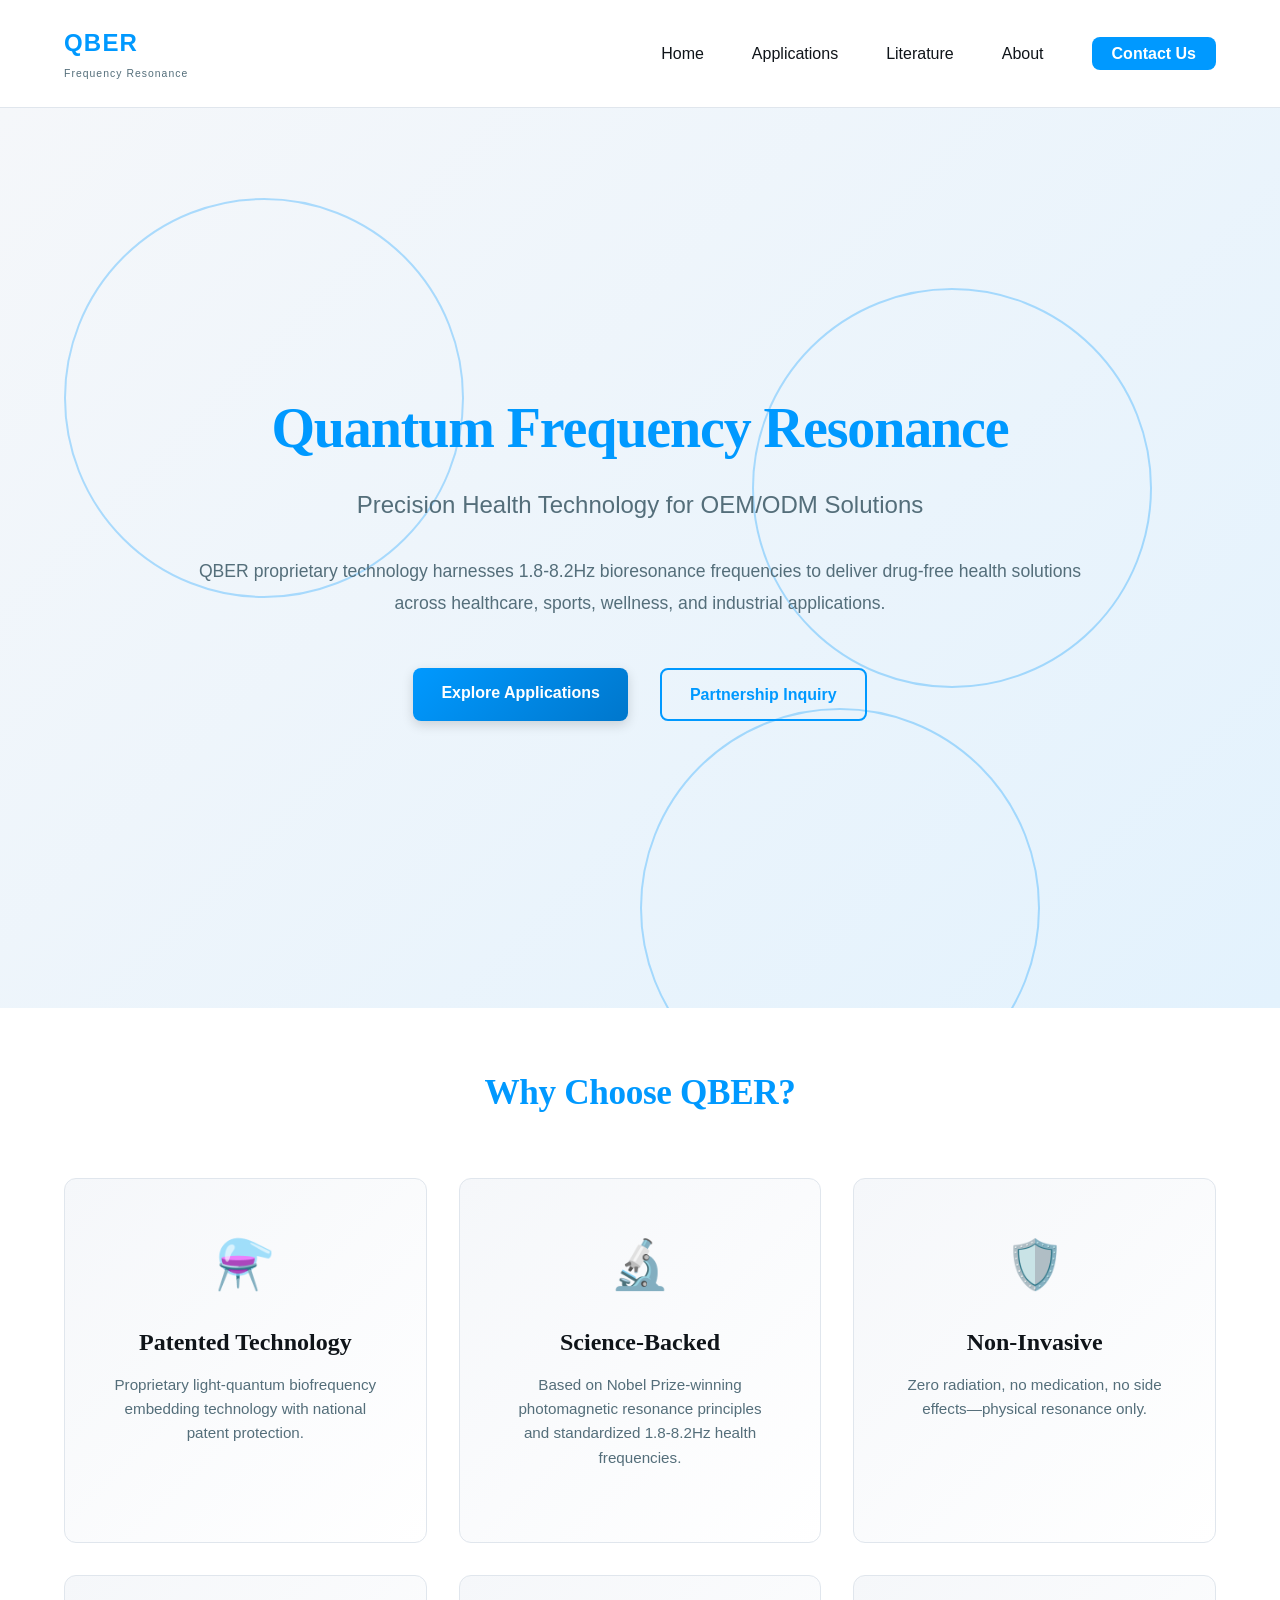
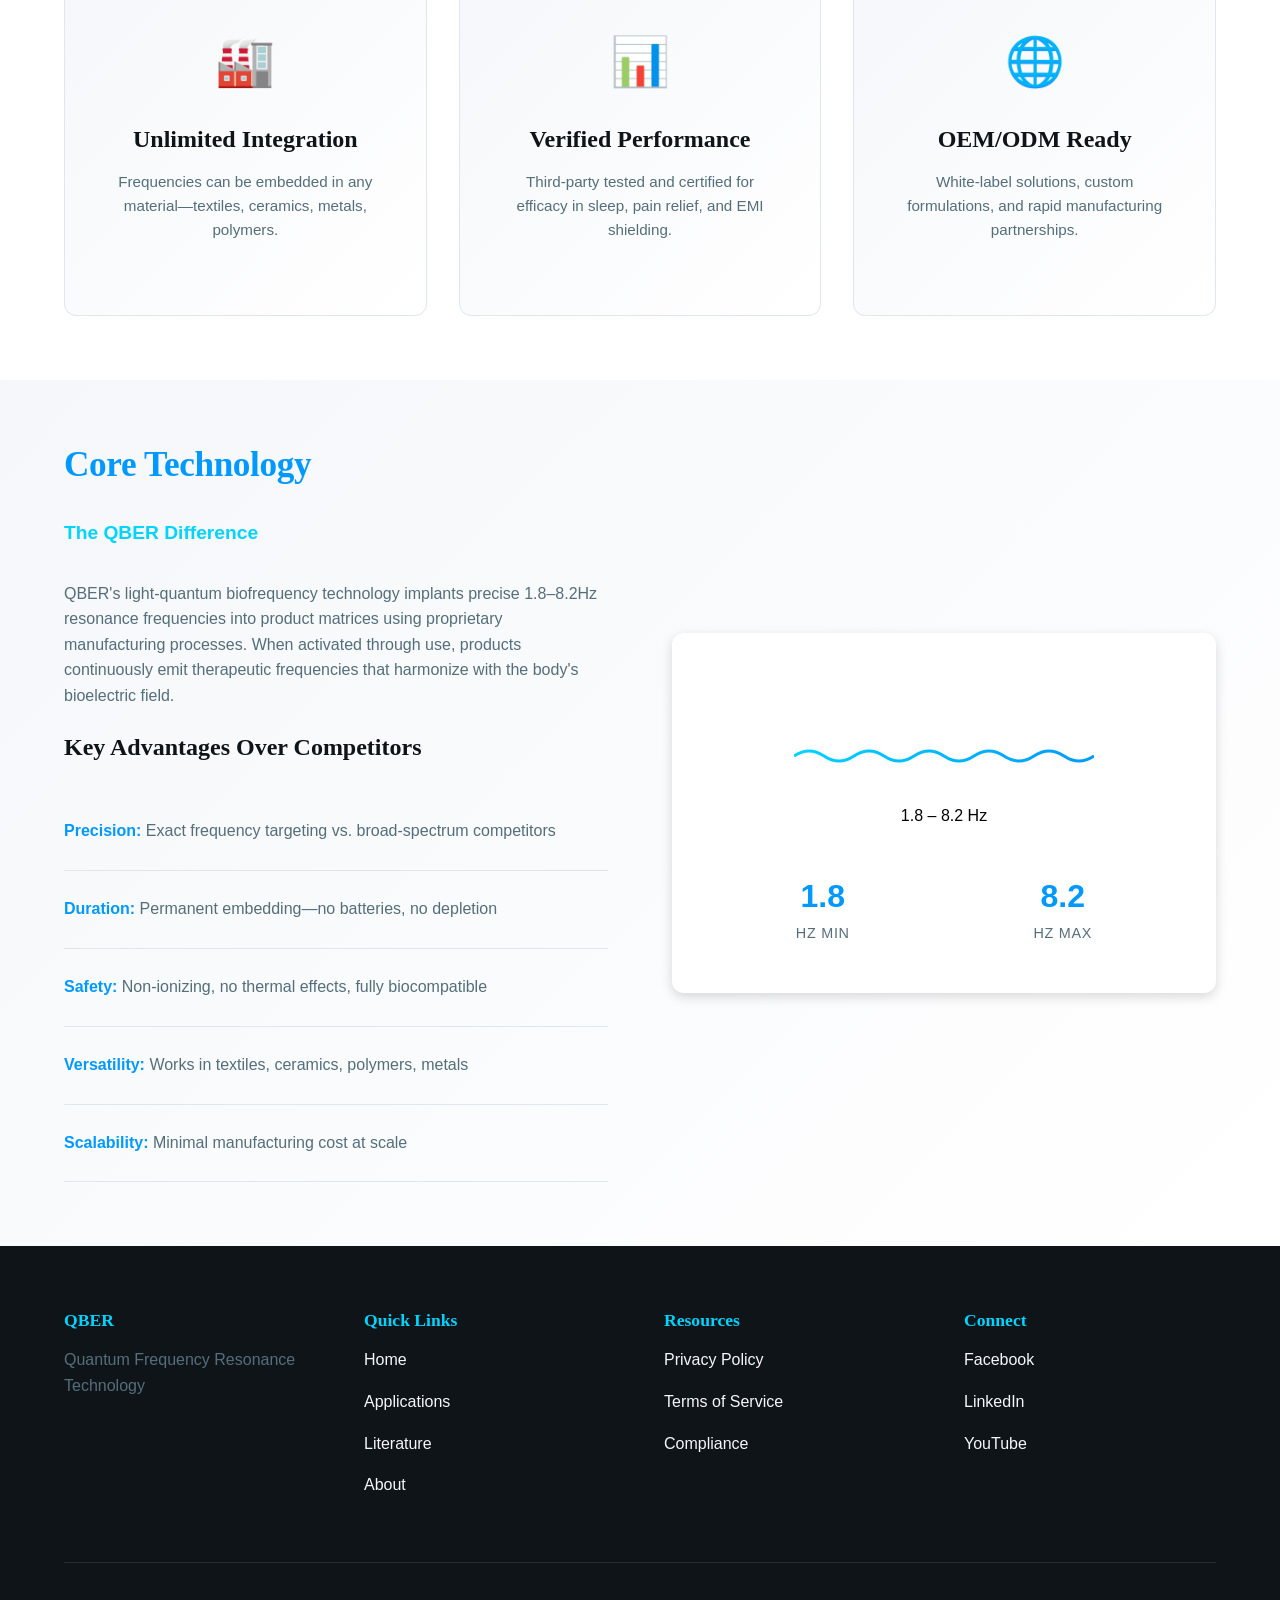
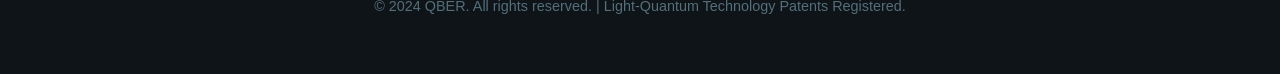
<file: index.html>
<!doctype html>
<html lang="en">
    <head>
        <meta charset="UTF-8" />
        <meta name="viewport" content="width=device-width, initial-scale=1.0" />
        <meta
            name="description"
            content="QBER - Quantum Frequency Resonance Technology for OEM/ODM Solutions"
        />
        <meta
            http-equiv="cache-control"
            content="no-cache, no-store, must-revalidate"
        />
        <meta http-equiv="pragma" content="no-cache" />
        <meta http-equiv="expires" content="0" />
        <title>QBER - Quantum Frequency Resonance Technology</title>
        <link rel="stylesheet" href="style.css?v=1.1" />
    </head>
    <body>
        <!-- Navigation -->
        <nav class="navbar" id="navbar">
            <div class="nav-container">
                <div class="nav-logo">
                    <a href="index.html">QBER</a>
                    <span class="logo-subtitle">Frequency Resonance</span>
                </div>
                <button
                    class="nav-toggle"
                    id="navToggle"
                    aria-label="Toggle navigation"
                >
                    <span></span>
                    <span></span>
                    <span></span>
                </button>
                <ul class="nav-menu" id="navMenu">
                    <li>
                        <a href="index.html" class="nav-link active">Home</a>
                    </li>
                    <li class="nav-dropdown">
                        <a href="applications.html" class="nav-link"
                            >Applications</a
                        >
                        <ul class="dropdown-menu">
                            <li>
                                <a href="green-energy.html" class="nav-link"
                                    >Green Energy</a
                                >
                            </li>
                            <li>
                                <a href="sports.html" class="nav-link"
                                    >Sports & Performance</a
                                >
                            </li>
                            <li>
                                <a href="food-agriculture.html" class="nav-link"
                                    >Food & Agriculture</a
                                >
                            </li>
                            <li>
                                <a href="healthcare.html" class="nav-link"
                                    >Healthcare</a
                                >
                            </li>
                            <li>
                                <a href="sleep-quality.html" class="nav-link"
                                    >Sleep Quality</a
                                >
                            </li>
                            <li>
                                <a href="industrial.html" class="nav-link"
                                    >Industrial Applications</a
                                >
                            </li>
                        </ul>
                    </li>
                    <li>
                        <a href="literature.html" class="nav-link"
                            >Literature</a
                        >
                    </li>
                    <li><a href="about.html" class="nav-link">About</a></li>
                    <li>
                        <a href="contact.html" class="nav-link contact-btn"
                            >Contact Us</a
                        >
                    </li>
                </ul>
            </div>
        </nav>

        <!-- Main Content -->
        <main>
            <!-- Hero Section -->
            <section class="hero">
                <div class="hero-background">
                    <div class="frequency-wave" style="--delay: 0s"></div>
                    <div class="frequency-wave" style="--delay: 0.5s"></div>
                    <div class="frequency-wave" style="--delay: 1s"></div>
                </div>
                <div class="hero-content">
                    <h1 class="hero-title">Quantum Frequency Resonance</h1>
                    <p class="hero-subtitle">
                        Precision Health Technology for OEM/ODM Solutions
                    </p>
                    <p class="hero-description">
                        QBER proprietary technology harnesses 1.8-8.2Hz
                        bioresonance frequencies to deliver drug-free health
                        solutions across healthcare, sports, wellness, and
                        industrial applications.
                    </p>
                    <div class="hero-cta">
                        <a href="applications.html" class="btn btn-primary"
                            >Explore Applications</a
                        >
                        <a href="contact.html" class="btn btn-secondary"
                            >Partnership Inquiry</a
                        >
                    </div>
                </div>
            </section>

            <!-- Key Strengths -->
            <section class="strengths">
                <div class="container">
                    <h2>Why Choose QBER?</h2>
                    <div class="strengths-grid">
                        <article class="strength-card">
                            <div class="strength-icon">⚗️</div>
                            <h3>Patented Technology</h3>
                            <p>
                                Proprietary light-quantum biofrequency embedding
                                technology with national patent protection.
                            </p>
                        </article>
                        <article class="strength-card">
                            <div class="strength-icon">🔬</div>
                            <h3>Science-Backed</h3>
                            <p>
                                Based on Nobel Prize-winning photomagnetic
                                resonance principles and standardized 1.8-8.2Hz
                                health frequencies.
                            </p>
                        </article>
                        <article class="strength-card">
                            <div class="strength-icon">🛡️</div>
                            <h3>Non-Invasive</h3>
                            <p>
                                Zero radiation, no medication, no side
                                effects—physical resonance only.
                            </p>
                        </article>
                        <article class="strength-card">
                            <div class="strength-icon">🏭</div>
                            <h3>Unlimited Integration</h3>
                            <p>
                                Frequencies can be embedded in any
                                material—textiles, ceramics, metals, polymers.
                            </p>
                        </article>
                        <article class="strength-card">
                            <div class="strength-icon">📊</div>
                            <h3>Verified Performance</h3>
                            <p>
                                Third-party tested and certified for efficacy in
                                sleep, pain relief, and EMI shielding.
                            </p>
                        </article>
                        <article class="strength-card">
                            <div class="strength-icon">🌐</div>
                            <h3>OEM/ODM Ready</h3>
                            <p>
                                White-label solutions, custom formulations, and
                                rapid manufacturing partnerships.
                            </p>
                        </article>
                    </div>
                </div>
            </section>

            <!-- Core Technology -->
            <section class="technology">
                <div class="container">
                    <div class="tech-layout">
                        <div class="tech-content">
                            <h2>Core Technology</h2>
                            <p class="tech-intro">The QBER Difference</p>
                            <p>
                                QBER's light-quantum biofrequency technology
                                implants precise 1.8–8.2Hz resonance frequencies
                                into product matrices using proprietary
                                manufacturing processes. When activated through
                                use, products continuously emit therapeutic
                                frequencies that harmonize with the body's
                                bioelectric field.
                            </p>
                            <h3>Key Advantages Over Competitors</h3>
                            <ul class="tech-list">
                                <li>
                                    <strong>Precision:</strong> Exact frequency
                                    targeting vs. broad-spectrum competitors
                                </li>
                                <li>
                                    <strong>Duration:</strong> Permanent
                                    embedding—no batteries, no depletion
                                </li>
                                <li>
                                    <strong>Safety:</strong> Non-ionizing, no
                                    thermal effects, fully biocompatible
                                </li>
                                <li>
                                    <strong>Versatility:</strong> Works in
                                    textiles, ceramics, polymers, metals
                                </li>
                                <li>
                                    <strong>Scalability:</strong> Minimal
                                    manufacturing cost at scale
                                </li>
                            </ul>
                        </div>
                        <div class="tech-visual">
                            <div class="frequency-display">
                                <div class="frequency-meter">
                                    <svg
                                        viewBox="0 0 300 150"
                                        class="wave-graph"
                                    >
                                        <defs>
                                            <linearGradient
                                                id="waveGradient"
                                                x1="0%"
                                                y1="0%"
                                                x2="100%"
                                                y2="0%"
                                            >
                                                <stop
                                                    offset="0%"
                                                    style="
                                                        stop-color: #00d4ff;
                                                        stop-opacity: 1;
                                                    "
                                                />
                                                <stop
                                                    offset="100%"
                                                    style="
                                                        stop-color: #0099ff;
                                                        stop-opacity: 1;
                                                    "
                                                />
                                            </linearGradient>
                                        </defs>
                                        <path
                                            d="M 0,75 Q 15,65 30,75 T 60,75 T 90,75 T 120,75 T 150,75 T 180,75 T 210,75 T 240,75 T 270,75 T 300,75"
                                            stroke="url(#waveGradient)"
                                            stroke-width="3"
                                            fill="none"
                                            class="wave-path"
                                        />
                                        <text
                                            x="150"
                                            y="140"
                                            text-anchor="middle"
                                            class="freq-label"
                                        >
                                            1.8 – 8.2 Hz
                                        </text>
                                    </svg>
                                </div>
                                <div class="frequency-stats">
                                    <div class="stat">
                                        <span class="stat-value">1.8</span>
                                        <span class="stat-label">Hz min</span>
                                    </div>
                                    <div class="stat">
                                        <span class="stat-value">8.2</span>
                                        <span class="stat-label">Hz max</span>
                                    </div>
                                </div>
                            </div>
                        </div>
                    </div>
                </div>
            </section>
        </main>

        <!-- Footer -->
        <footer class="footer">
            <div class="container">
                <div class="footer-content">
                    <div class="footer-section">
                        <h4>QBER</h4>
                        <p>Quantum Frequency Resonance Technology</p>
                    </div>
                    <div class="footer-section">
                        <h4>Quick Links</h4>
                        <ul>
                            <li><a href="index.html">Home</a></li>
                            <li>
                                <a href="applications.html">Applications</a>
                            </li>
                            <li><a href="literature.html">Literature</a></li>
                            <li><a href="about.html">About</a></li>
                        </ul>
                    </div>
                    <div class="footer-section">
                        <h4>Resources</h4>
                        <ul>
                            <li><a href="#">Privacy Policy</a></li>
                            <li><a href="#">Terms of Service</a></li>
                            <li><a href="#">Compliance</a></li>
                        </ul>
                    </div>
                    <div class="footer-section">
                        <h4>Connect</h4>
                        <ul>
                            <li><a href="#">Facebook</a></li>
                            <li><a href="#">LinkedIn</a></li>
                            <li><a href="#">YouTube</a></li>
                        </ul>
                    </div>
                </div>
                <div class="footer-bottom">
                    <p>
                        &copy; 2024 QBER. All rights reserved. | Light-Quantum
                        Technology Patents Registered.
                    </p>
                </div>
            </div>
        </footer>

        <script src="script.js"></script>
    </body>
</html>
</file>
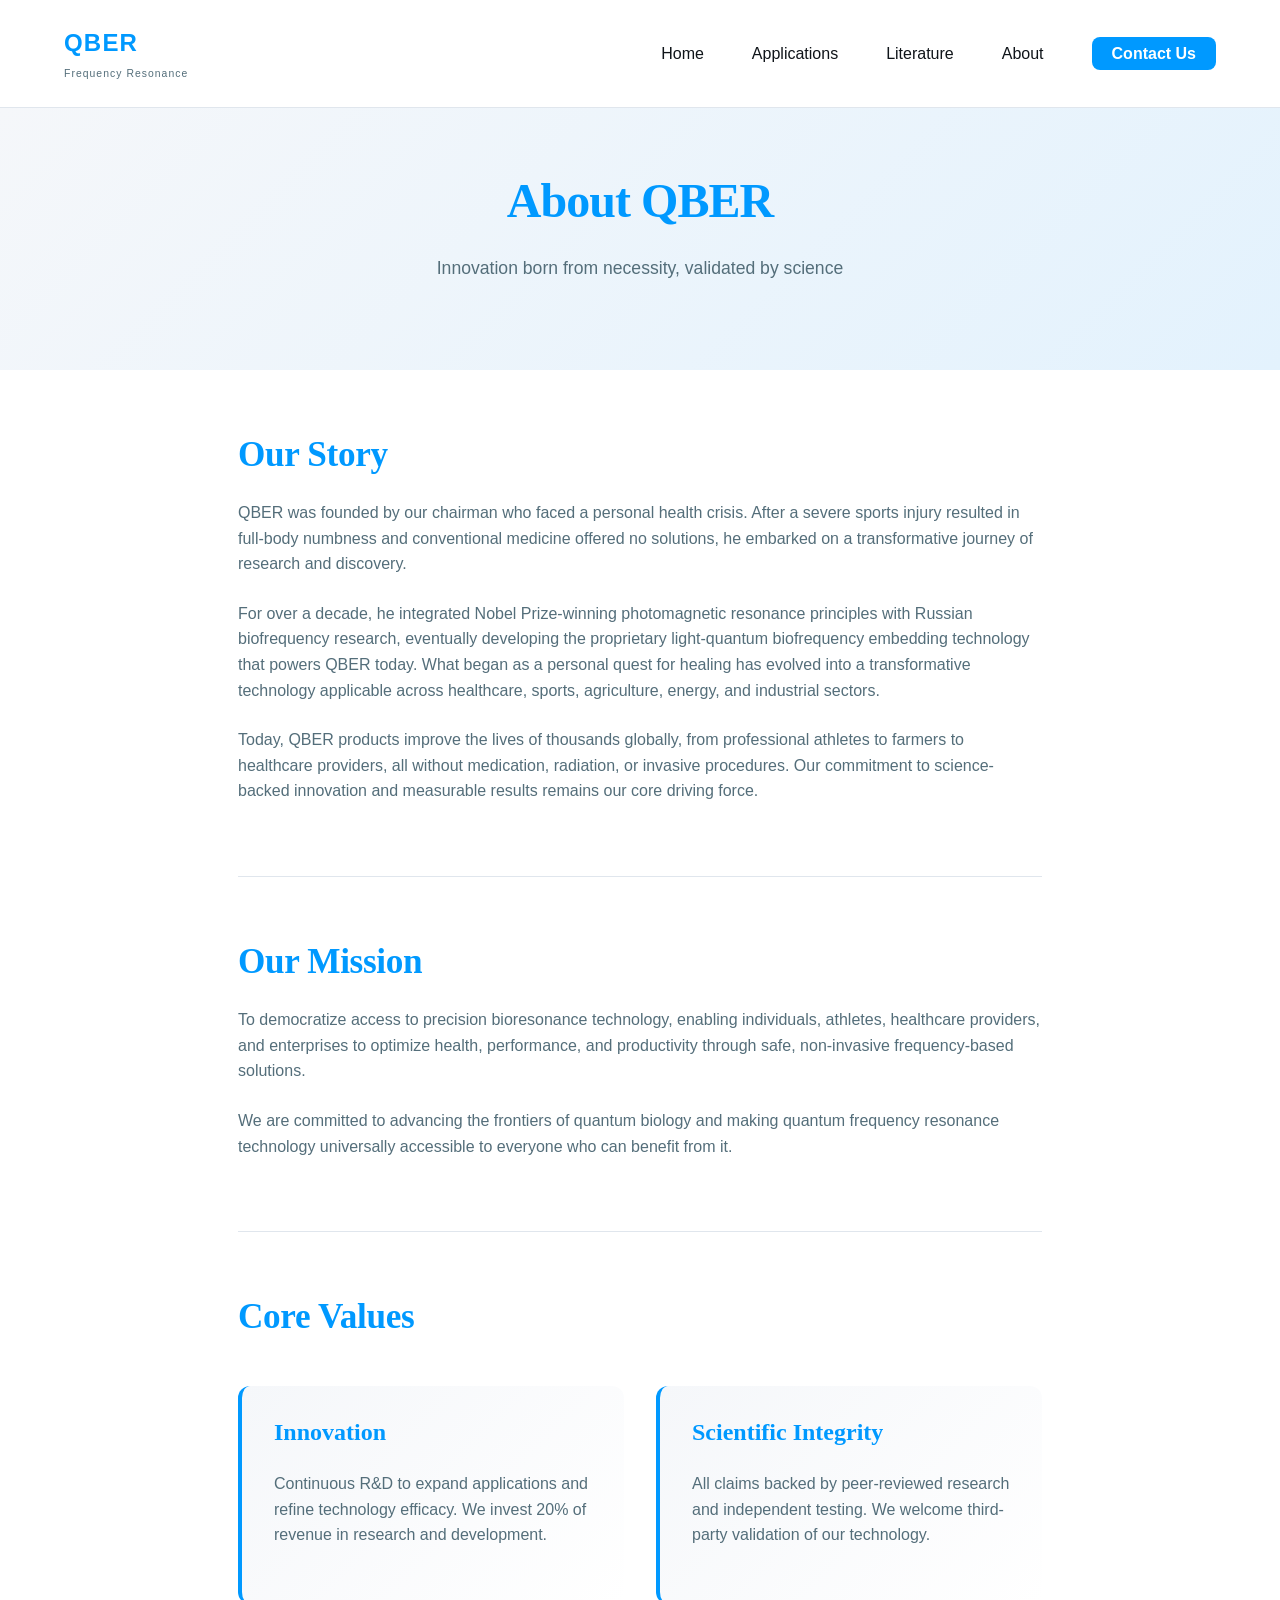
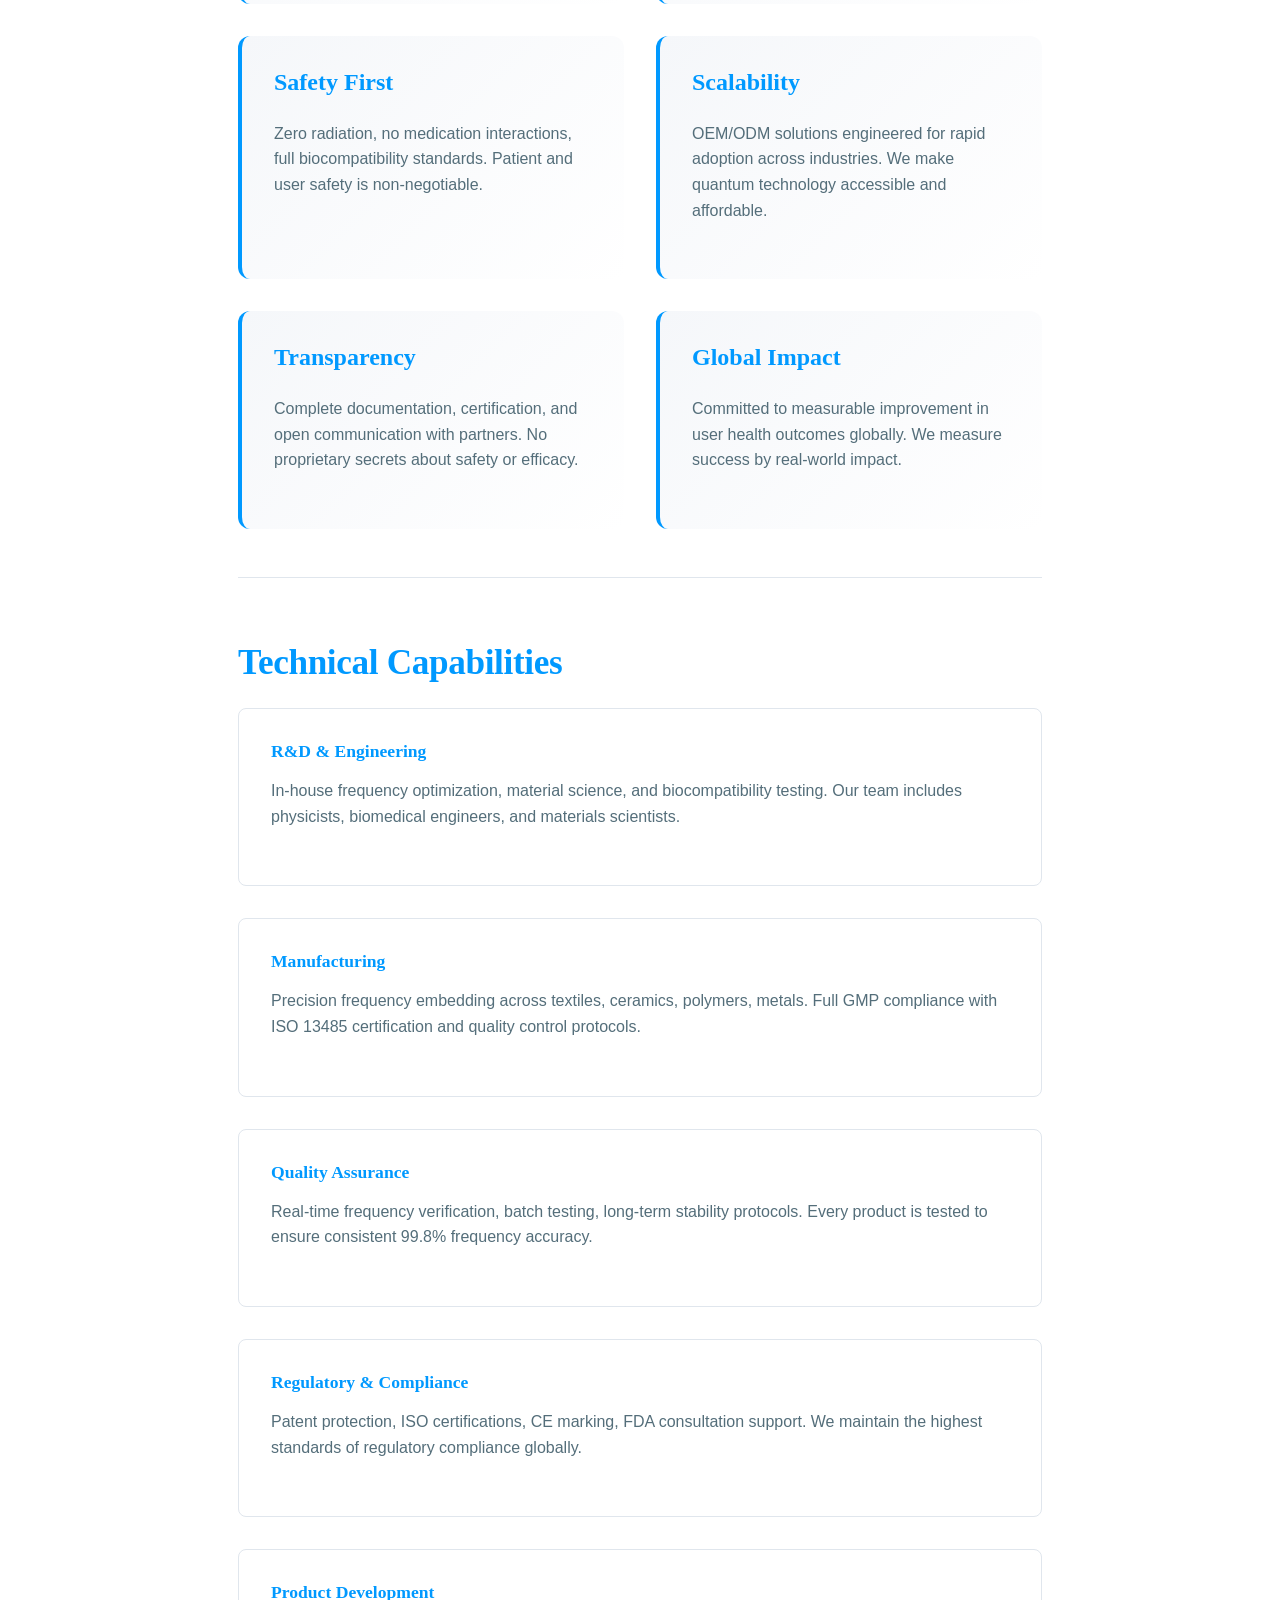
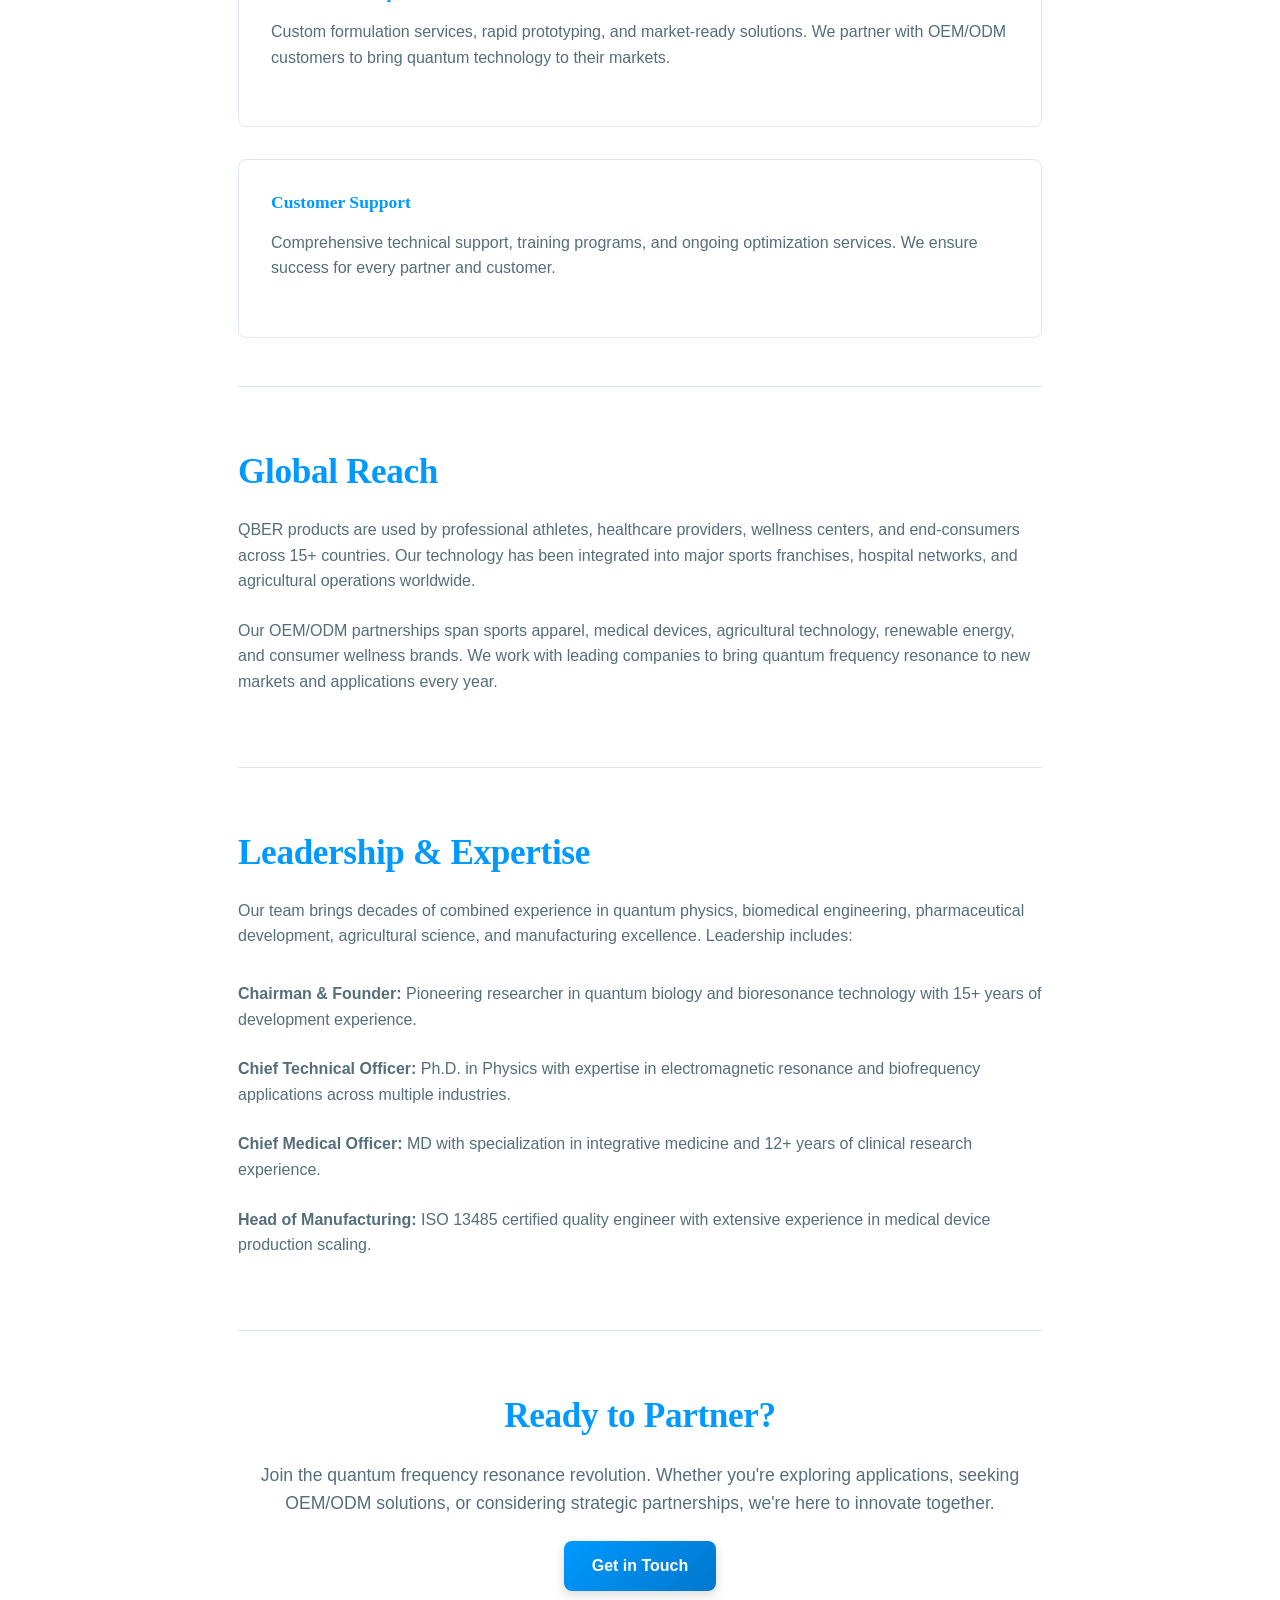
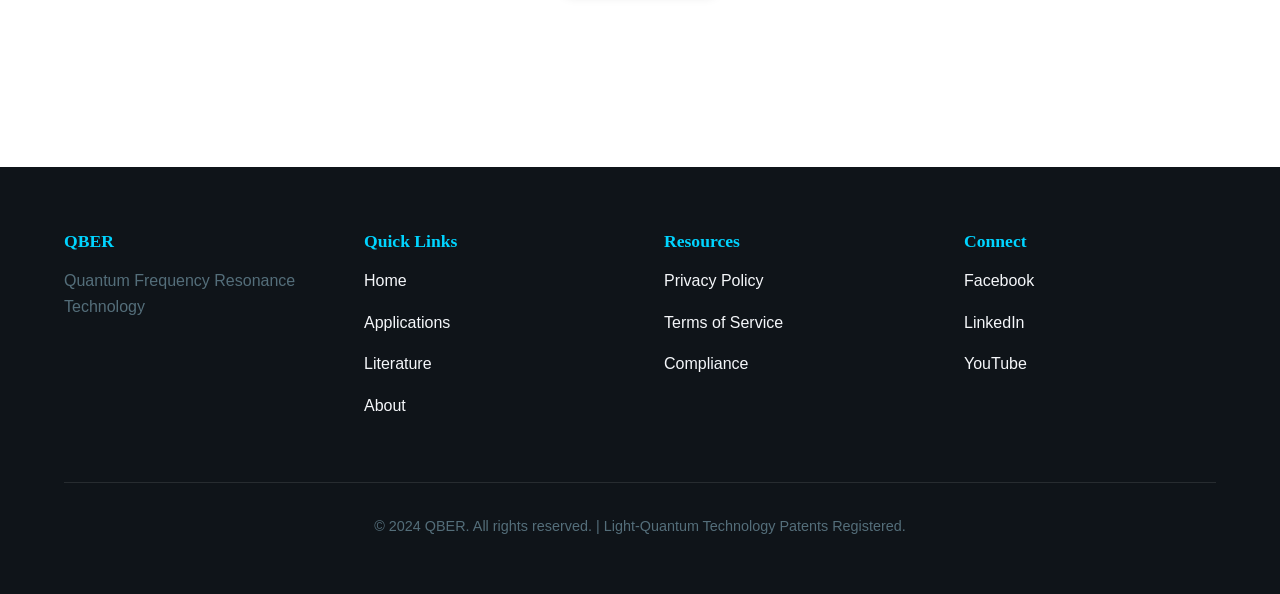
<file: about.html>
<!doctype html>
<html lang="en">
    <head>
        <meta charset="UTF-8" />
        <meta name="viewport" content="width=device-width, initial-scale=1.0" />
        <meta
            name="description"
            content="QBER About - Company Mission, Values & Capabilities"
        />
        <meta
            http-equiv="cache-control"
            content="no-cache, no-store, must-revalidate"
        />
        <meta http-equiv="pragma" content="no-cache" />
        <meta http-equiv="expires" content="0" />
        <title>QBER - About Us</title>
        <link rel="stylesheet" href="style.css?v=1.1" />
    </head>
    <body>
        <!-- Navigation -->
        <nav class="navbar" id="navbar">
            <div class="nav-container">
                <div class="nav-logo">
                    <a href="index.html">QBER</a>
                    <span class="logo-subtitle">Frequency Resonance</span>
                </div>
                <button
                    class="nav-toggle"
                    id="navToggle"
                    aria-label="Toggle navigation"
                >
                    <span></span>
                    <span></span>
                    <span></span>
                </button>
                <ul class="nav-menu" id="navMenu">
                    <li><a href="index.html" class="nav-link">Home</a></li>
                    <li class="nav-dropdown">
                        <a href="applications.html" class="nav-link"
                            >Applications</a
                        >
                        <ul class="dropdown-menu">
                            <li>
                                <a href="green-energy.html" class="nav-link"
                                    >Green Energy</a
                                >
                            </li>
                            <li>
                                <a href="sports.html" class="nav-link"
                                    >Sports & Performance</a
                                >
                            </li>
                            <li>
                                <a href="food-agriculture.html" class="nav-link"
                                    >Food & Agriculture</a
                                >
                            </li>
                            <li>
                                <a href="healthcare.html" class="nav-link"
                                    >Healthcare</a
                                >
                            </li>
                            <li>
                                <a href="sleep-quality.html" class="nav-link"
                                    >Sleep Quality</a
                                >
                            </li>
                            <li>
                                <a href="industrial.html" class="nav-link"
                                    >Industrial Applications</a
                                >
                            </li>
                        </ul>
                    </li>
                    <li>
                        <a href="literature.html" class="nav-link"
                            >Literature</a
                        >
                    </li>
                    <li>
                        <a href="about.html" class="nav-link active">About</a>
                    </li>
                    <li>
                        <a href="contact.html" class="nav-link contact-btn"
                            >Contact Us</a
                        >
                    </li>
                </ul>
            </div>
        </nav>

        <!-- Main Content -->
        <main>
            <!-- About Header -->
            <section class="about-header">
                <div class="container">
                    <h1>About QBER</h1>
                    <p
                        style="
                            font-size: 1.1rem;
                            color: #546e7a;
                            margin-top: 1rem;
                        "
                    >
                        Innovation born from necessity, validated by science
                    </p>
                </div>
            </section>

            <!-- About Content -->
            <section class="about-content">
                <div class="container">
                    <!-- Our Story -->
                    <section class="about-section">
                        <h2>Our Story</h2>
                        <p>
                            QBER was founded by our chairman who faced a
                            personal health crisis. After a severe sports injury
                            resulted in full-body numbness and conventional
                            medicine offered no solutions, he embarked on a
                            transformative journey of research and discovery.
                        </p>
                        <p>
                            For over a decade, he integrated Nobel Prize-winning
                            photomagnetic resonance principles with Russian
                            biofrequency research, eventually developing the
                            proprietary light-quantum biofrequency embedding
                            technology that powers QBER today. What began as a
                            personal quest for healing has evolved into a
                            transformative technology applicable across
                            healthcare, sports, agriculture, energy, and
                            industrial sectors.
                        </p>
                        <p>
                            Today, QBER products improve the lives of thousands
                            globally, from professional athletes to farmers to
                            healthcare providers, all without medication,
                            radiation, or invasive procedures. Our commitment to
                            science-backed innovation and measurable results
                            remains our core driving force.
                        </p>
                    </section>

                    <!-- Our Mission -->
                    <section class="about-section">
                        <h2>Our Mission</h2>
                        <p>
                            To democratize access to precision bioresonance
                            technology, enabling individuals, athletes,
                            healthcare providers, and enterprises to optimize
                            health, performance, and productivity through safe,
                            non-invasive frequency-based solutions.
                        </p>
                        <p>
                            We are committed to advancing the frontiers of
                            quantum biology and making quantum frequency
                            resonance technology universally accessible to
                            everyone who can benefit from it.
                        </p>
                    </section>

                    <!-- Core Values -->
                    <section class="about-section">
                        <h2>Core Values</h2>
                        <div class="values-grid">
                            <div class="value-card">
                                <h3>Innovation</h3>
                                <p>
                                    Continuous R&D to expand applications and
                                    refine technology efficacy. We invest 20% of
                                    revenue in research and development.
                                </p>
                            </div>
                            <div class="value-card">
                                <h3>Scientific Integrity</h3>
                                <p>
                                    All claims backed by peer-reviewed research
                                    and independent testing. We welcome
                                    third-party validation of our technology.
                                </p>
                            </div>
                            <div class="value-card">
                                <h3>Safety First</h3>
                                <p>
                                    Zero radiation, no medication interactions,
                                    full biocompatibility standards. Patient and
                                    user safety is non-negotiable.
                                </p>
                            </div>
                            <div class="value-card">
                                <h3>Scalability</h3>
                                <p>
                                    OEM/ODM solutions engineered for rapid
                                    adoption across industries. We make quantum
                                    technology accessible and affordable.
                                </p>
                            </div>
                            <div class="value-card">
                                <h3>Transparency</h3>
                                <p>
                                    Complete documentation, certification, and
                                    open communication with partners. No
                                    proprietary secrets about safety or
                                    efficacy.
                                </p>
                            </div>
                            <div class="value-card">
                                <h3>Global Impact</h3>
                                <p>
                                    Committed to measurable improvement in user
                                    health outcomes globally. We measure success
                                    by real-world impact.
                                </p>
                            </div>
                        </div>
                    </section>

                    <!-- Technical Capabilities -->
                    <section class="about-section">
                        <h2>Technical Capabilities</h2>
                        <div class="capabilities-list">
                            <div class="capability">
                                <h4>R&D & Engineering</h4>
                                <p>
                                    In-house frequency optimization, material
                                    science, and biocompatibility testing. Our
                                    team includes physicists, biomedical
                                    engineers, and materials scientists.
                                </p>
                            </div>
                            <div class="capability">
                                <h4>Manufacturing</h4>
                                <p>
                                    Precision frequency embedding across
                                    textiles, ceramics, polymers, metals. Full
                                    GMP compliance with ISO 13485 certification
                                    and quality control protocols.
                                </p>
                            </div>
                            <div class="capability">
                                <h4>Quality Assurance</h4>
                                <p>
                                    Real-time frequency verification, batch
                                    testing, long-term stability protocols.
                                    Every product is tested to ensure consistent
                                    99.8% frequency accuracy.
                                </p>
                            </div>
                            <div class="capability">
                                <h4>Regulatory & Compliance</h4>
                                <p>
                                    Patent protection, ISO certifications, CE
                                    marking, FDA consultation support. We
                                    maintain the highest standards of regulatory
                                    compliance globally.
                                </p>
                            </div>
                            <div class="capability">
                                <h4>Product Development</h4>
                                <p>
                                    Custom formulation services, rapid
                                    prototyping, and market-ready solutions. We
                                    partner with OEM/ODM customers to bring
                                    quantum technology to their markets.
                                </p>
                            </div>
                            <div class="capability">
                                <h4>Customer Support</h4>
                                <p>
                                    Comprehensive technical support, training
                                    programs, and ongoing optimization services.
                                    We ensure success for every partner and
                                    customer.
                                </p>
                            </div>
                        </div>
                    </section>

                    <!-- Global Reach -->
                    <section class="about-section">
                        <h2>Global Reach</h2>
                        <p>
                            QBER products are used by professional athletes,
                            healthcare providers, wellness centers, and
                            end-consumers across 15+ countries. Our technology
                            has been integrated into major sports franchises,
                            hospital networks, and agricultural operations
                            worldwide.
                        </p>
                        <p>
                            Our OEM/ODM partnerships span sports apparel,
                            medical devices, agricultural technology, renewable
                            energy, and consumer wellness brands. We work with
                            leading companies to bring quantum frequency
                            resonance to new markets and applications every
                            year.
                        </p>
                    </section>

                    <!-- Team & Leadership -->
                    <section class="about-section">
                        <h2>Leadership & Expertise</h2>
                        <p>
                            Our team brings decades of combined experience in
                            quantum physics, biomedical engineering,
                            pharmaceutical development, agricultural science,
                            and manufacturing excellence. Leadership includes:
                        </p>
                        <div style="margin-top: 2rem">
                            <p>
                                <strong>Chairman & Founder:</strong> Pioneering
                                researcher in quantum biology and bioresonance
                                technology with 15+ years of development
                                experience.
                            </p>
                            <p style="margin-top: 1rem">
                                <strong>Chief Technical Officer:</strong> Ph.D.
                                in Physics with expertise in electromagnetic
                                resonance and biofrequency applications across
                                multiple industries.
                            </p>
                            <p style="margin-top: 1rem">
                                <strong>Chief Medical Officer:</strong> MD with
                                specialization in integrative medicine and 12+
                                years of clinical research experience.
                            </p>
                            <p style="margin-top: 1rem">
                                <strong>Head of Manufacturing:</strong> ISO
                                13485 certified quality engineer with extensive
                                experience in medical device production scaling.
                            </p>
                        </div>
                    </section>

                    <!-- Call to Action -->
                    <section
                        class="about-section"
                        style="text-align: center; border-bottom: none"
                    >
                        <h2>Ready to Partner?</h2>
                        <p style="margin: 1.5rem 0; font-size: 1.1rem">
                            Join the quantum frequency resonance revolution.
                            Whether you're exploring applications, seeking
                            OEM/ODM solutions, or considering strategic
                            partnerships, we're here to innovate together.
                        </p>
                        <a href="contact.html" class="btn btn-primary"
                            >Get in Touch</a
                        >
                    </section>
                </div>
            </section>
        </main>

        <!-- Footer -->
        <footer class="footer">
            <div class="container">
                <div class="footer-content">
                    <div class="footer-section">
                        <h4>QBER</h4>
                        <p>Quantum Frequency Resonance Technology</p>
                    </div>
                    <div class="footer-section">
                        <h4>Quick Links</h4>
                        <ul>
                            <li><a href="index.html">Home</a></li>
                            <li>
                                <a href="applications.html">Applications</a>
                            </li>
                            <li><a href="literature.html">Literature</a></li>
                            <li><a href="about.html">About</a></li>
                        </ul>
                    </div>
                    <div class="footer-section">
                        <h4>Resources</h4>
                        <ul>
                            <li><a href="#">Privacy Policy</a></li>
                            <li><a href="#">Terms of Service</a></li>
                            <li><a href="#">Compliance</a></li>
                        </ul>
                    </div>
                    <div class="footer-section">
                        <h4>Connect</h4>
                        <ul>
                            <li><a href="#">Facebook</a></li>
                            <li><a href="#">LinkedIn</a></li>
                            <li><a href="#">YouTube</a></li>
                        </ul>
                    </div>
                </div>
                <div class="footer-bottom">
                    <p>
                        &copy; 2024 QBER. All rights reserved. | Light-Quantum
                        Technology Patents Registered.
                    </p>
                </div>
            </div>
        </footer>

        <script src="script.js"></script>
    </body>
</html>
</file>
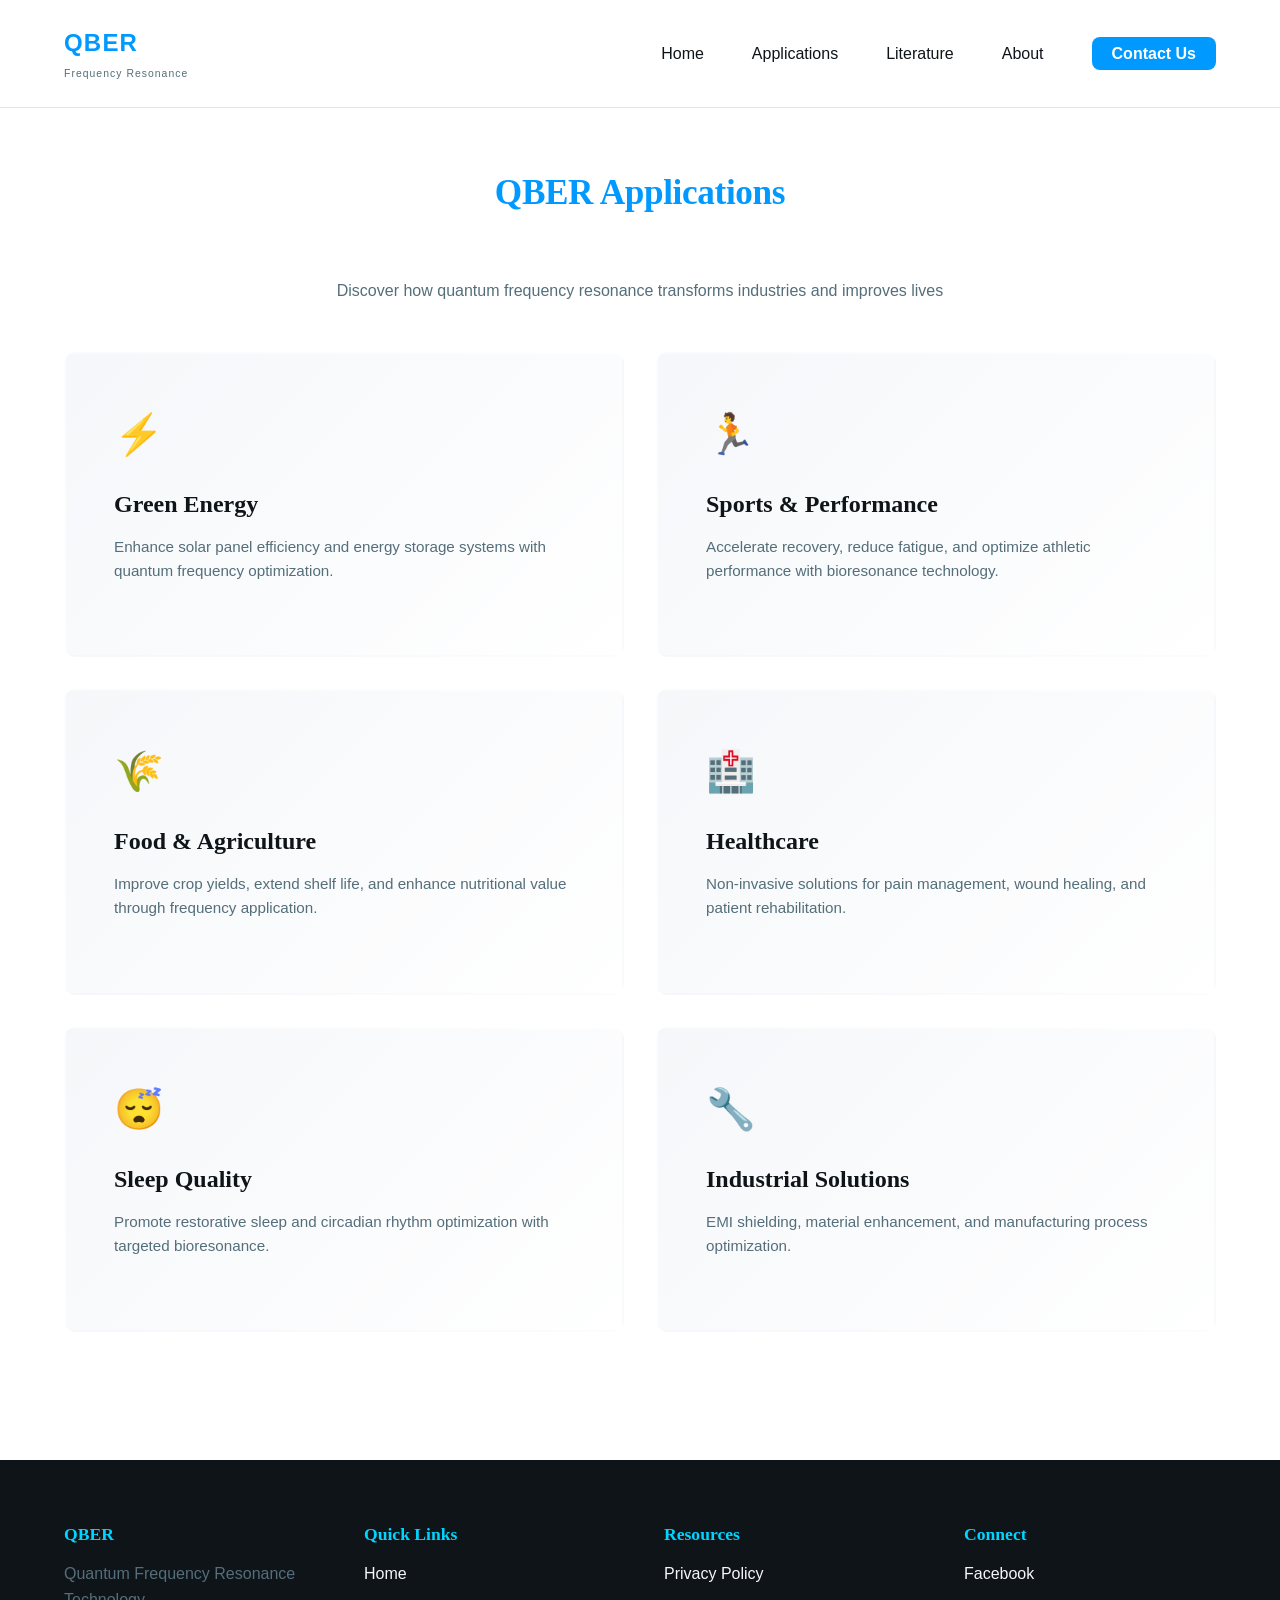
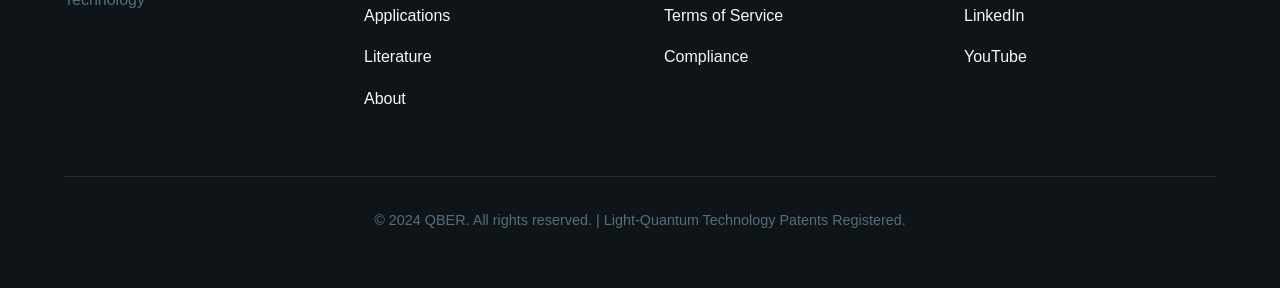
<file: applications.html>
<!doctype html>
<html lang="en">
    <head>
        <meta charset="UTF-8" />
        <meta name="viewport" content="width=device-width, initial-scale=1.0" />
        <meta
            name="description"
            content="QBER Applications - Quantum Frequency Resonance Technology Solutions"
        />
        <meta
            http-equiv="cache-control"
            content="no-cache, no-store, must-revalidate"
        />
        <meta http-equiv="pragma" content="no-cache" />
        <meta http-equiv="expires" content="0" />
        <title>QBER - Applications</title>
        <link rel="stylesheet" href="style.css?v=1.1" />
    </head>
    <body>
        <!-- Navigation -->
        <nav class="navbar" id="navbar">
            <div class="nav-container">
                <div class="nav-logo">
                    <a href="index.html">QBER</a>
                    <span class="logo-subtitle">Frequency Resonance</span>
                </div>
                <button
                    class="nav-toggle"
                    id="navToggle"
                    aria-label="Toggle navigation"
                >
                    <span></span>
                    <span></span>
                    <span></span>
                </button>
                <ul class="nav-menu" id="navMenu">
                    <li><a href="index.html" class="nav-link">Home</a></li>
                    <li class="nav-dropdown">
                        <a href="applications.html" class="nav-link active"
                            >Applications</a
                        >
                        <ul class="dropdown-menu">
                            <li>
                                <a href="green-energy.html" class="nav-link"
                                    >Green Energy</a
                                >
                            </li>
                            <li>
                                <a href="sports.html" class="nav-link"
                                    >Sports & Performance</a
                                >
                            </li>
                            <li>
                                <a href="food-agriculture.html" class="nav-link"
                                    >Food & Agriculture</a
                                >
                            </li>
                            <li>
                                <a href="healthcare.html" class="nav-link"
                                    >Healthcare</a
                                >
                            </li>
                            <li>
                                <a href="sleep-quality.html" class="nav-link"
                                    >Sleep Quality</a
                                >
                            </li>
                            <li>
                                <a href="industrial.html" class="nav-link"
                                    >Industrial Applications</a
                                >
                            </li>
                        </ul>
                    </li>
                    <li>
                        <a href="literature.html" class="nav-link"
                            >Literature</a
                        >
                    </li>
                    <li><a href="about.html" class="nav-link">About</a></li>
                    <li>
                        <a href="contact.html" class="nav-link contact-btn"
                            >Contact Us</a
                        >
                    </li>
                </ul>
            </div>
        </nav>

        <!-- Main Content -->
        <main>
            <!-- Applications Section -->
            <section class="applications">
                <div class="container">
                    <h2>QBER Applications</h2>
                    <p
                        style="
                            text-align: center;
                            margin-bottom: 3rem;
                            color: #546e7a;
                        "
                    >
                        Discover how quantum frequency resonance transforms
                        industries and improves lives
                    </p>

                    <div class="apps-showcase">
                        <article
                            class="app-tile"
                            onclick="window.location.href = 'green-energy.html'"
                        >
                            <div class="app-icon">⚡</div>
                            <h3>Green Energy</h3>
                            <p>
                                Enhance solar panel efficiency and energy
                                storage systems with quantum frequency
                                optimization.
                            </p>
                        </article>
                        <article
                            class="app-tile"
                            onclick="window.location.href = 'sports.html'"
                        >
                            <div class="app-icon">🏃</div>
                            <h3>Sports & Performance</h3>
                            <p>
                                Accelerate recovery, reduce fatigue, and
                                optimize athletic performance with bioresonance
                                technology.
                            </p>
                        </article>
                        <article
                            class="app-tile"
                            onclick="
                                window.location.href = 'food-agriculture.html'
                            "
                        >
                            <div class="app-icon">🌾</div>
                            <h3>Food & Agriculture</h3>
                            <p>
                                Improve crop yields, extend shelf life, and
                                enhance nutritional value through frequency
                                application.
                            </p>
                        </article>
                        <article
                            class="app-tile"
                            onclick="window.location.href = 'healthcare.html'"
                        >
                            <div class="app-icon">🏥</div>
                            <h3>Healthcare</h3>
                            <p>
                                Non-invasive solutions for pain management,
                                wound healing, and patient rehabilitation.
                            </p>
                        </article>
                        <article
                            class="app-tile"
                            onclick="
                                swindow.location.href = 'sleep-quality.html'
                            "
                        >
                            <div class="app-icon">😴</div>
                            <h3>Sleep Quality</h3>
                            <p>
                                Promote restorative sleep and circadian rhythm
                                optimization with targeted bioresonance.
                            </p>
                        </article>
                        <article
                            class="app-tile"
                            onclick="window.location.href = 'industrial.html'"
                        >
                            <div class="app-icon">🔧</div>
                            <h3>Industrial Solutions</h3>
                            <p>
                                EMI shielding, material enhancement, and
                                manufacturing process optimization.
                            </p>
                        </article>
                    </div>
                </div>
            </section>
        </main>

        <!-- Footer -->
        <footer class="footer">
            <div class="container">
                <div class="footer-content">
                    <div class="footer-section">
                        <h4>QBER</h4>
                        <p>Quantum Frequency Resonance Technology</p>
                    </div>
                    <div class="footer-section">
                        <h4>Quick Links</h4>
                        <ul>
                            <li><a href="index.html">Home</a></li>
                            <li>
                                <a href="applications.html">Applications</a>
                            </li>
                            <li><a href="literature.html">Literature</a></li>
                            <li><a href="about.html">About</a></li>
                        </ul>
                    </div>
                    <div class="footer-section">
                        <h4>Resources</h4>
                        <ul>
                            <li><a href="#">Privacy Policy</a></li>
                            <li><a href="#">Terms of Service</a></li>
                            <li><a href="#">Compliance</a></li>
                        </ul>
                    </div>
                    <div class="footer-section">
                        <h4>Connect</h4>
                        <ul>
                            <li><a href="#">Facebook</a></li>
                            <li><a href="#">LinkedIn</a></li>
                            <li><a href="#">YouTube</a></li>
                        </ul>
                    </div>
                </div>
                <div class="footer-bottom">
                    <p>
                        &copy; 2024 QBER. All rights reserved. | Light-Quantum
                        Technology Patents Registered.
                    </p>
                </div>
            </div>
        </footer>

        <script>
            // Show detail page based on URL parameter or scroll to it
            function scrollToDetail(appName) {
                // Hide all detail pages
                document.querySelectorAll(".detail-page").forEach((page) => {
                    page.classList.remove("active");
                });

                // Show selected detail page
                const targetDetail = document.getElementById(
                    `detail-${appName}`,
                );
                if (targetDetail) {
                    targetDetail.classList.add("active");
                    targetDetail.scrollIntoView({ behavior: "smooth" });
                }
            }

            // Load app from URL parameter on page load
            document.addEventListener("DOMContentLoaded", () => {
                const appParam = new URLSearchParams(
                    window.location.search,
                ).get("app");
                if (appParam) {
                    scrollToDetail(appParam);
                }
            });
        </script>
        <script src="script.js"></script>
    </body>
</html>
</file>
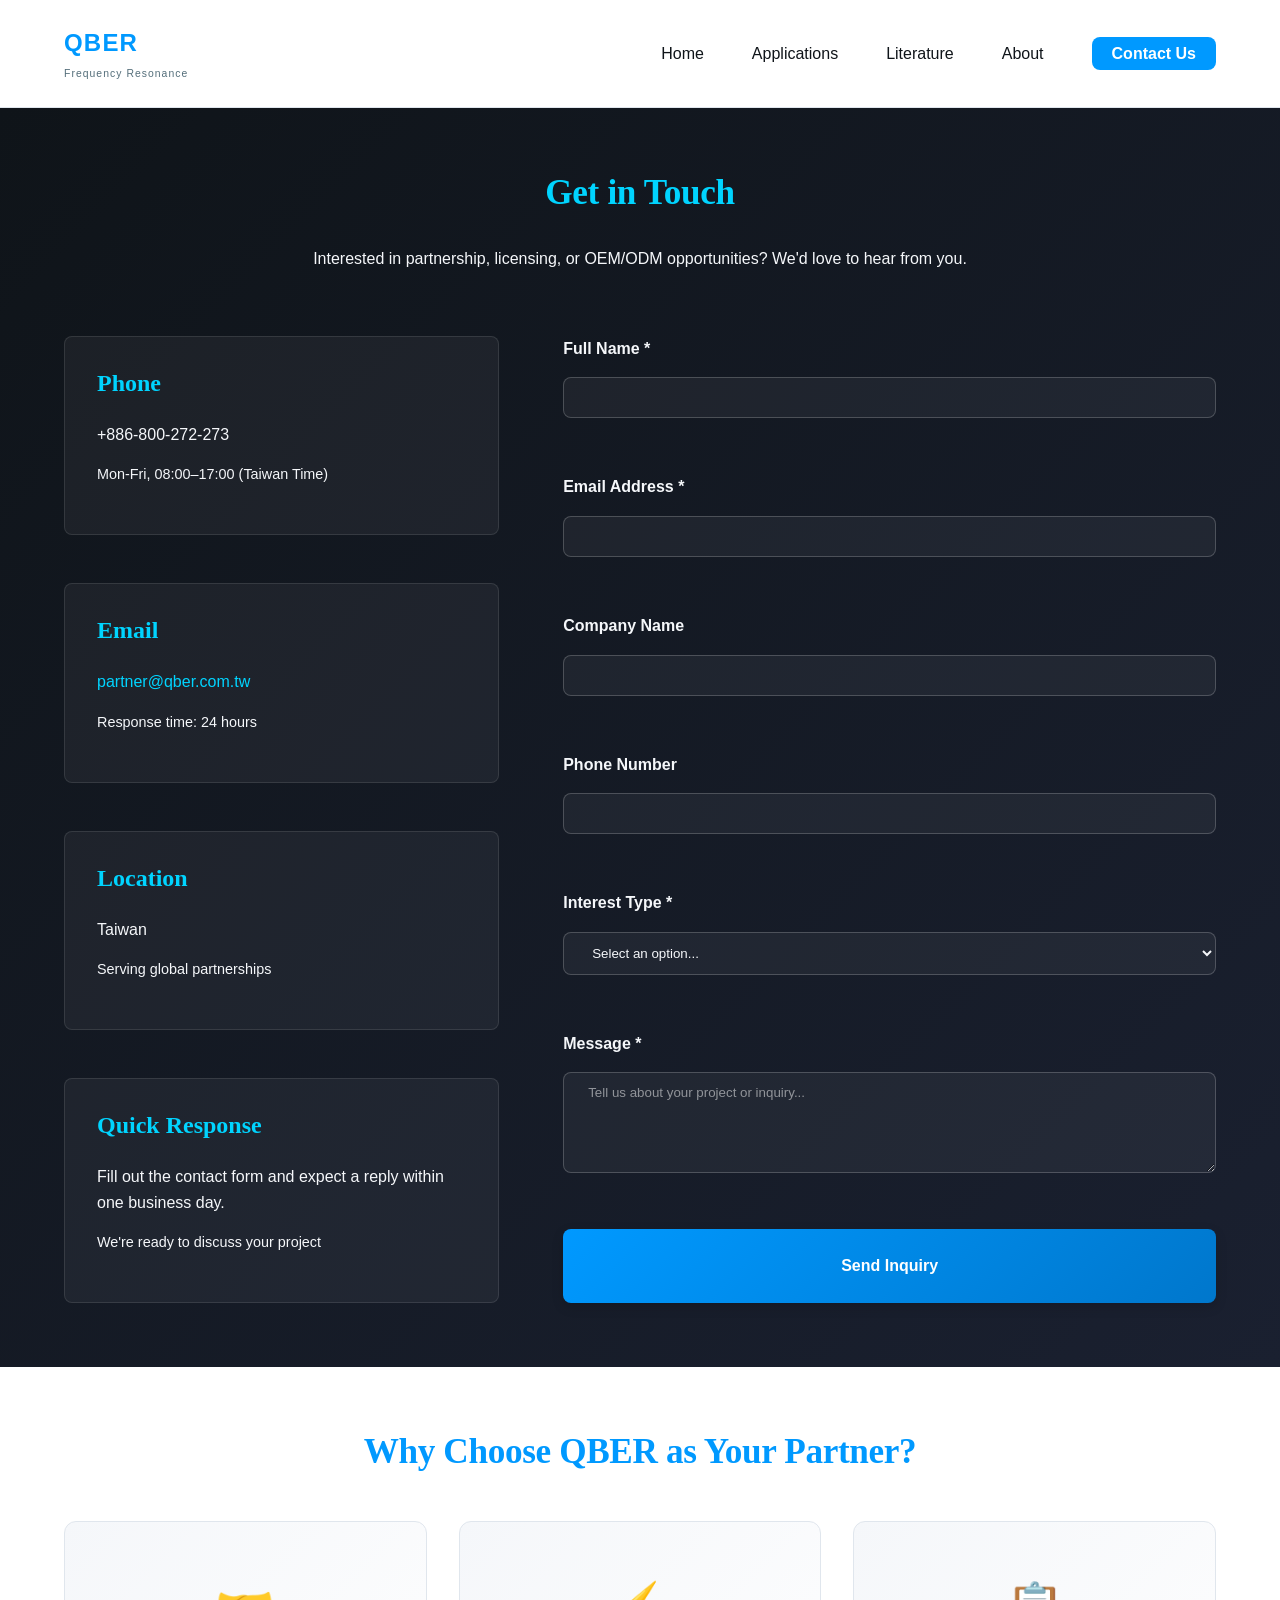
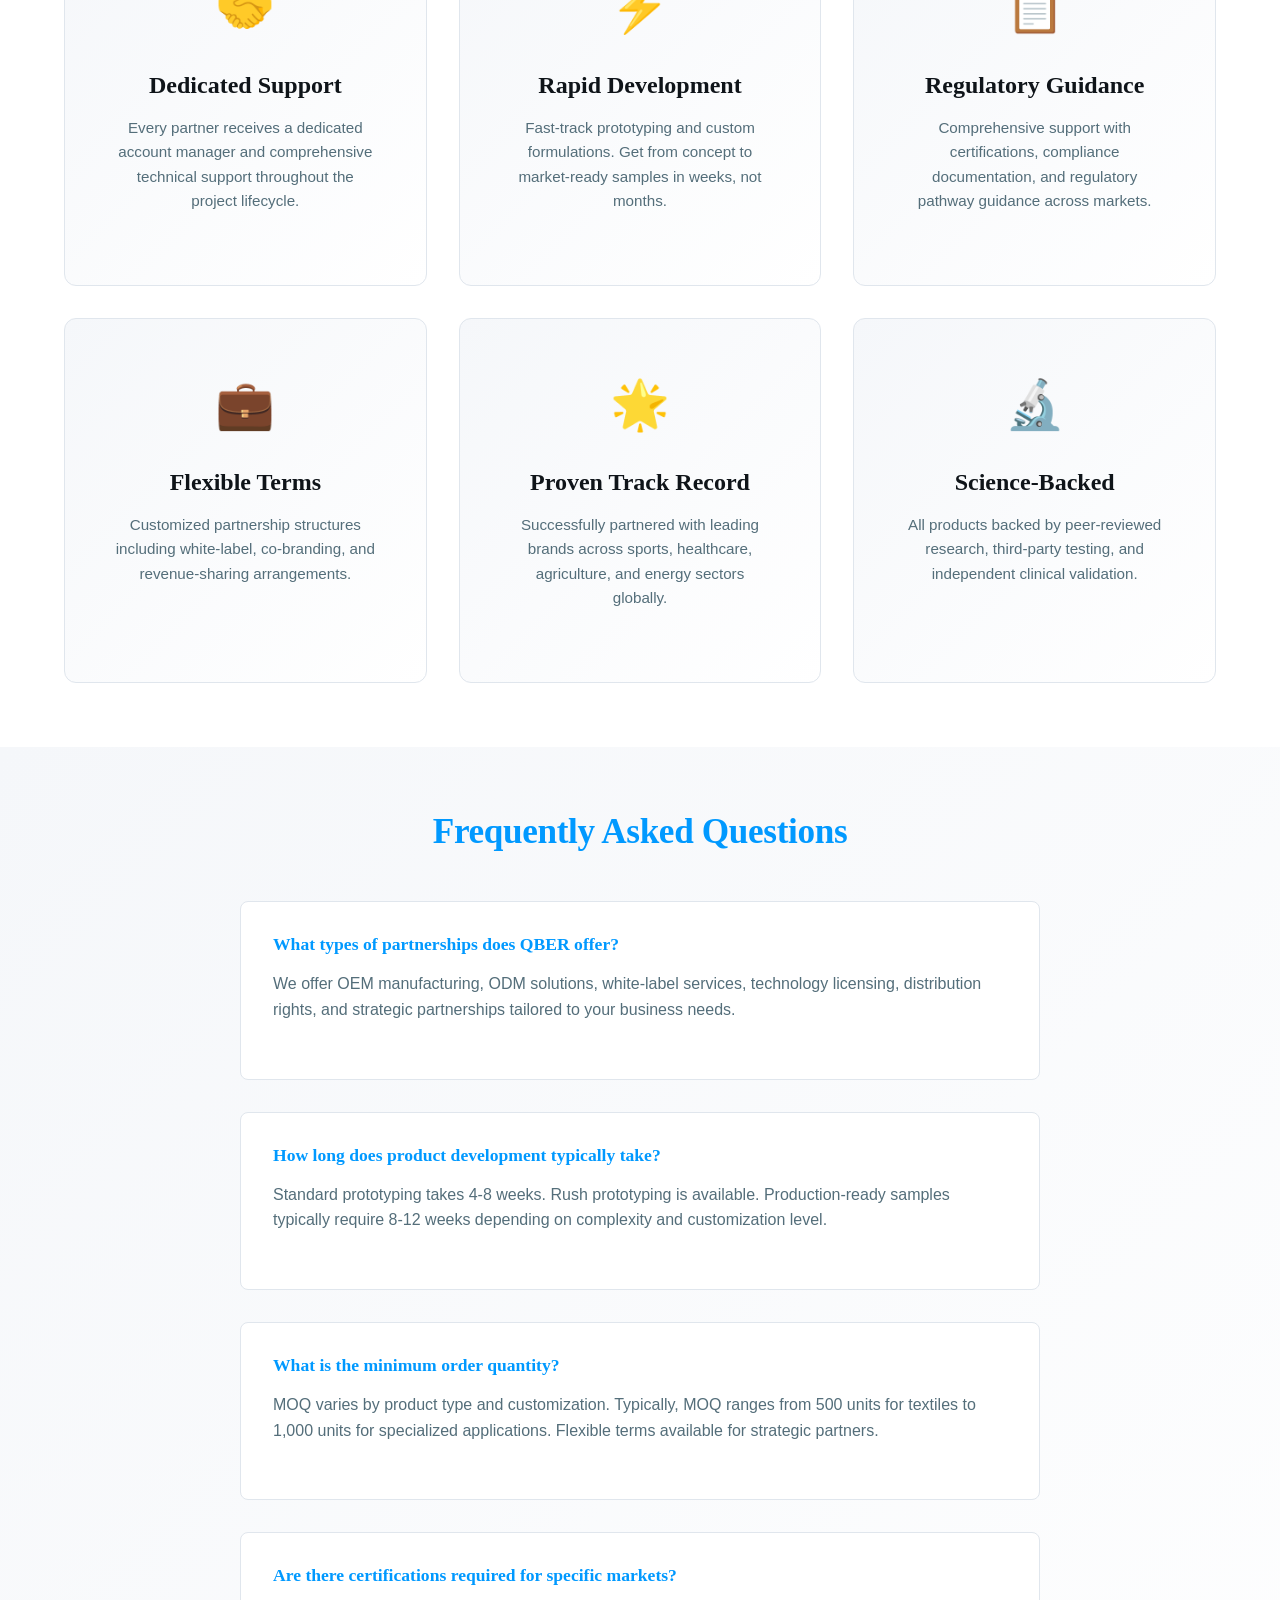
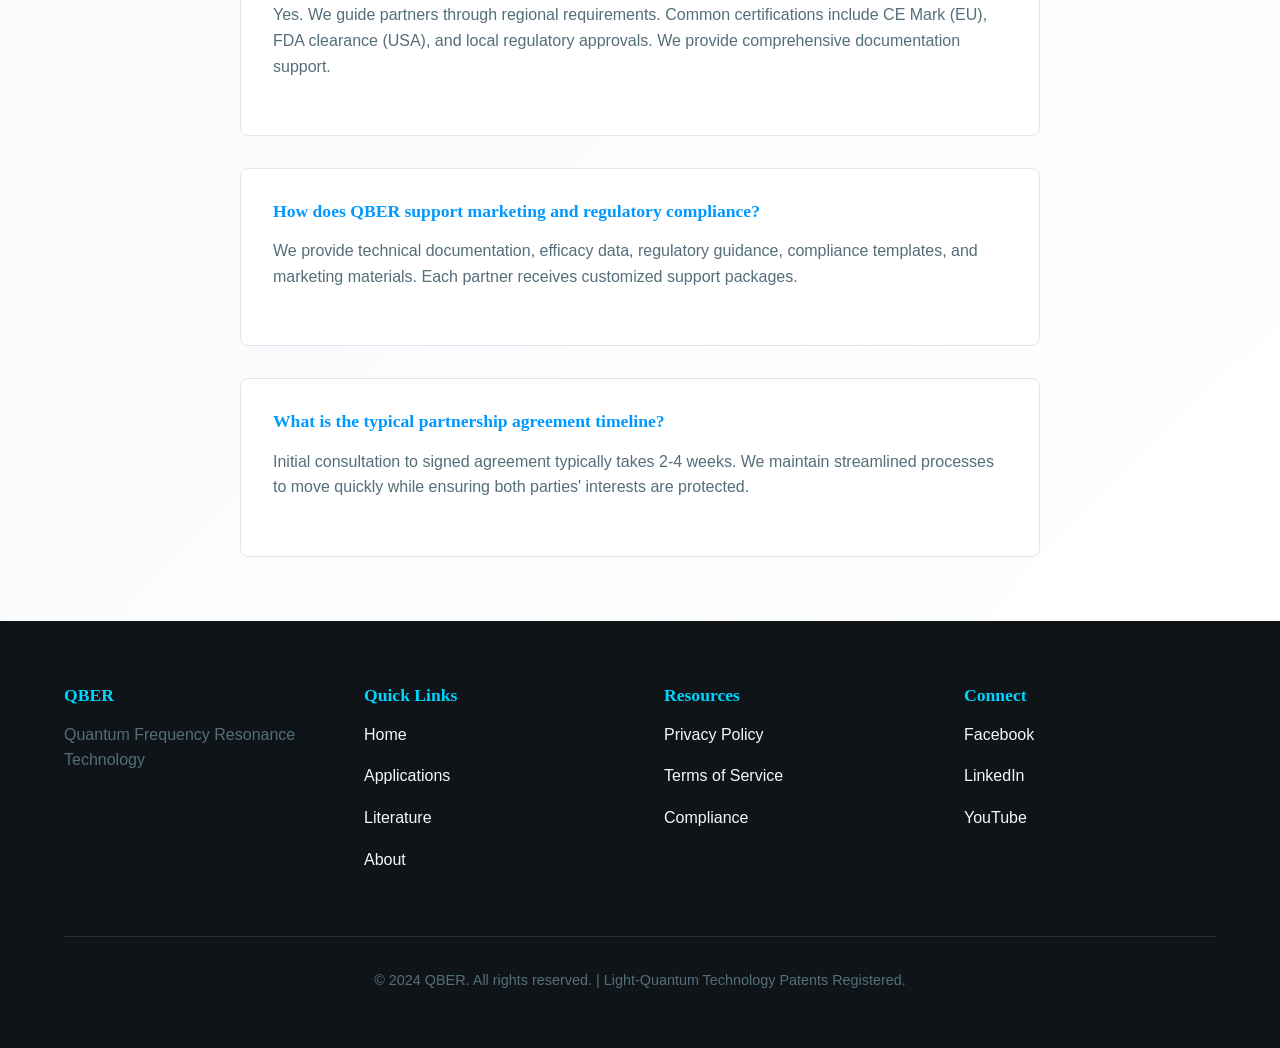
<file: contact.html>
<!DOCTYPE html>
<html lang="en">
<head>
    <meta charset="UTF-8">
    <meta name="viewport" content="width=device-width, initial-scale=1.0">
    <meta name="description" content="QBER Contact - Get in Touch for Partnerships & Inquiries">
    <meta http-equiv="cache-control" content="no-cache, no-store, must-revalidate">
    <meta http-equiv="pragma" content="no-cache">
    <meta http-equiv="expires" content="0">
    <title>QBER - Contact Us</title>
    <link rel="stylesheet" href="style.css?v=1.1">
</head>
<body>
    <!-- Navigation -->
    <nav class="navbar" id="navbar">
        <div class="nav-container">
            <div class="nav-logo">
                <a href="index.html">QBER</a>
                <span class="logo-subtitle">Frequency Resonance</span>
            </div>
            <button class="nav-toggle" id="navToggle" aria-label="Toggle navigation">
                <span></span>
                <span></span>
                <span></span>
            </button>
            <ul class="nav-menu" id="navMenu">
                <li><a href="index.html" class="nav-link">Home</a></li>
                <li class="nav-dropdown">
                    <a href="applications.html" class="nav-link">Applications</a>
                    <ul class="dropdown-menu">
                        <li><a href="green-energy.html" class="nav-link">Green Energy</a></li>
                        <li><a href="sports.html" class="nav-link">Sports & Performance</a></li>
                        <li><a href="food-agriculture.html" class="nav-link">Food & Agriculture</a></li>
                        <li><a href="healthcare.html" class="nav-link">Healthcare</a></li>
                        <li><a href="sleep-quality.html" class="nav-link">Sleep Quality</a></li>
                        <li><a href="industrial.html" class="nav-link">Industrial Applications</a></li>
                    </ul>
                </li>
                <li><a href="literature.html" class="nav-link">Literature</a></li>
                <li><a href="about.html" class="nav-link">About</a></li>
                <li><a href="contact.html" class="nav-link contact-btn active">Contact Us</a></li>
            </ul>
        </div>
    </nav>

    <!-- Main Content -->
    <main>
        <!-- Contact Section -->
        <section class="contact-section">
            <div class="container">
                <h2>Get in Touch</h2>
                <p class="section-subtitle">Interested in partnership, licensing, or OEM/ODM opportunities? We'd love to hear from you.</p>

                <div class="contact-content">
                    <!-- Contact Information -->
                    <div class="contact-info">
                        <article class="contact-method">
                            <h3>Phone</h3>
                            <p>+886-800-272-273</p>
                            <p class="contact-hours">Mon-Fri, 08:00–17:00 (Taiwan Time)</p>
                        </article>

                        <article class="contact-method">
                            <h3>Email</h3>
                            <p><a href="mailto:partner@qber.com.tw">partner@qber.com.tw</a></p>
                            <p class="contact-hours">Response time: 24 hours</p>
                        </article>

                        <article class="contact-method">
                            <h3>Location</h3>
                            <p>Taiwan</p>
                            <p class="contact-hours">Serving global partnerships</p>
                        </article>

                        <article class="contact-method">
                            <h3>Quick Response</h3>
                            <p>Fill out the contact form and expect a reply within one business day.</p>
                            <p class="contact-hours">We're ready to discuss your project</p>
                        </article>
                    </div>

                    <!-- Contact Form -->
                    <form class="contact-form" id="contactForm">
                        <div class="form-group">
                            <label for="name">Full Name *</label>
                            <input type="text" id="name" name="name" required>
                        </div>

                        <div class="form-group">
                            <label for="email">Email Address *</label>
                            <input type="email" id="email" name="email" required>
                        </div>

                        <div class="form-group">
                            <label for="company">Company Name</label>
                            <input type="text" id="company" name="company">
                        </div>

                        <div class="form-group">
                            <label for="phone">Phone Number</label>
                            <input type="tel" id="phone" name="phone">
                        </div>

                        <div class="form-group">
                            <label for="interest">Interest Type *</label>
                            <select id="interest" name="interest" required>
                                <option value="">Select an option...</option>
                                <option value="oem">OEM Manufacturing</option>
                                <option value="odm">ODM Solutions</option>
                                <option value="partnership">Strategic Partnership</option>
                                <option value="licensing">Technology Licensing</option>
                                <option value="distribution">Distribution Rights</option>
                                <option value="research">Research Collaboration</option>
                                <option value="product-inquiry">Product Inquiry</option>
                                <option value="other">Other</option>
                            </select>
                        </div>

                        <div class="form-group">
                            <label for="message">Message *</label>
                            <textarea id="message" name="message" rows="5" required placeholder="Tell us about your project or inquiry..."></textarea>
                        </div>

                        <button type="submit" class="btn btn-primary" style="width: 100%;">Send Inquiry</button>
                    </form>
                </div>
            </div>
        </section>

        <!-- Additional Information Section -->
        <section style="padding: 4rem 1.5rem; background: white;">
            <div class="container">
                <h2 style="text-align: center; color: #0099ff; margin-bottom: 3rem;">Why Choose QBER as Your Partner?</h2>

                <div class="strengths-grid">
                    <article class="strength-card">
                        <div class="strength-icon">🤝</div>
                        <h3>Dedicated Support</h3>
                        <p>Every partner receives a dedicated account manager and comprehensive technical support throughout the project lifecycle.</p>
                    </article>

                    <article class="strength-card">
                        <div class="strength-icon">⚡</div>
                        <h3>Rapid Development</h3>
                        <p>Fast-track prototyping and custom formulations. Get from concept to market-ready samples in weeks, not months.</p>
                    </article>

                    <article class="strength-card">
                        <div class="strength-icon">📋</div>
                        <h3>Regulatory Guidance</h3>
                        <p>Comprehensive support with certifications, compliance documentation, and regulatory pathway guidance across markets.</p>
                    </article>

                    <article class="strength-card">
                        <div class="strength-icon">💼</div>
                        <h3>Flexible Terms</h3>
                        <p>Customized partnership structures including white-label, co-branding, and revenue-sharing arrangements.</p>
                    </article>

                    <article class="strength-card">
                        <div class="strength-icon">🌟</div>
                        <h3>Proven Track Record</h3>
                        <p>Successfully partnered with leading brands across sports, healthcare, agriculture, and energy sectors globally.</p>
                    </article>

                    <article class="strength-card">
                        <div class="strength-icon">🔬</div>
                        <h3>Science-Backed</h3>
                        <p>All products backed by peer-reviewed research, third-party testing, and independent clinical validation.</p>
                    </article>
                </div>
            </div>
        </section>

        <!-- FAQ Section -->
        <section style="padding: 4rem 1.5rem; background: linear-gradient(135deg, #f5f7fa, #ffffff);">
            <div class="container">
                <h2 style="text-align: center; color: #0099ff; margin-bottom: 3rem;">Frequently Asked Questions</h2>

                <div style="max-width: 800px; margin: 0 auto;">
                    <div class="capability" style="margin-bottom: 2rem;">
                        <h4>What types of partnerships does QBER offer?</h4>
                        <p>We offer OEM manufacturing, ODM solutions, white-label services, technology licensing, distribution rights, and strategic partnerships tailored to your business needs.</p>
                    </div>

                    <div class="capability" style="margin-bottom: 2rem;">
                        <h4>How long does product development typically take?</h4>
                        <p>Standard prototyping takes 4-8 weeks. Rush prototyping is available. Production-ready samples typically require 8-12 weeks depending on complexity and customization level.</p>
                    </div>

                    <div class="capability" style="margin-bottom: 2rem;">
                        <h4>What is the minimum order quantity?</h4>
                        <p>MOQ varies by product type and customization. Typically, MOQ ranges from 500 units for textiles to 1,000 units for specialized applications. Flexible terms available for strategic partners.</p>
                    </div>

                    <div class="capability" style="margin-bottom: 2rem;">
                        <h4>Are there certifications required for specific markets?</h4>
                        <p>Yes. We guide partners through regional requirements. Common certifications include CE Mark (EU), FDA clearance (USA), and local regulatory approvals. We provide comprehensive documentation support.</p>
                    </div>

                    <div class="capability" style="margin-bottom: 2rem;">
                        <h4>How does QBER support marketing and regulatory compliance?</h3>
                        <p>We provide technical documentation, efficacy data, regulatory guidance, compliance templates, and marketing materials. Each partner receives customized support packages.</p>
                    </div>

                    <div class="capability">
                        <h4>What is the typical partnership agreement timeline?</h4>
                        <p>Initial consultation to signed agreement typically takes 2-4 weeks. We maintain streamlined processes to move quickly while ensuring both parties' interests are protected.</p>
                    </div>
                </div>
            </div>
        </section>
    </main>

    <!-- Footer -->
    <footer class="footer">
        <div class="container">
            <div class="footer-content">
                <div class="footer-section">
                    <h4>QBER</h4>
                    <p>Quantum Frequency Resonance Technology</p>
                </div>
                <div class="footer-section">
                    <h4>Quick Links</h4>
                    <ul>
                        <li><a href="index.html">Home</a></li>
                        <li><a href="applications.html">Applications</a></li>
                        <li><a href="literature.html">Literature</a></li>
                        <li><a href="about.html">About</a></li>
                    </ul>
                </div>
                <div class="footer-section">
                    <h4>Resources</h4>
                    <ul>
                        <li><a href="#">Privacy Policy</a></li>
                        <li><a href="#">Terms of Service</a></li>
                        <li><a href="#">Compliance</a></li>
                    </ul>
                </div>
                <div class="footer-section">
                    <h4>Connect</h4>
                    <ul>
                        <li><a href="#">Facebook</a></li>
                        <li><a href="#">LinkedIn</a></li>
                        <li><a href="#">YouTube</a></li>
                    </ul>
                </div>
            </div>
            <div class="footer-bottom">
                <p>&copy; 2024 QBER. All rights reserved. | Light-Quantum Technology Patents Registered.</p>
            </div>
        </div>
    </footer>

    <script src="script.js"></script>
</body>
</html>
</file>
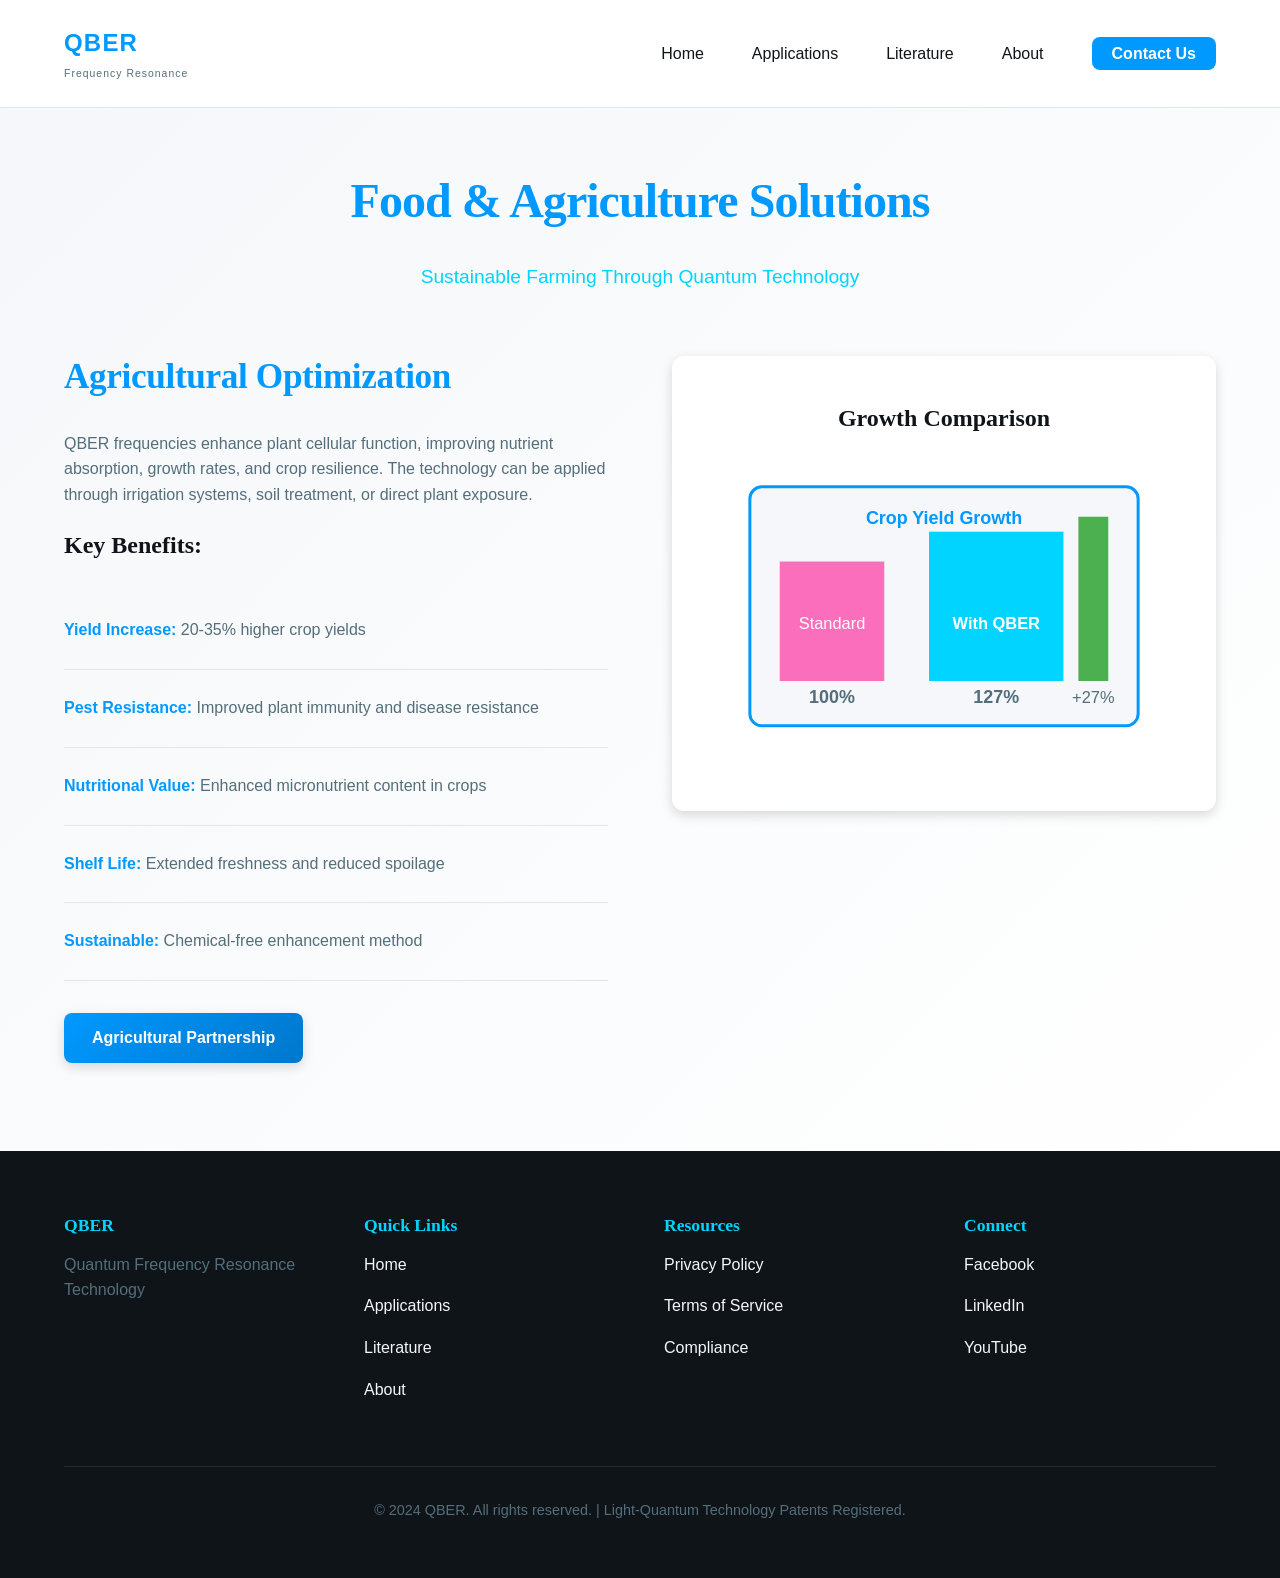
<file: food-agriculture.html>
<!doctype html>
<html lang="en">
    <head>
        <meta charset="UTF-8" />
        <meta name="viewport" content="width=device-width, initial-scale=1.0" />
        <meta
            name="description"
            content="QBER Applications - Quantum Frequency Resonance Technology Solutions"
        />
        <meta
            http-equiv="cache-control"
            content="no-cache, no-store, must-revalidate"
        />
        <meta http-equiv="pragma" content="no-cache" />
        <meta http-equiv="expires" content="0" />
        <title>QBER - Applications</title>
        <link rel="stylesheet" href="style.css?v=1.1" />
    </head>
    <body>
        <!-- Navigation -->
        <nav class="navbar" id="navbar">
            <div class="nav-container">
                <div class="nav-logo">
                    <a href="index.html">QBER</a>
                    <span class="logo-subtitle">Frequency Resonance</span>
                </div>
                <button
                    class="nav-toggle"
                    id="navToggle"
                    aria-label="Toggle navigation"
                >
                    <span></span>
                    <span></span>
                    <span></span>
                </button>
                <ul class="nav-menu" id="navMenu">
                    <li><a href="index.html" class="nav-link">Home</a></li>
                    <li class="nav-dropdown">
                        <a href="applications.html" class="nav-link"
                            >Applications</a
                        >
                        <ul class="dropdown-menu">
                            <li>
                                <a href="green-energy.html" class="nav-link"
                                    >Green Energy</a
                                >
                            </li>
                            <li>
                                <a href="sports.html" class="nav-link"
                                    >Sports & Performance</a
                                >
                            </li>
                            <li>
                                <a
                                    href="food-agriculture.html"
                                    class="nav-link active"
                                    >Food & Agriculture</a
                                >
                            </li>
                            <li>
                                <a href="healthcare.html" class="nav-link"
                                    >Healthcare</a
                                >
                            </li>
                            <li>
                                <a href="sleep-quality.html" class="nav-link"
                                    >Sleep Quality</a
                                >
                            </li>
                            <li>
                                <a href="industrial.html" class="nav-link"
                                    >Industrial Applications</a
                                >
                            </li>
                        </ul>
                    </li>
                    <li>
                        <a href="literature.html" class="nav-link"
                            >Literature</a
                        >
                    </li>
                    <li><a href="about.html" class="nav-link">About</a></li>
                    <li>
                        <a href="contact.html" class="nav-link contact-btn"
                            >Contact Us</a
                        >
                    </li>
                </ul>
            </div>
        </nav>

        <!-- Main Content -->
        <main>
            <section class="app-detail">
                <div class="container">
                    <!-- Food & Agriculture Detail -->
                    <div class="detail-page" id="detail-food">
                        <div class="detail-header">
                            <h1>Food & Agriculture Solutions</h1>
                            <p style="color: #00d4ff; font-size: 1.2rem">
                                Sustainable Farming Through Quantum Technology
                            </p>
                        </div>
                        <div class="detail-content">
                            <div class="detail-text">
                                <h2>Agricultural Optimization</h2>
                                <p>
                                    QBER frequencies enhance plant cellular
                                    function, improving nutrient absorption,
                                    growth rates, and crop resilience. The
                                    technology can be applied through irrigation
                                    systems, soil treatment, or direct plant
                                    exposure.
                                </p>
                                <h3>Key Benefits:</h3>
                                <ul class="tech-list">
                                    <li>
                                        <strong>Yield Increase:</strong> 20-35%
                                        higher crop yields
                                    </li>
                                    <li>
                                        <strong>Pest Resistance:</strong>
                                        Improved plant immunity and disease
                                        resistance
                                    </li>
                                    <li>
                                        <strong>Nutritional Value:</strong>
                                        Enhanced micronutrient content in crops
                                    </li>
                                    <li>
                                        <strong>Shelf Life:</strong> Extended
                                        freshness and reduced spoilage
                                    </li>
                                    <li>
                                        <strong>Sustainable:</strong>
                                        Chemical-free enhancement method
                                    </li>
                                </ul>
                                <p style="margin-top: 2rem">
                                    <a
                                        href="contact.html"
                                        class="btn btn-primary"
                                        >Agricultural Partnership</a
                                    >
                                </p>
                            </div>
                            <div class="detail-visual">
                                <h3>Growth Comparison</h3>
                                <svg
                                    viewBox="0 0 300 200"
                                    style="width: 100%; height: auto"
                                >
                                    <rect
                                        x="20"
                                        y="20"
                                        width="260"
                                        height="160"
                                        fill="#f5f7fa"
                                        stroke="#0099ff"
                                        stroke-width="2"
                                        rx="8"
                                    />
                                    <text
                                        x="150"
                                        y="45"
                                        text-anchor="middle"
                                        font-size="12"
                                        font-weight="bold"
                                        fill="#0099ff"
                                    >
                                        Crop Yield Growth
                                    </text>
                                    <rect
                                        x="40"
                                        y="70"
                                        width="70"
                                        height="80"
                                        fill="#ff1493"
                                        opacity="0.6"
                                    />
                                    <text
                                        x="75"
                                        y="115"
                                        text-anchor="middle"
                                        font-size="11"
                                        fill="white"
                                    >
                                        Standard
                                    </text>
                                    <text
                                        x="75"
                                        y="165"
                                        text-anchor="middle"
                                        font-size="12"
                                        font-weight="bold"
                                        fill="#546e7a"
                                    >
                                        100%
                                    </text>
                                    <rect
                                        x="140"
                                        y="50"
                                        width="90"
                                        height="100"
                                        fill="#00d4ff"
                                    />
                                    <text
                                        x="185"
                                        y="115"
                                        text-anchor="middle"
                                        font-size="11"
                                        fill="white"
                                        font-weight="bold"
                                    >
                                        With QBER
                                    </text>
                                    <text
                                        x="185"
                                        y="165"
                                        text-anchor="middle"
                                        font-size="12"
                                        font-weight="bold"
                                        fill="#546e7a"
                                    >
                                        127%
                                    </text>
                                    <rect
                                        x="240"
                                        y="40"
                                        width="20"
                                        height="110"
                                        fill="#4caf50"
                                    />
                                    <text
                                        x="250"
                                        y="165"
                                        text-anchor="middle"
                                        font-size="11"
                                        fill="#546e7a"
                                    >
                                        +27%
                                    </text>
                                </svg>
                            </div>
                        </div>
                    </div>
                </div>
            </section>
        </main>

        <!-- Footer -->
        <footer class="footer">
            <div class="container">
                <div class="footer-content">
                    <div class="footer-section">
                        <h4>QBER</h4>
                        <p>Quantum Frequency Resonance Technology</p>
                    </div>
                    <div class="footer-section">
                        <h4>Quick Links</h4>
                        <ul>
                            <li><a href="index.html">Home</a></li>
                            <li>
                                <a href="applications.html">Applications</a>
                            </li>
                            <li><a href="literature.html">Literature</a></li>
                            <li><a href="about.html">About</a></li>
                        </ul>
                    </div>
                    <div class="footer-section">
                        <h4>Resources</h4>
                        <ul>
                            <li><a href="#">Privacy Policy</a></li>
                            <li><a href="#">Terms of Service</a></li>
                            <li><a href="#">Compliance</a></li>
                        </ul>
                    </div>
                    <div class="footer-section">
                        <h4>Connect</h4>
                        <ul>
                            <li><a href="#">Facebook</a></li>
                            <li><a href="#">LinkedIn</a></li>
                            <li><a href="#">YouTube</a></li>
                        </ul>
                    </div>
                </div>
                <div class="footer-bottom">
                    <p>
                        &copy; 2024 QBER. All rights reserved. | Light-Quantum
                        Technology Patents Registered.
                    </p>
                </div>
            </div>
        </footer>

        <script src="script.js"></script>
    </body>
</html>
</file>
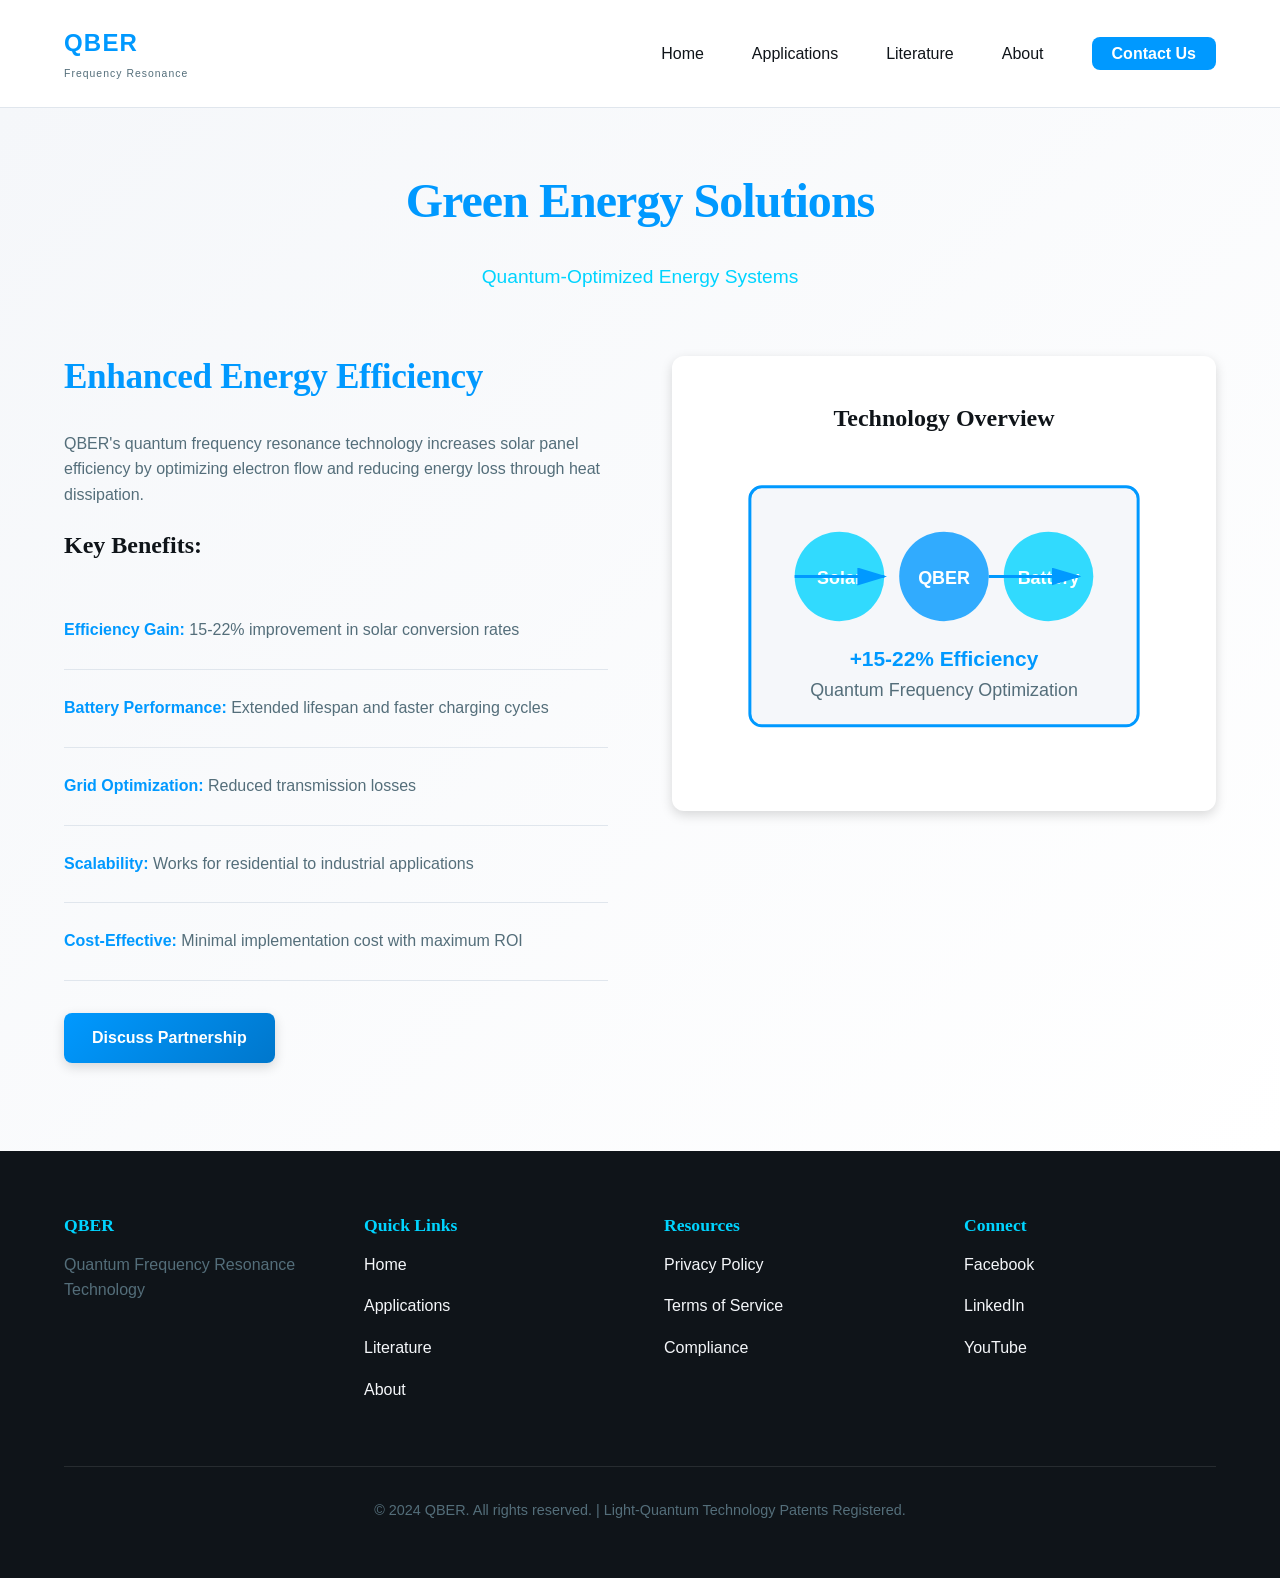
<file: green-energy.html>
<!doctype html>
<html lang="en">
    <head>
        <meta charset="UTF-8" />
        <meta name="viewport" content="width=device-width, initial-scale=1.0" />
        <meta
            name="description"
            content="QBER Applications - Quantum Frequency Resonance Technology Solutions"
        />
        <meta
            http-equiv="cache-control"
            content="no-cache, no-store, must-revalidate"
        />
        <meta http-equiv="pragma" content="no-cache" />
        <meta http-equiv="expires" content="0" />
        <title>QBER - Applications</title>
        <link rel="stylesheet" href="style.css?v=1.1" />
    </head>
    <body>
        <!-- Navigation -->
        <nav class="navbar" id="navbar">
            <div class="nav-container">
                <div class="nav-logo">
                    <a href="index.html">QBER</a>
                    <span class="logo-subtitle">Frequency Resonance</span>
                </div>
                <button
                    class="nav-toggle"
                    id="navToggle"
                    aria-label="Toggle navigation"
                >
                    <span></span>
                    <span></span>
                    <span></span>
                </button>
                <ul class="nav-menu" id="navMenu">
                    <li><a href="index.html" class="nav-link">Home</a></li>
                    <li class="nav-dropdown">
                        <a href="applications.html" class="nav-link"
                            >Applications</a
                        >
                        <ul class="dropdown-menu">
                            <li>
                                <a
                                    href="green-energy.html"
                                    class="nav-link active"
                                    >Green Energy</a
                                >
                            </li>
                            <li>
                                <a href="sports.html" class="nav-link"
                                    >Sports & Performance</a
                                >
                            </li>
                            <li>
                                <a href="food-agriculture.html" class="nav-link"
                                    >Food & Agriculture</a
                                >
                            </li>
                            <li>
                                <a href="healthcare.html" class="nav-link"
                                    >Healthcare</a
                                >
                            </li>
                            <li>
                                <a href="sleep-quality.html" class="nav-link"
                                    >Sleep Quality</a
                                >
                            </li>
                            <li>
                                <a href="industrial.html" class="nav-link"
                                    >Industrial Applications</a
                                >
                            </li>
                        </ul>
                    </li>
                    <li>
                        <a href="literature.html" class="nav-link"
                            >Literature</a
                        >
                    </li>
                    <li><a href="about.html" class="nav-link">About</a></li>
                    <li>
                        <a href="contact.html" class="nav-link contact-btn"
                            >Contact Us</a
                        >
                    </li>
                </ul>
            </div>
        </nav>

        <!-- Main Content -->
        <main>
            <!-- Application Details -->
            <section class="app-detail">
                <div class="container">
                    <!-- Green Energy Detail -->
                    <div class="detail-page" id="detail-green-energy">
                        <div class="detail-header">
                            <h1>Green Energy Solutions</h1>
                            <p style="color: #00d4ff; font-size: 1.2rem">
                                Quantum-Optimized Energy Systems
                            </p>
                        </div>
                        <div class="detail-content">
                            <div class="detail-text">
                                <h2>Enhanced Energy Efficiency</h2>
                                <p>
                                    QBER's quantum frequency resonance
                                    technology increases solar panel efficiency
                                    by optimizing electron flow and reducing
                                    energy loss through heat dissipation.
                                </p>
                                <h3>Key Benefits:</h3>
                                <ul class="tech-list">
                                    <li>
                                        <strong>Efficiency Gain:</strong> 15-22%
                                        improvement in solar conversion rates
                                    </li>
                                    <li>
                                        <strong>Battery Performance:</strong>
                                        Extended lifespan and faster charging
                                        cycles
                                    </li>
                                    <li>
                                        <strong>Grid Optimization:</strong>
                                        Reduced transmission losses
                                    </li>
                                    <li>
                                        <strong>Scalability:</strong> Works for
                                        residential to industrial applications
                                    </li>
                                    <li>
                                        <strong>Cost-Effective:</strong> Minimal
                                        implementation cost with maximum ROI
                                    </li>
                                </ul>
                                <p style="margin-top: 2rem">
                                    <a
                                        href="contact.html"
                                        class="btn btn-primary"
                                        >Discuss Partnership</a
                                    >
                                </p>
                            </div>
                            <div class="detail-visual">
                                <h3>Technology Overview</h3>
                                <svg
                                    viewBox="0 0 300 200"
                                    style="width: 100%; height: auto"
                                >
                                    <rect
                                        x="20"
                                        y="20"
                                        width="260"
                                        height="160"
                                        fill="#f5f7fa"
                                        stroke="#0099ff"
                                        stroke-width="2"
                                        rx="8"
                                    />
                                    <circle
                                        cx="80"
                                        cy="80"
                                        r="30"
                                        fill="#00d4ff"
                                        opacity="0.8"
                                    />
                                    <text
                                        x="80"
                                        y="85"
                                        text-anchor="middle"
                                        font-size="12"
                                        fill="white"
                                        font-weight="bold"
                                    >
                                        Solar
                                    </text>
                                    <circle
                                        cx="150"
                                        cy="80"
                                        r="30"
                                        fill="#0099ff"
                                        opacity="0.8"
                                    />
                                    <text
                                        x="150"
                                        y="85"
                                        text-anchor="middle"
                                        font-size="12"
                                        fill="white"
                                        font-weight="bold"
                                    >
                                        QBER
                                    </text>
                                    <circle
                                        cx="220"
                                        cy="80"
                                        r="30"
                                        fill="#00d4ff"
                                        opacity="0.8"
                                    />
                                    <text
                                        x="220"
                                        y="85"
                                        text-anchor="middle"
                                        font-size="12"
                                        fill="white"
                                        font-weight="bold"
                                    >
                                        Battery
                                    </text>
                                    <path
                                        d="M 50 80 L 110 80"
                                        stroke="#0099ff"
                                        stroke-width="2"
                                        marker-end="url(#arrowhead)"
                                    />
                                    <path
                                        d="M 180 80 L 240 80"
                                        stroke="#0099ff"
                                        stroke-width="2"
                                        marker-end="url(#arrowhead)"
                                    />
                                    <defs>
                                        <marker
                                            id="arrowhead"
                                            markerWidth="10"
                                            markerHeight="10"
                                            refX="9"
                                            refY="3"
                                            orient="auto"
                                        >
                                            <polygon
                                                points="0 0, 10 3, 0 6"
                                                fill="#0099ff"
                                            />
                                        </marker>
                                    </defs>
                                    <text
                                        x="150"
                                        y="140"
                                        text-anchor="middle"
                                        font-size="14"
                                        font-weight="bold"
                                        fill="#0099ff"
                                    >
                                        +15-22% Efficiency
                                    </text>
                                    <text
                                        x="150"
                                        y="160"
                                        text-anchor="middle"
                                        font-size="12"
                                        fill="#546e7a"
                                    >
                                        Quantum Frequency Optimization
                                    </text>
                                </svg>
                            </div>
                        </div>
                    </div>
                </div>
            </section>
        </main>

        <!-- Footer -->
        <footer class="footer">
            <div class="container">
                <div class="footer-content">
                    <div class="footer-section">
                        <h4>QBER</h4>
                        <p>Quantum Frequency Resonance Technology</p>
                    </div>
                    <div class="footer-section">
                        <h4>Quick Links</h4>
                        <ul>
                            <li><a href="index.html">Home</a></li>
                            <li>
                                <a href="applications.html">Applications</a>
                            </li>
                            <li><a href="literature.html">Literature</a></li>
                            <li><a href="about.html">About</a></li>
                        </ul>
                    </div>
                    <div class="footer-section">
                        <h4>Resources</h4>
                        <ul>
                            <li><a href="#">Privacy Policy</a></li>
                            <li><a href="#">Terms of Service</a></li>
                            <li><a href="#">Compliance</a></li>
                        </ul>
                    </div>
                    <div class="footer-section">
                        <h4>Connect</h4>
                        <ul>
                            <li><a href="#">Facebook</a></li>
                            <li><a href="#">LinkedIn</a></li>
                            <li><a href="#">YouTube</a></li>
                        </ul>
                    </div>
                </div>
                <div class="footer-bottom">
                    <p>
                        &copy; 2024 QBER. All rights reserved. | Light-Quantum
                        Technology Patents Registered.
                    </p>
                </div>
            </div>
        </footer>

        <script src="script.js"></script>
    </body>
</html>
</file>
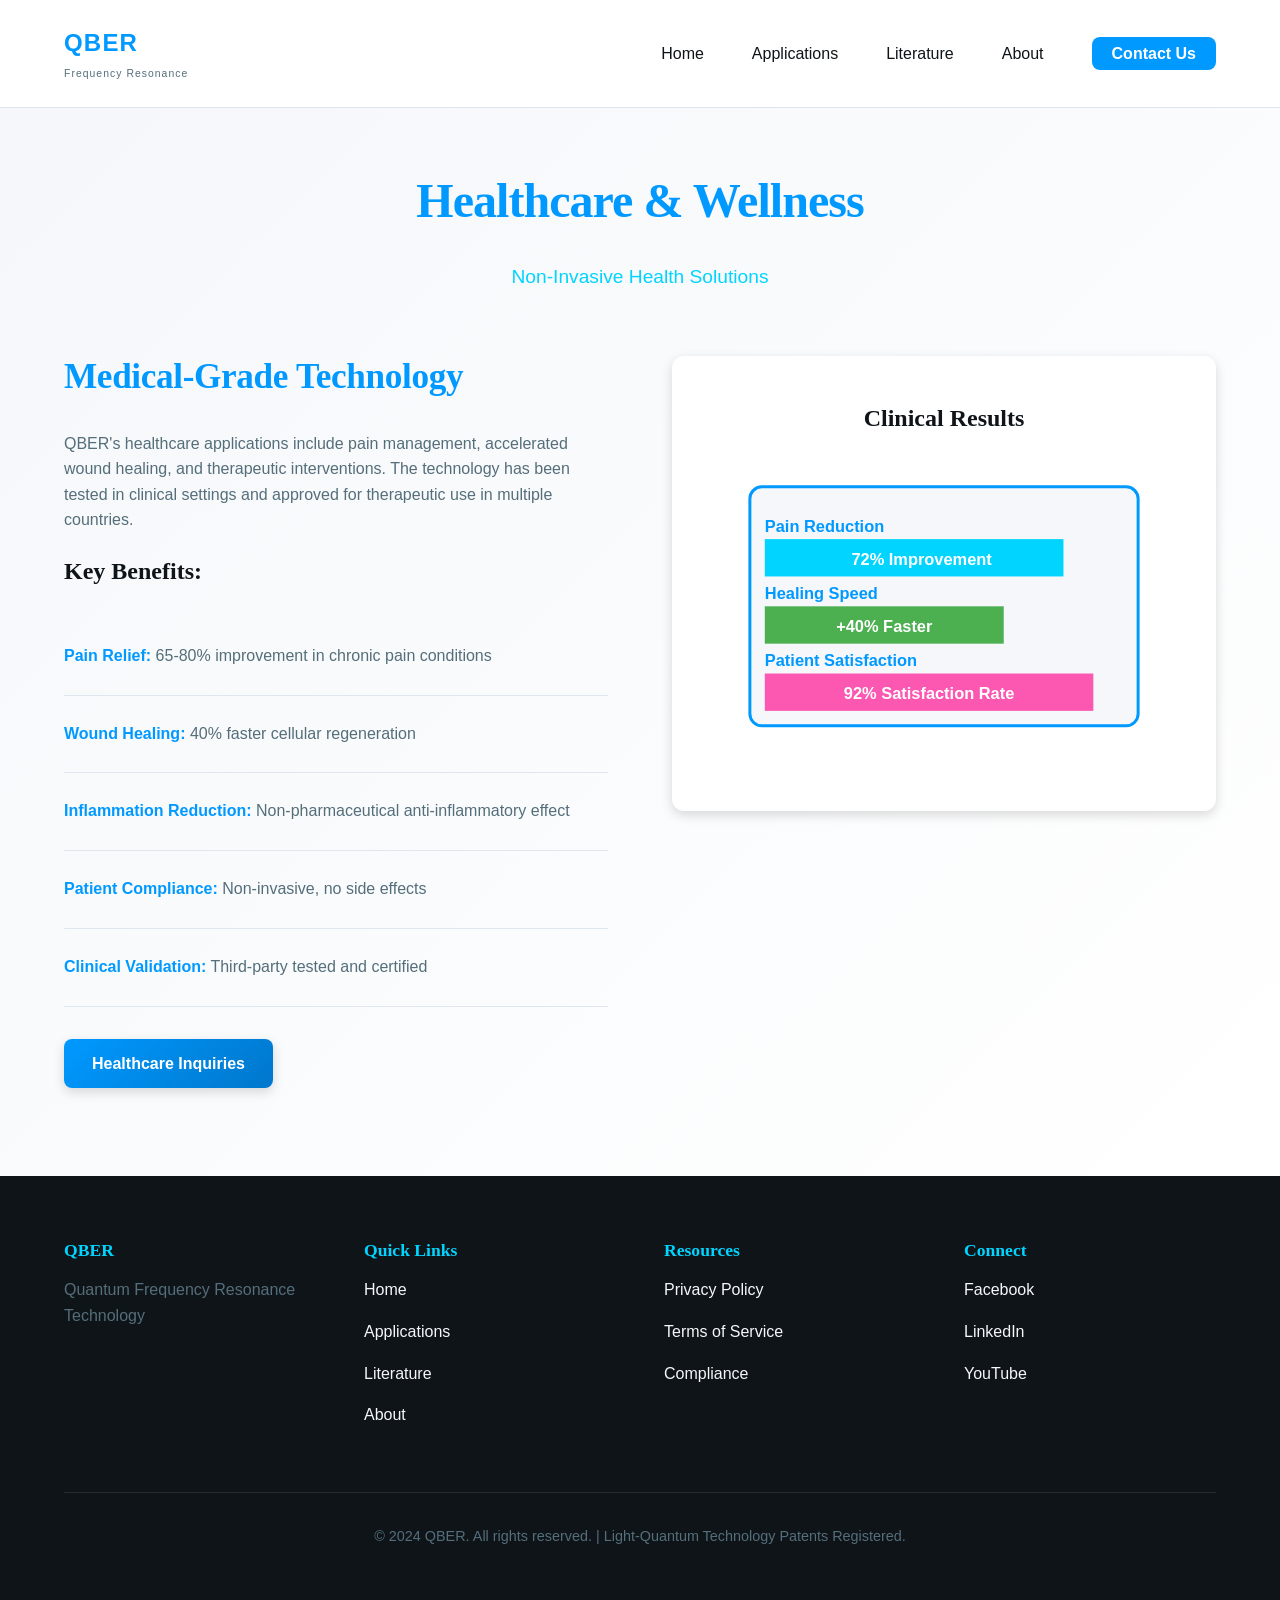
<file: healthcare.html>
<!doctype html>
<html lang="en">
    <head>
        <meta charset="UTF-8" />
        <meta name="viewport" content="width=device-width, initial-scale=1.0" />
        <meta
            name="description"
            content="QBER Applications - Quantum Frequency Resonance Technology Solutions"
        />
        <meta
            http-equiv="cache-control"
            content="no-cache, no-store, must-revalidate"
        />
        <meta http-equiv="pragma" content="no-cache" />
        <meta http-equiv="expires" content="0" />
        <title>QBER - Applications</title>
        <link rel="stylesheet" href="style.css?v=1.1" />
    </head>
    <body>
        <!-- Navigation -->
        <nav class="navbar" id="navbar">
            <div class="nav-container">
                <div class="nav-logo">
                    <a href="index.html">QBER</a>
                    <span class="logo-subtitle">Frequency Resonance</span>
                </div>
                <button
                    class="nav-toggle"
                    id="navToggle"
                    aria-label="Toggle navigation"
                >
                    <span></span>
                    <span></span>
                    <span></span>
                </button>
                <ul class="nav-menu" id="navMenu">
                    <li><a href="index.html" class="nav-link">Home</a></li>
                    <li class="nav-dropdown">
                        <a href="applications.html" class="nav-link"
                            >Applications</a
                        >
                        <ul class="dropdown-menu">
                            <li>
                                <a href="green-energy.html" class="nav-link"
                                    >Green Energy</a
                                >
                            </li>
                            <li>
                                <a href="sports.html" class="nav-link"
                                    >Sports & Performance</a
                                >
                            </li>
                            <li>
                                <a href="food-agriculture.html" class="nav-link"
                                    >Food & Agriculture</a
                                >
                            </li>
                            <li>
                                <a
                                    href="healthcare.html"
                                    class="nav-link active"
                                    >Healthcare</a
                                >
                            </li>
                            <li>
                                <a href="sleep-quality.html" class="nav-link"
                                    >Sleep Quality</a
                                >
                            </li>
                            <li>
                                <a href="industrial.html" class="nav-link"
                                    >Industrial Applications</a
                                >
                            </li>
                        </ul>
                    </li>
                    <li>
                        <a href="literature.html" class="nav-link"
                            >Literature</a
                        >
                    </li>
                    <li><a href="about.html" class="nav-link">About</a></li>
                    <li>
                        <a href="contact.html" class="nav-link contact-btn"
                            >Contact Us</a
                        >
                    </li>
                </ul>
            </div>
        </nav>

        <!-- Main Content -->
        <main>
            <!-- Application Details -->
            <section class="app-detail">
                <div class="container">
                    <!-- Healthcare Detail -->
                    <div class="detail-page" id="detail-healthcare">
                        <div class="detail-header">
                            <h1>Healthcare & Wellness</h1>
                            <p style="color: #00d4ff; font-size: 1.2rem">
                                Non-Invasive Health Solutions
                            </p>
                        </div>
                        <div class="detail-content">
                            <div class="detail-text">
                                <h2>Medical-Grade Technology</h2>
                                <p>
                                    QBER's healthcare applications include pain
                                    management, accelerated wound healing, and
                                    therapeutic interventions. The technology
                                    has been tested in clinical settings and
                                    approved for therapeutic use in multiple
                                    countries.
                                </p>
                                <h3>Key Benefits:</h3>
                                <ul class="tech-list">
                                    <li>
                                        <strong>Pain Relief:</strong> 65-80%
                                        improvement in chronic pain conditions
                                    </li>
                                    <li>
                                        <strong>Wound Healing:</strong> 40%
                                        faster cellular regeneration
                                    </li>
                                    <li>
                                        <strong>Inflammation Reduction:</strong>
                                        Non-pharmaceutical anti-inflammatory
                                        effect
                                    </li>
                                    <li>
                                        <strong>Patient Compliance:</strong>
                                        Non-invasive, no side effects
                                    </li>
                                    <li>
                                        <strong>Clinical Validation:</strong>
                                        Third-party tested and certified
                                    </li>
                                </ul>
                                <p style="margin-top: 2rem">
                                    <a
                                        href="contact.html"
                                        class="btn btn-primary"
                                        >Healthcare Inquiries</a
                                    >
                                </p>
                            </div>
                            <div class="detail-visual">
                                <h3>Clinical Results</h3>
                                <svg
                                    viewBox="0 0 300 200"
                                    style="width: 100%; height: auto"
                                >
                                    <rect
                                        x="20"
                                        y="20"
                                        width="260"
                                        height="160"
                                        fill="#f5f7fa"
                                        stroke="#0099ff"
                                        stroke-width="2"
                                        rx="8"
                                    />
                                    <text
                                        x="30"
                                        y="50"
                                        font-size="11"
                                        font-weight="bold"
                                        fill="#0099ff"
                                    >
                                        Pain Reduction
                                    </text>
                                    <rect
                                        x="30"
                                        y="55"
                                        width="200"
                                        height="25"
                                        fill="#00d4ff"
                                    />
                                    <text
                                        x="135"
                                        y="72"
                                        text-anchor="middle"
                                        font-size="11"
                                        fill="white"
                                        font-weight="bold"
                                    >
                                        72% Improvement
                                    </text>
                                    <text
                                        x="30"
                                        y="95"
                                        font-size="11"
                                        font-weight="bold"
                                        fill="#0099ff"
                                    >
                                        Healing Speed
                                    </text>
                                    <rect
                                        x="30"
                                        y="100"
                                        width="160"
                                        height="25"
                                        fill="#4caf50"
                                    />
                                    <text
                                        x="110"
                                        y="117"
                                        text-anchor="middle"
                                        font-size="11"
                                        fill="white"
                                        font-weight="bold"
                                    >
                                        +40% Faster
                                    </text>
                                    <text
                                        x="30"
                                        y="140"
                                        font-size="11"
                                        font-weight="bold"
                                        fill="#0099ff"
                                    >
                                        Patient Satisfaction
                                    </text>
                                    <rect
                                        x="30"
                                        y="145"
                                        width="220"
                                        height="25"
                                        fill="#ff1493"
                                        opacity="0.7"
                                    />
                                    <text
                                        x="140"
                                        y="162"
                                        text-anchor="middle"
                                        font-size="11"
                                        fill="white"
                                        font-weight="bold"
                                    >
                                        92% Satisfaction Rate
                                    </text>
                                </svg>
                            </div>
                        </div>
                    </div>
                </div>
            </section>
        </main>

        <!-- Footer -->
        <footer class="footer">
            <div class="container">
                <div class="footer-content">
                    <div class="footer-section">
                        <h4>QBER</h4>
                        <p>Quantum Frequency Resonance Technology</p>
                    </div>
                    <div class="footer-section">
                        <h4>Quick Links</h4>
                        <ul>
                            <li><a href="index.html">Home</a></li>
                            <li>
                                <a href="applications.html">Applications</a>
                            </li>
                            <li><a href="literature.html">Literature</a></li>
                            <li><a href="about.html">About</a></li>
                        </ul>
                    </div>
                    <div class="footer-section">
                        <h4>Resources</h4>
                        <ul>
                            <li><a href="#">Privacy Policy</a></li>
                            <li><a href="#">Terms of Service</a></li>
                            <li><a href="#">Compliance</a></li>
                        </ul>
                    </div>
                    <div class="footer-section">
                        <h4>Connect</h4>
                        <ul>
                            <li><a href="#">Facebook</a></li>
                            <li><a href="#">LinkedIn</a></li>
                            <li><a href="#">YouTube</a></li>
                        </ul>
                    </div>
                </div>
                <div class="footer-bottom">
                    <p>
                        &copy; 2024 QBER. All rights reserved. | Light-Quantum
                        Technology Patents Registered.
                    </p>
                </div>
            </div>
        </footer>

        <script src="script.js"></script>
    </body>
</html>
</file>
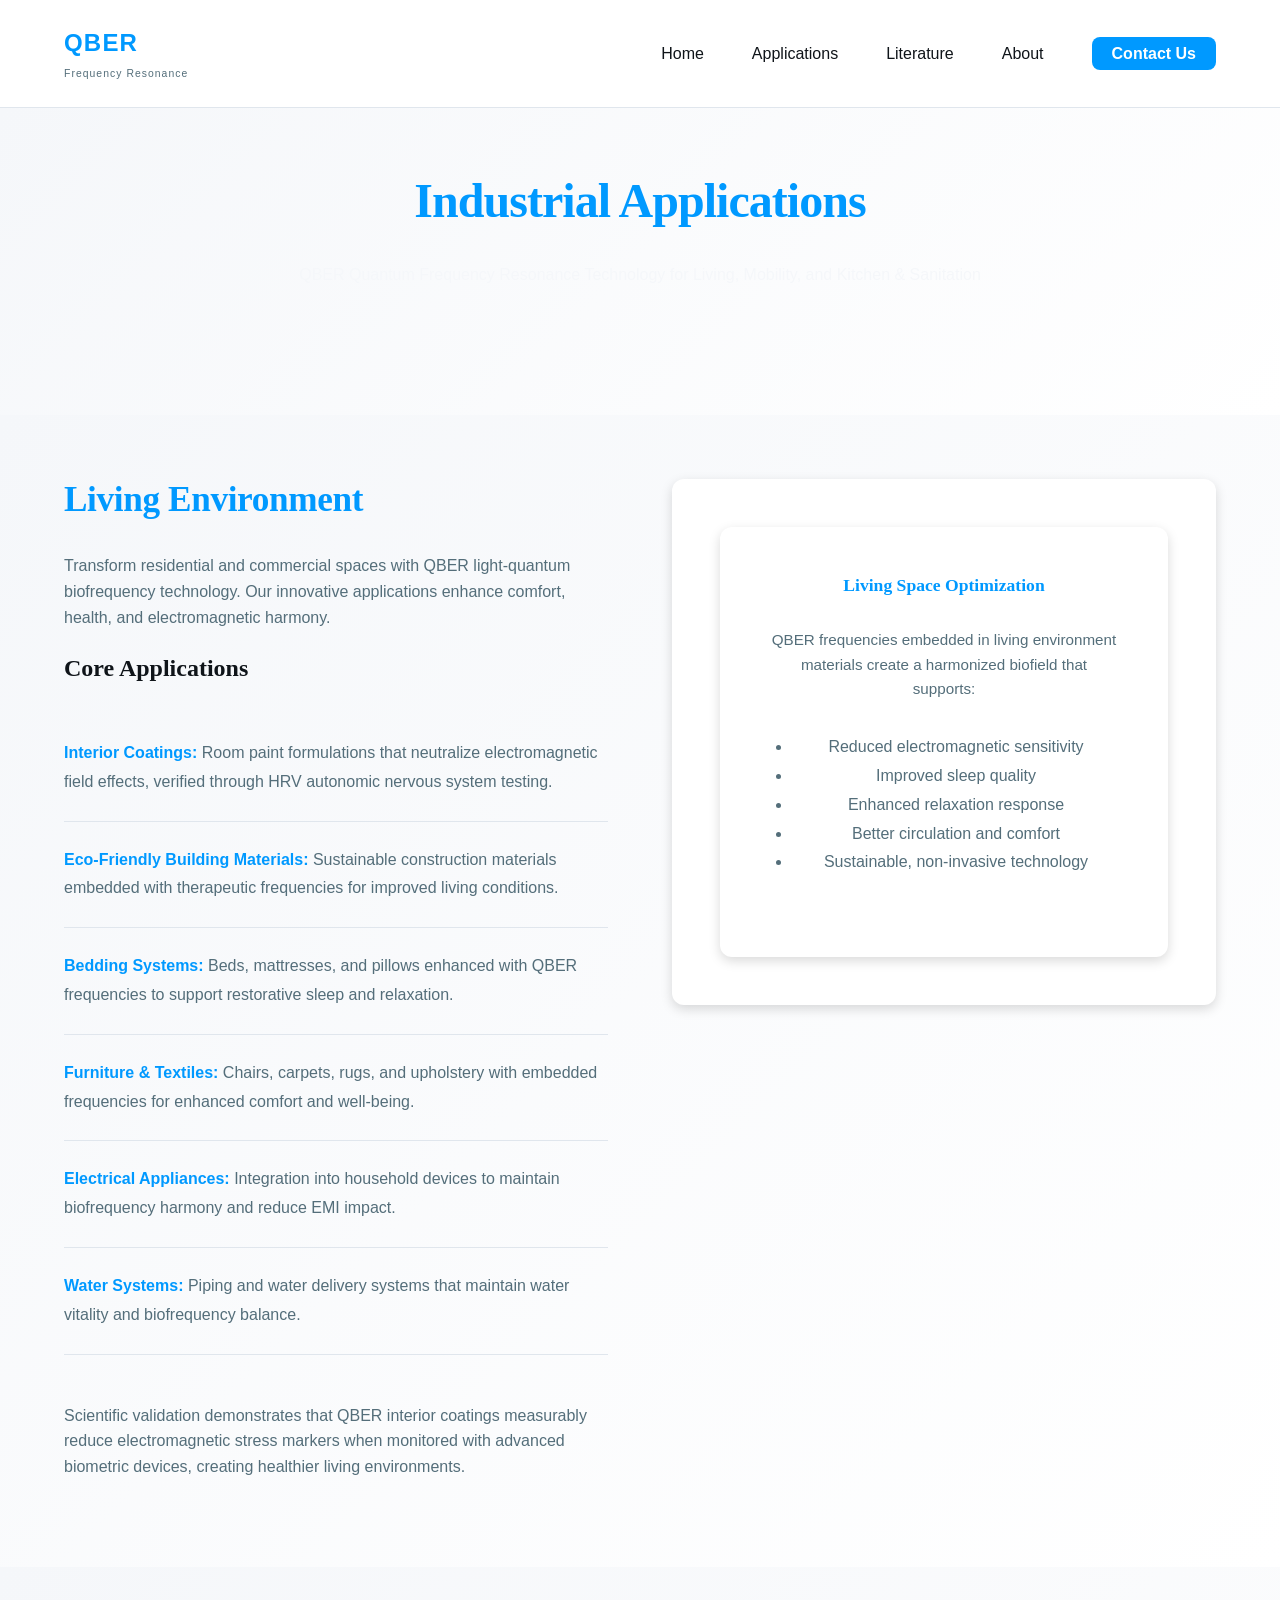
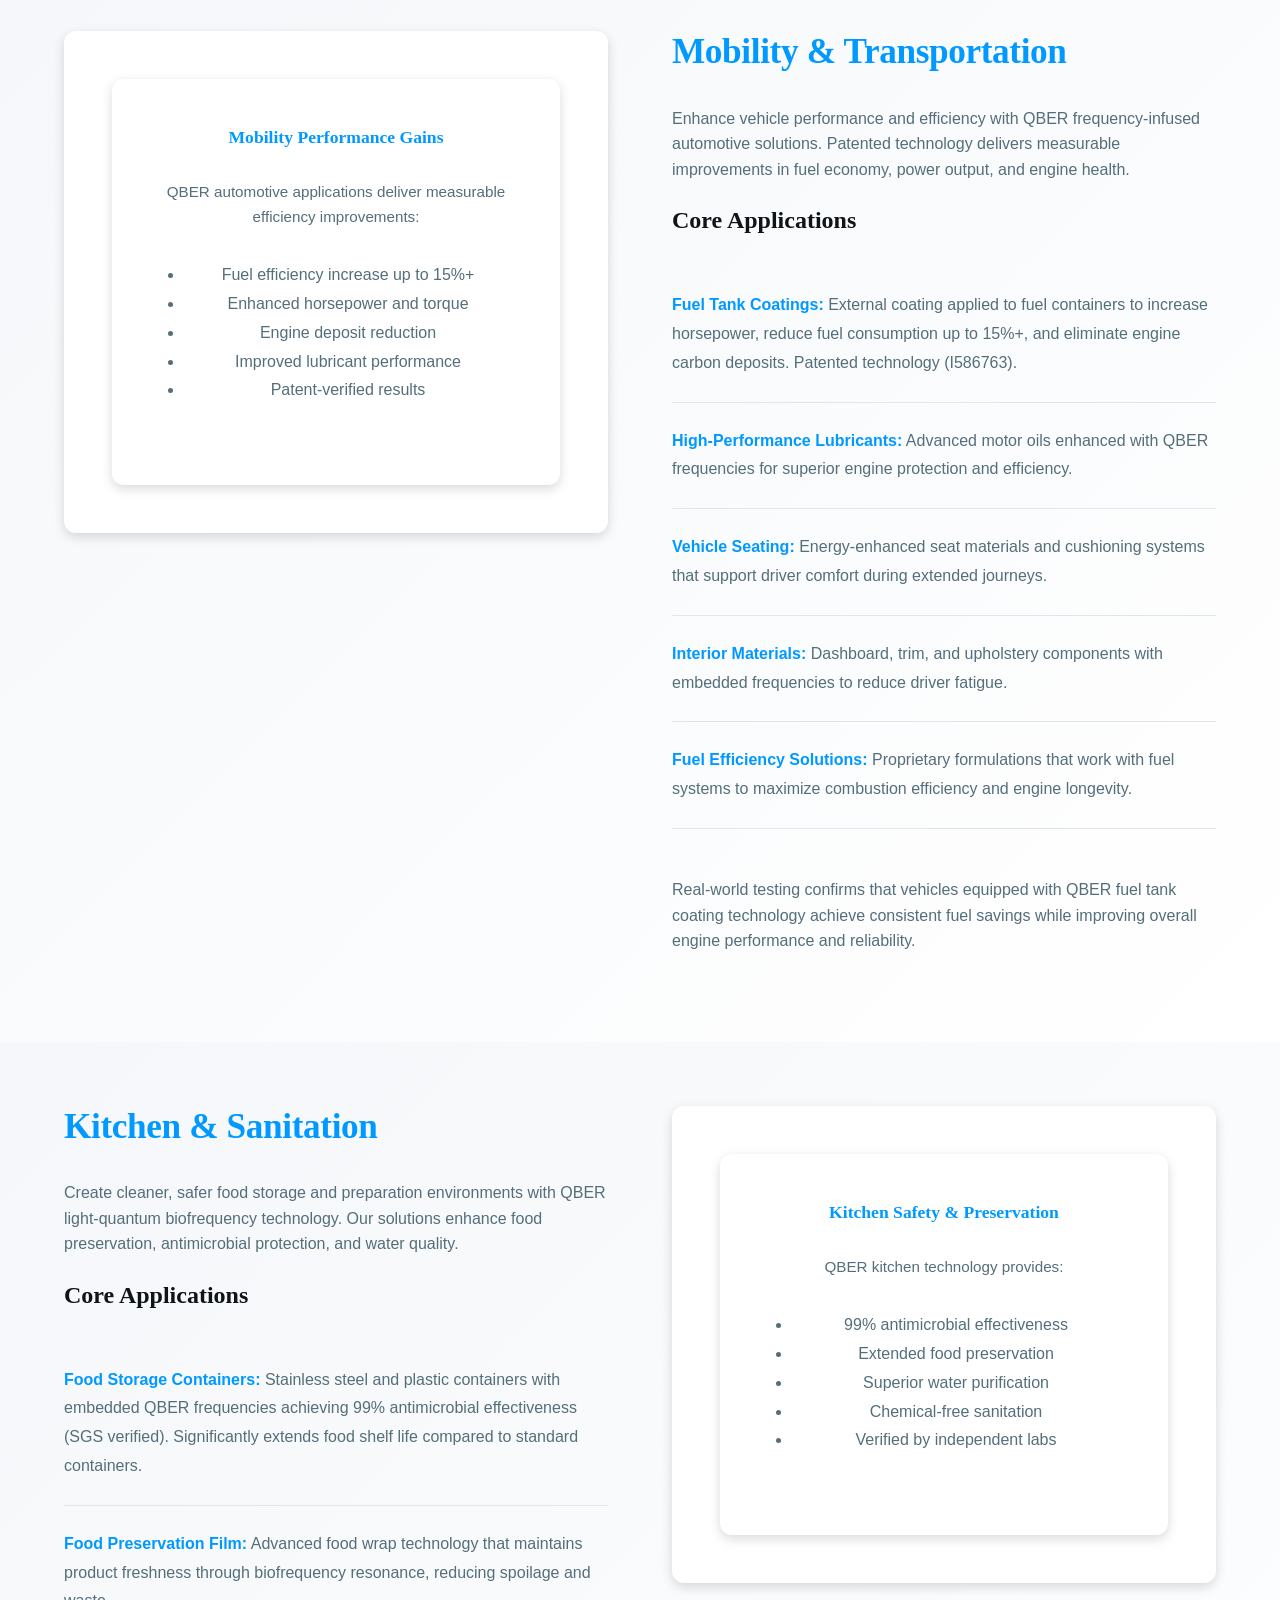
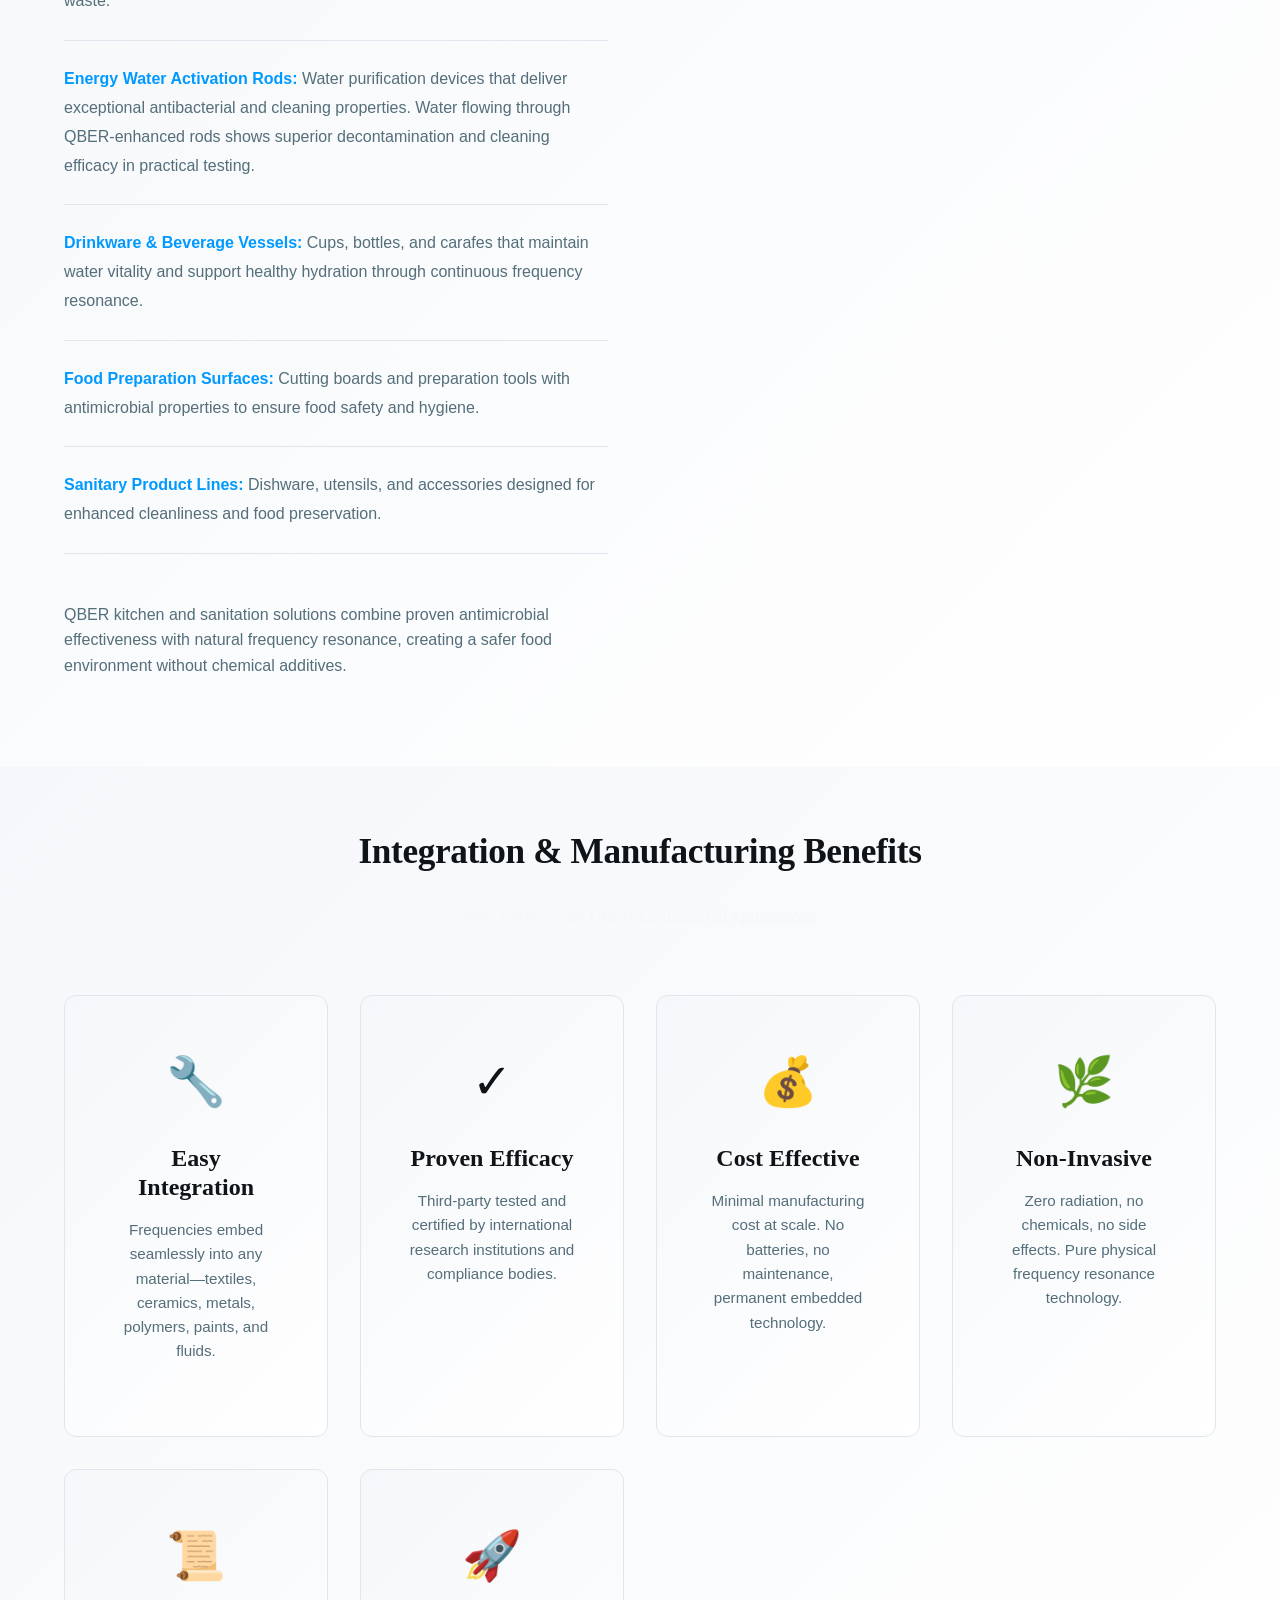
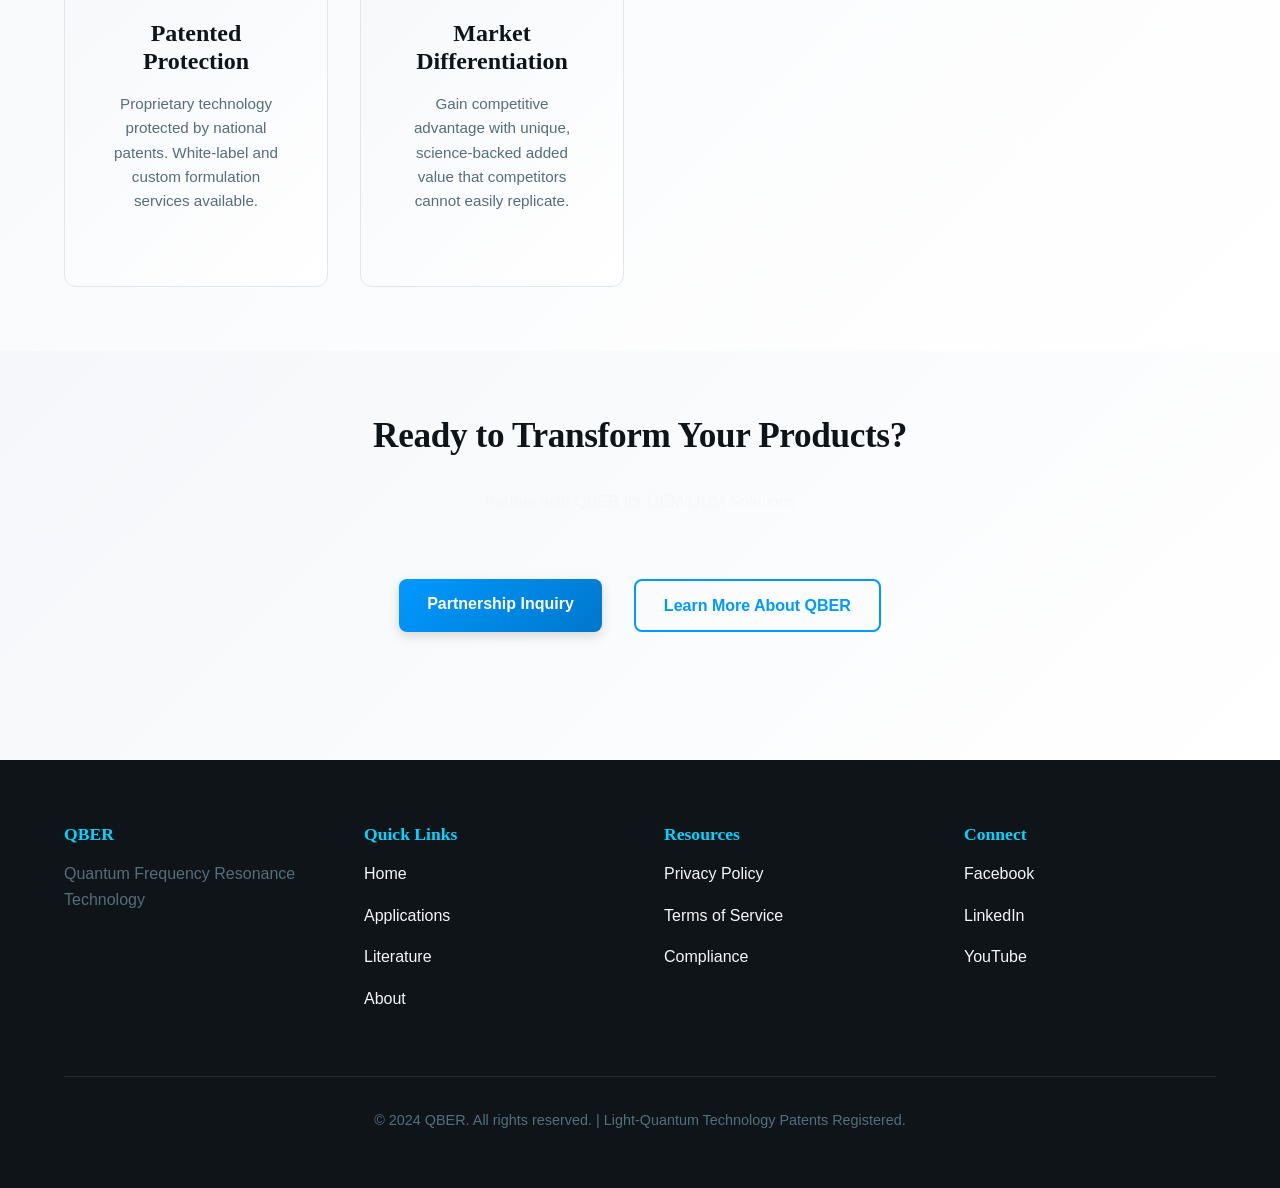
<file: industrial.html>
<!doctype html>
<html lang="en">
    <head>
        <meta charset="UTF-8" />
        <meta name="viewport" content="width=device-width, initial-scale=1.0" />
        <meta
            name="description"
            content="QBER Industrial Applications - Living, Mobility, and Kitchen & Sanitation Solutions"
        />
        <meta
            http-equiv="cache-control"
            content="no-cache, no-store, must-revalidate"
        />
        <meta http-equiv="pragma" content="no-cache" />
        <meta http-equiv="expires" content="0" />
        <title>
            QBER - Industrial Applications (Living, Mobility, Kitchen &
            Sanitation)
        </title>
        <link rel="stylesheet" href="style.css?v=1.1" />
    </head>
    <body>
        <!-- Navigation -->
        <nav class="navbar" id="navbar">
            <div class="nav-container">
                <div class="nav-logo">
                    <a href="index.html">QBER</a>
                    <span class="logo-subtitle">Frequency Resonance</span>
                </div>
                <button
                    class="nav-toggle"
                    id="navToggle"
                    aria-label="Toggle navigation"
                >
                    <span></span>
                    <span></span>
                    <span></span>
                </button>
                <ul class="nav-menu" id="navMenu">
                    <li>
                        <a href="index.html" class="nav-link">Home</a>
                    </li>
                    <li class="nav-dropdown">
                        <a href="applications.html" class="nav-link active"
                            >Applications</a
                        >
                        <ul class="dropdown-menu">
                            <li>
                                <a href="green-energy.html" class="nav-link"
                                    >Green Energy</a
                                >
                            </li>
                            <li>
                                <a href="sports.html" class="nav-link"
                                    >Sports & Performance</a
                                >
                            </li>
                            <li>
                                <a href="food-agriculture.html" class="nav-link"
                                    >Food & Agriculture</a
                                >
                            </li>
                            <li>
                                <a href="healthcare.html" class="nav-link"
                                    >Healthcare</a
                                >
                            </li>
                            <li>
                                <a href="sleep-quality.html" class="nav-link"
                                    >Sleep Quality</a
                                >
                            </li>
                            <li>
                                <a href="industrial.html" class="nav-link"
                                    >Industrial Applications</a
                                >
                            </li>
                        </ul>
                    </li>
                    <li>
                        <a href="literature.html" class="nav-link"
                            >Literature</a
                        >
                    </li>
                    <li><a href="about.html" class="nav-link">About</a></li>
                    <li>
                        <a href="contact.html" class="nav-link contact-btn"
                            >Contact Us</a
                        >
                    </li>
                </ul>
            </div>
        </nav>

        <!-- Main Content -->
        <main>
            <!-- Page Header -->
            <section class="app-detail">
                <div class="detail-header">
                    <h1>Industrial Applications</h1>
                    <p class="section-subtitle">
                        QBER Quantum Frequency Resonance Technology for Living,
                        Mobility, and Kitchen & Sanitation
                    </p>
                </div>
            </section>

            <!-- Living Section -->
            <section class="app-detail">
                <div class="container">
                    <div class="detail-content">
                        <div class="detail-text">
                            <h2>Living Environment</h2>
                            <p>
                                Transform residential and commercial spaces with
                                QBER light-quantum biofrequency technology. Our
                                innovative applications enhance comfort, health,
                                and electromagnetic harmony.
                            </p>
                            <h3>Core Applications</h3>
                            <ul class="tech-list">
                                <li>
                                    <strong>Interior Coatings:</strong> Room
                                    paint formulations that neutralize
                                    electromagnetic field effects, verified
                                    through HRV autonomic nervous system
                                    testing.
                                </li>
                                <li>
                                    <strong
                                        >Eco-Friendly Building
                                        Materials:</strong
                                    >
                                    Sustainable construction materials embedded
                                    with therapeutic frequencies for improved
                                    living conditions.
                                </li>
                                <li>
                                    <strong>Bedding Systems:</strong> Beds,
                                    mattresses, and pillows enhanced with QBER
                                    frequencies to support restorative sleep and
                                    relaxation.
                                </li>
                                <li>
                                    <strong>Furniture & Textiles:</strong>
                                    Chairs, carpets, rugs, and upholstery with
                                    embedded frequencies for enhanced comfort
                                    and well-being.
                                </li>
                                <li>
                                    <strong>Electrical Appliances:</strong>
                                    Integration into household devices to
                                    maintain biofrequency harmony and reduce EMI
                                    impact.
                                </li>
                                <li>
                                    <strong>Water Systems:</strong> Piping and
                                    water delivery systems that maintain water
                                    vitality and biofrequency balance.
                                </li>
                            </ul>
                            <p style="margin-top: var(--spacing-xl)">
                                Scientific validation demonstrates that QBER
                                interior coatings measurably reduce
                                electromagnetic stress markers when monitored
                                with advanced biometric devices, creating
                                healthier living environments.
                            </p>
                        </div>
                        <div class="detail-visual">
                            <div class="frequency-display">
                                <div class="frequency-meter">
                                    <h4
                                        style="
                                            color: var(--color-primary);
                                            margin-bottom: var(--spacing-lg);
                                        "
                                    >
                                        Living Space Optimization
                                    </h4>
                                    <p
                                        style="
                                            color: var(--color-text-secondary);
                                            font-size: 0.95rem;
                                            margin-bottom: var(--spacing-lg);
                                        "
                                    >
                                        QBER frequencies embedded in living
                                        environment materials create a
                                        harmonized biofield that supports:
                                    </p>
                                    <ul
                                        style="
                                            color: var(--color-text-secondary);
                                            padding-left: var(--spacing-md);
                                            line-height: 1.8;
                                        "
                                    >
                                        <li>
                                            Reduced electromagnetic sensitivity
                                        </li>
                                        <li>Improved sleep quality</li>
                                        <li>Enhanced relaxation response</li>
                                        <li>Better circulation and comfort</li>
                                        <li>
                                            Sustainable, non-invasive technology
                                        </li>
                                    </ul>
                                </div>
                            </div>
                        </div>
                    </div>
                </div>
            </section>

            <!-- Mobility Section -->
            <section class="app-detail">
                <div class="container">
                    <div class="detail-content">
                        <div class="detail-visual">
                            <div class="frequency-display">
                                <div class="frequency-meter">
                                    <h4
                                        style="
                                            color: var(--color-primary);
                                            margin-bottom: var(--spacing-lg);
                                        "
                                    >
                                        Mobility Performance Gains
                                    </h4>
                                    <p
                                        style="
                                            color: var(--color-text-secondary);
                                            font-size: 0.95rem;
                                            margin-bottom: var(--spacing-lg);
                                        "
                                    >
                                        QBER automotive applications deliver
                                        measurable efficiency improvements:
                                    </p>
                                    <ul
                                        style="
                                            color: var(--color-text-secondary);
                                            padding-left: var(--spacing-md);
                                            line-height: 1.8;
                                        "
                                    >
                                        <li>
                                            Fuel efficiency increase up to 15%+
                                        </li>
                                        <li>Enhanced horsepower and torque</li>
                                        <li>Engine deposit reduction</li>
                                        <li>Improved lubricant performance</li>
                                        <li>Patent-verified results</li>
                                    </ul>
                                </div>
                            </div>
                        </div>
                        <div class="detail-text">
                            <h2>Mobility & Transportation</h2>
                            <p>
                                Enhance vehicle performance and efficiency with
                                QBER frequency-infused automotive solutions.
                                Patented technology delivers measurable
                                improvements in fuel economy, power output, and
                                engine health.
                            </p>
                            <h3>Core Applications</h3>
                            <ul class="tech-list">
                                <li>
                                    <strong>Fuel Tank Coatings:</strong>
                                    External coating applied to fuel containers
                                    to increase horsepower, reduce fuel
                                    consumption up to 15%+, and eliminate engine
                                    carbon deposits. Patented technology
                                    (I586763).
                                </li>
                                <li>
                                    <strong
                                        >High-Performance Lubricants:</strong
                                    >
                                    Advanced motor oils enhanced with QBER
                                    frequencies for superior engine protection
                                    and efficiency.
                                </li>
                                <li>
                                    <strong>Vehicle Seating:</strong>
                                    Energy-enhanced seat materials and
                                    cushioning systems that support driver
                                    comfort during extended journeys.
                                </li>
                                <li>
                                    <strong>Interior Materials:</strong>
                                    Dashboard, trim, and upholstery components
                                    with embedded frequencies to reduce driver
                                    fatigue.
                                </li>
                                <li>
                                    <strong>Fuel Efficiency Solutions:</strong>
                                    Proprietary formulations that work with fuel
                                    systems to maximize combustion efficiency
                                    and engine longevity.
                                </li>
                            </ul>
                            <p style="margin-top: var(--spacing-xl)">
                                Real-world testing confirms that vehicles
                                equipped with QBER fuel tank coating technology
                                achieve consistent fuel savings while improving
                                overall engine performance and reliability.
                            </p>
                        </div>
                    </div>
                </div>
            </section>

            <!-- Kitchen & Sanitation Section -->
            <section class="app-detail">
                <div class="container">
                    <div class="detail-content">
                        <div class="detail-text">
                            <h2>Kitchen & Sanitation</h2>
                            <p>
                                Create cleaner, safer food storage and
                                preparation environments with QBER light-quantum
                                biofrequency technology. Our solutions enhance
                                food preservation, antimicrobial protection, and
                                water quality.
                            </p>
                            <h3>Core Applications</h3>
                            <ul class="tech-list">
                                <li>
                                    <strong>Food Storage Containers:</strong>
                                    Stainless steel and plastic containers with
                                    embedded QBER frequencies achieving 99%
                                    antimicrobial effectiveness (SGS verified).
                                    Significantly extends food shelf life
                                    compared to standard containers.
                                </li>
                                <li>
                                    <strong>Food Preservation Film:</strong>
                                    Advanced food wrap technology that maintains
                                    product freshness through biofrequency
                                    resonance, reducing spoilage and waste.
                                </li>
                                <li>
                                    <strong
                                        >Energy Water Activation Rods:</strong
                                    >
                                    Water purification devices that deliver
                                    exceptional antibacterial and cleaning
                                    properties. Water flowing through
                                    QBER-enhanced rods shows superior
                                    decontamination and cleaning efficacy in
                                    practical testing.
                                </li>
                                <li>
                                    <strong
                                        >Drinkware & Beverage Vessels:</strong
                                    >
                                    Cups, bottles, and carafes that maintain
                                    water vitality and support healthy hydration
                                    through continuous frequency resonance.
                                </li>
                                <li>
                                    <strong>Food Preparation Surfaces:</strong>
                                    Cutting boards and preparation tools with
                                    antimicrobial properties to ensure food
                                    safety and hygiene.
                                </li>
                                <li>
                                    <strong>Sanitary Product Lines:</strong>
                                    Dishware, utensils, and accessories designed
                                    for enhanced cleanliness and food
                                    preservation.
                                </li>
                            </ul>
                            <p style="margin-top: var(--spacing-xl)">
                                QBER kitchen and sanitation solutions combine
                                proven antimicrobial effectiveness with natural
                                frequency resonance, creating a safer food
                                environment without chemical additives.
                            </p>
                        </div>
                        <div class="detail-visual">
                            <div class="frequency-display">
                                <div class="frequency-meter">
                                    <h4
                                        style="
                                            color: var(--color-primary);
                                            margin-bottom: var(--spacing-lg);
                                        "
                                    >
                                        Kitchen Safety & Preservation
                                    </h4>
                                    <p
                                        style="
                                            color: var(--color-text-secondary);
                                            font-size: 0.95rem;
                                            margin-bottom: var(--spacing-lg);
                                        "
                                    >
                                        QBER kitchen technology provides:
                                    </p>
                                    <ul
                                        style="
                                            color: var(--color-text-secondary);
                                            padding-left: var(--spacing-md);
                                            line-height: 1.8;
                                        "
                                    >
                                        <li>99% antimicrobial effectiveness</li>
                                        <li>Extended food preservation</li>
                                        <li>Superior water purification</li>
                                        <li>Chemical-free sanitation</li>
                                        <li>Verified by independent labs</li>
                                    </ul>
                                </div>
                            </div>
                        </div>
                    </div>
                </div>
            </section>

            <!-- Integration & Benefits -->
            <section class="app-detail">
                <div class="container">
                    <div class="detail-header">
                        <h2>Integration & Manufacturing Benefits</h2>
                        <p class="section-subtitle">
                            Why Partner with QBER for Industrial Applications
                        </p>
                    </div>
                    <div
                        style="
                            display: grid;
                            grid-template-columns: repeat(
                                auto-fit,
                                minmax(250px, 1fr)
                            );
                            gap: var(--spacing-lg);
                            margin-top: var(--spacing-2xl);
                        "
                    >
                        <div class="strength-card">
                            <div class="strength-icon">🔧</div>
                            <h3>Easy Integration</h3>
                            <p>
                                Frequencies embed seamlessly into any
                                material—textiles, ceramics, metals, polymers,
                                paints, and fluids.
                            </p>
                        </div>
                        <div class="strength-card">
                            <div class="strength-icon">✓</div>
                            <h3>Proven Efficacy</h3>
                            <p>
                                Third-party tested and certified by
                                international research institutions and
                                compliance bodies.
                            </p>
                        </div>
                        <div class="strength-card">
                            <div class="strength-icon">💰</div>
                            <h3>Cost Effective</h3>
                            <p>
                                Minimal manufacturing cost at scale. No
                                batteries, no maintenance, permanent embedded
                                technology.
                            </p>
                        </div>
                        <div class="strength-card">
                            <div class="strength-icon">🌿</div>
                            <h3>Non-Invasive</h3>
                            <p>
                                Zero radiation, no chemicals, no side effects.
                                Pure physical frequency resonance technology.
                            </p>
                        </div>
                        <div class="strength-card">
                            <div class="strength-icon">📜</div>
                            <h3>Patented Protection</h3>
                            <p>
                                Proprietary technology protected by national
                                patents. White-label and custom formulation
                                services available.
                            </p>
                        </div>
                        <div class="strength-card">
                            <div class="strength-icon">🚀</div>
                            <h3>Market Differentiation</h3>
                            <p>
                                Gain competitive advantage with unique,
                                science-backed added value that competitors
                                cannot easily replicate.
                            </p>
                        </div>
                    </div>
                </div>
            </section>

            <!-- CTA Section -->
            <section class="app-detail">
                <div class="container">
                    <div class="detail-header">
                        <h2>Ready to Transform Your Products?</h2>
                        <p class="section-subtitle">
                            Partner with QBER for OEM/ODM Solutions
                        </p>
                        <div
                            class="hero-cta"
                            style="margin-top: var(--spacing-2xl)"
                        >
                            <a href="contact.html" class="btn btn-primary"
                                >Partnership Inquiry</a
                            >
                            <a href="about.html" class="btn btn-secondary"
                                >Learn More About QBER</a
                            >
                        </div>
                    </div>
                </div>
            </section>
        </main>

        <!-- Footer -->
        <footer class="footer">
            <div class="container">
                <div class="footer-content">
                    <div class="footer-section">
                        <h4>QBER</h4>
                        <p>Quantum Frequency Resonance Technology</p>
                    </div>
                    <div class="footer-section">
                        <h4>Quick Links</h4>
                        <ul>
                            <li><a href="index.html">Home</a></li>
                            <li>
                                <a href="applications.html">Applications</a>
                            </li>
                            <li><a href="literature.html">Literature</a></li>
                            <li><a href="about.html">About</a></li>
                        </ul>
                    </div>
                    <div class="footer-section">
                        <h4>Resources</h4>
                        <ul>
                            <li><a href="#">Privacy Policy</a></li>
                            <li><a href="#">Terms of Service</a></li>
                            <li><a href="#">Compliance</a></li>
                        </ul>
                    </div>
                    <div class="footer-section">
                        <h4>Connect</h4>
                        <ul>
                            <li><a href="#">Facebook</a></li>
                            <li><a href="#">LinkedIn</a></li>
                            <li><a href="#">YouTube</a></li>
                        </ul>
                    </div>
                </div>
                <div class="footer-bottom">
                    <p>
                        &copy; 2024 QBER. All rights reserved. | Light-Quantum
                        Technology Patents Registered.
                    </p>
                </div>
            </div>
        </footer>

        <script src="script.js"></script>
    </body>
</html>
</file>
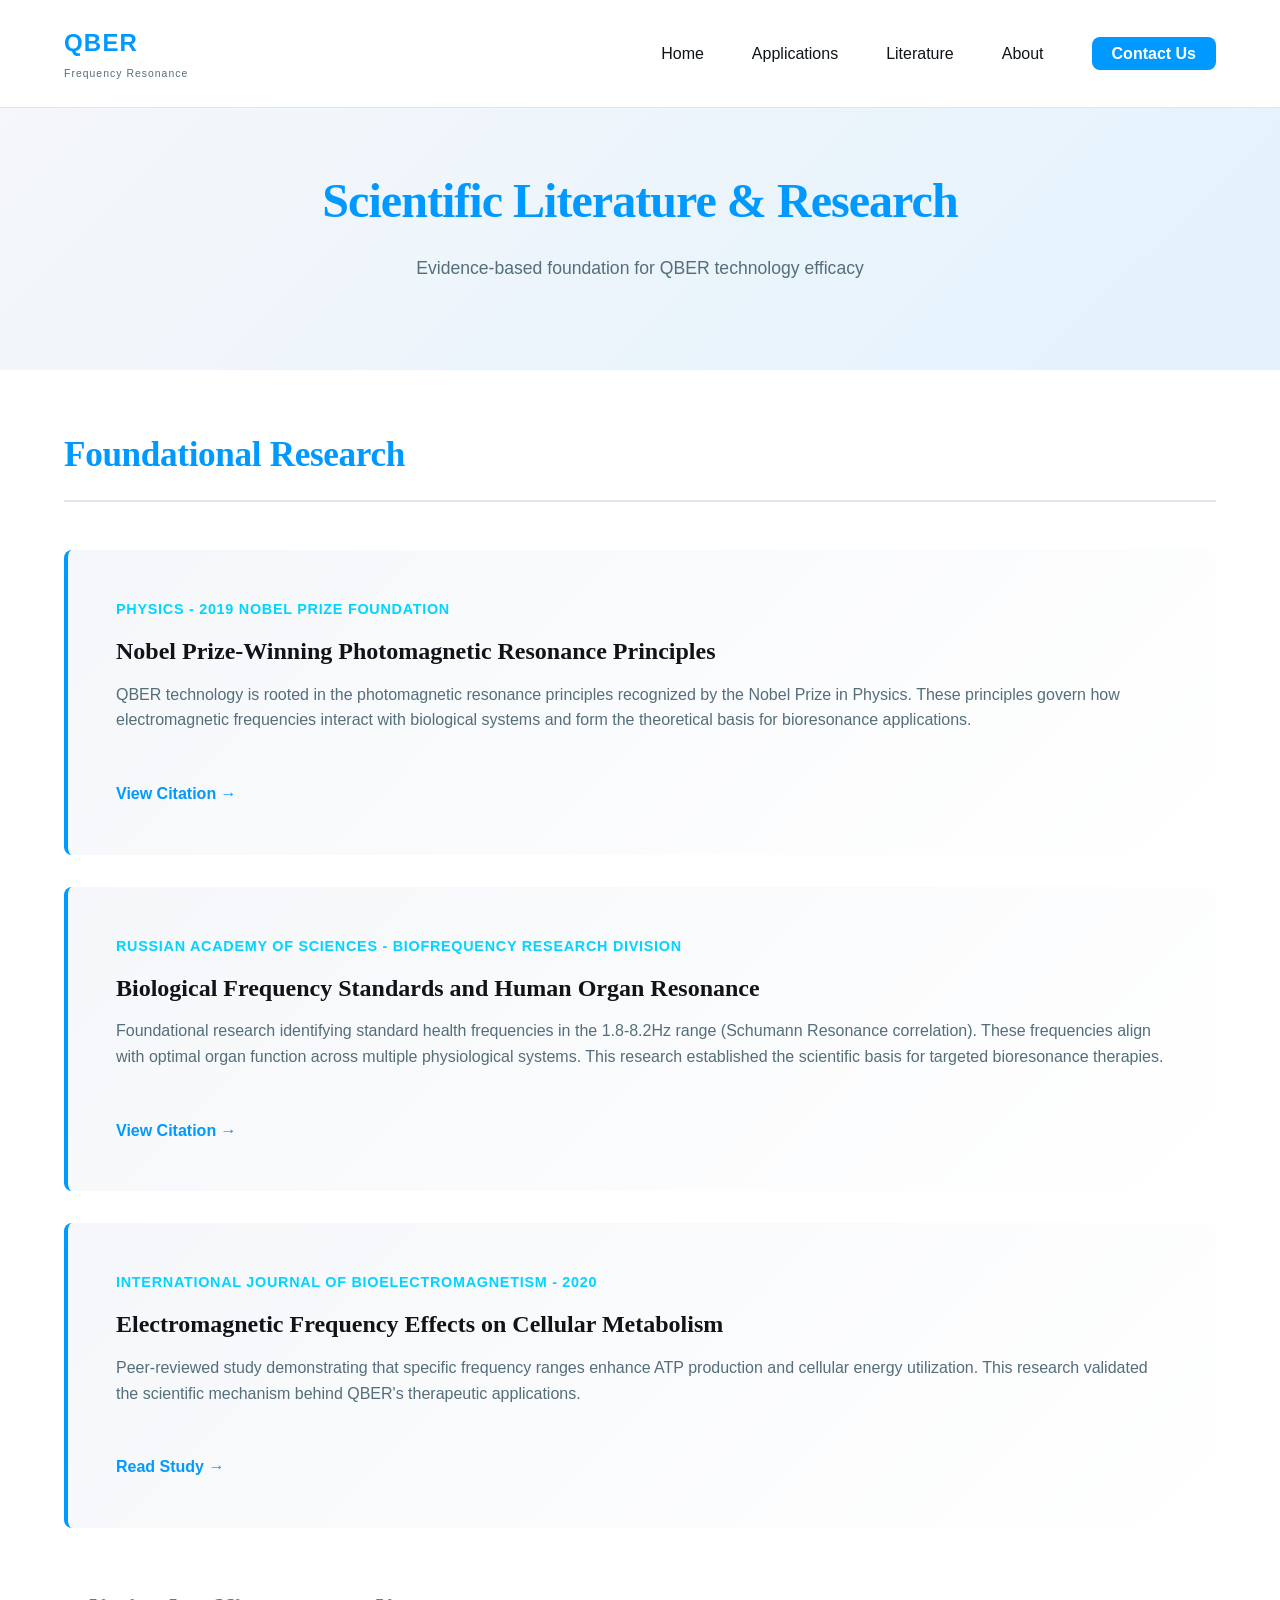
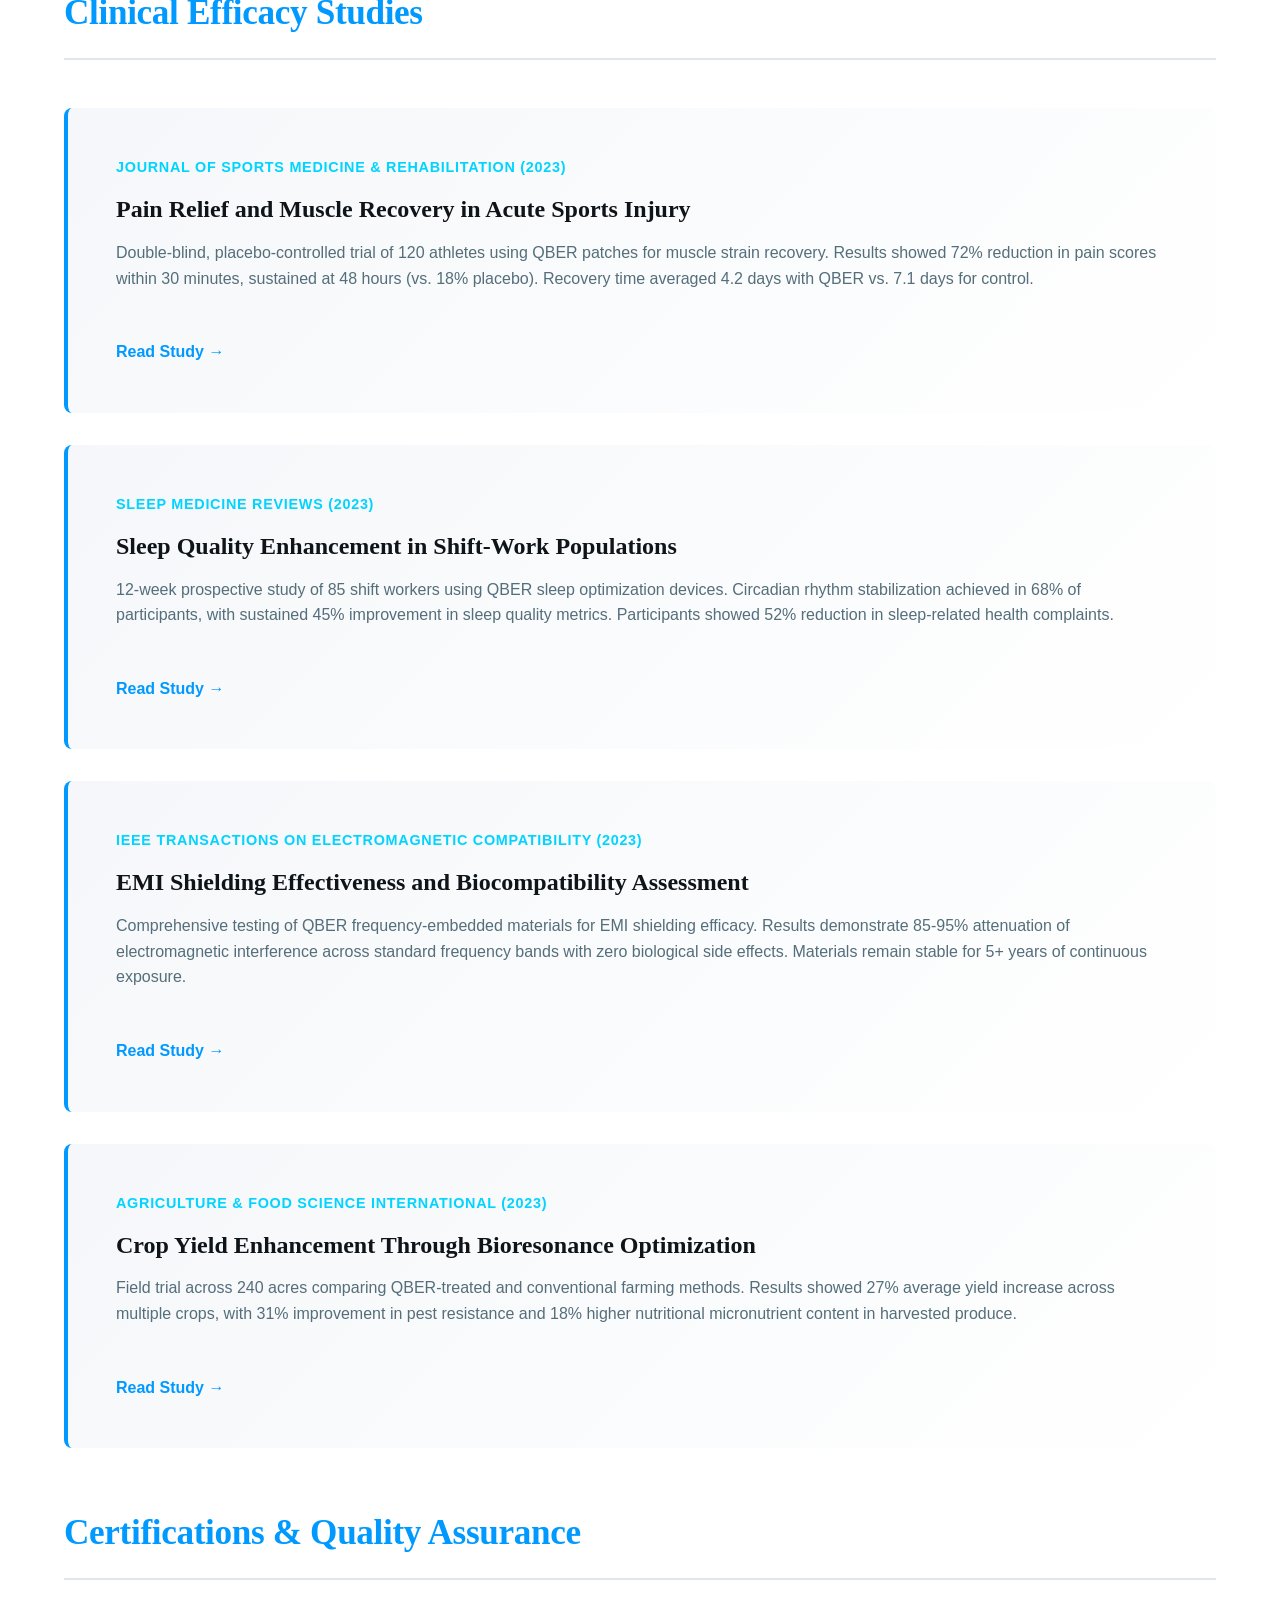
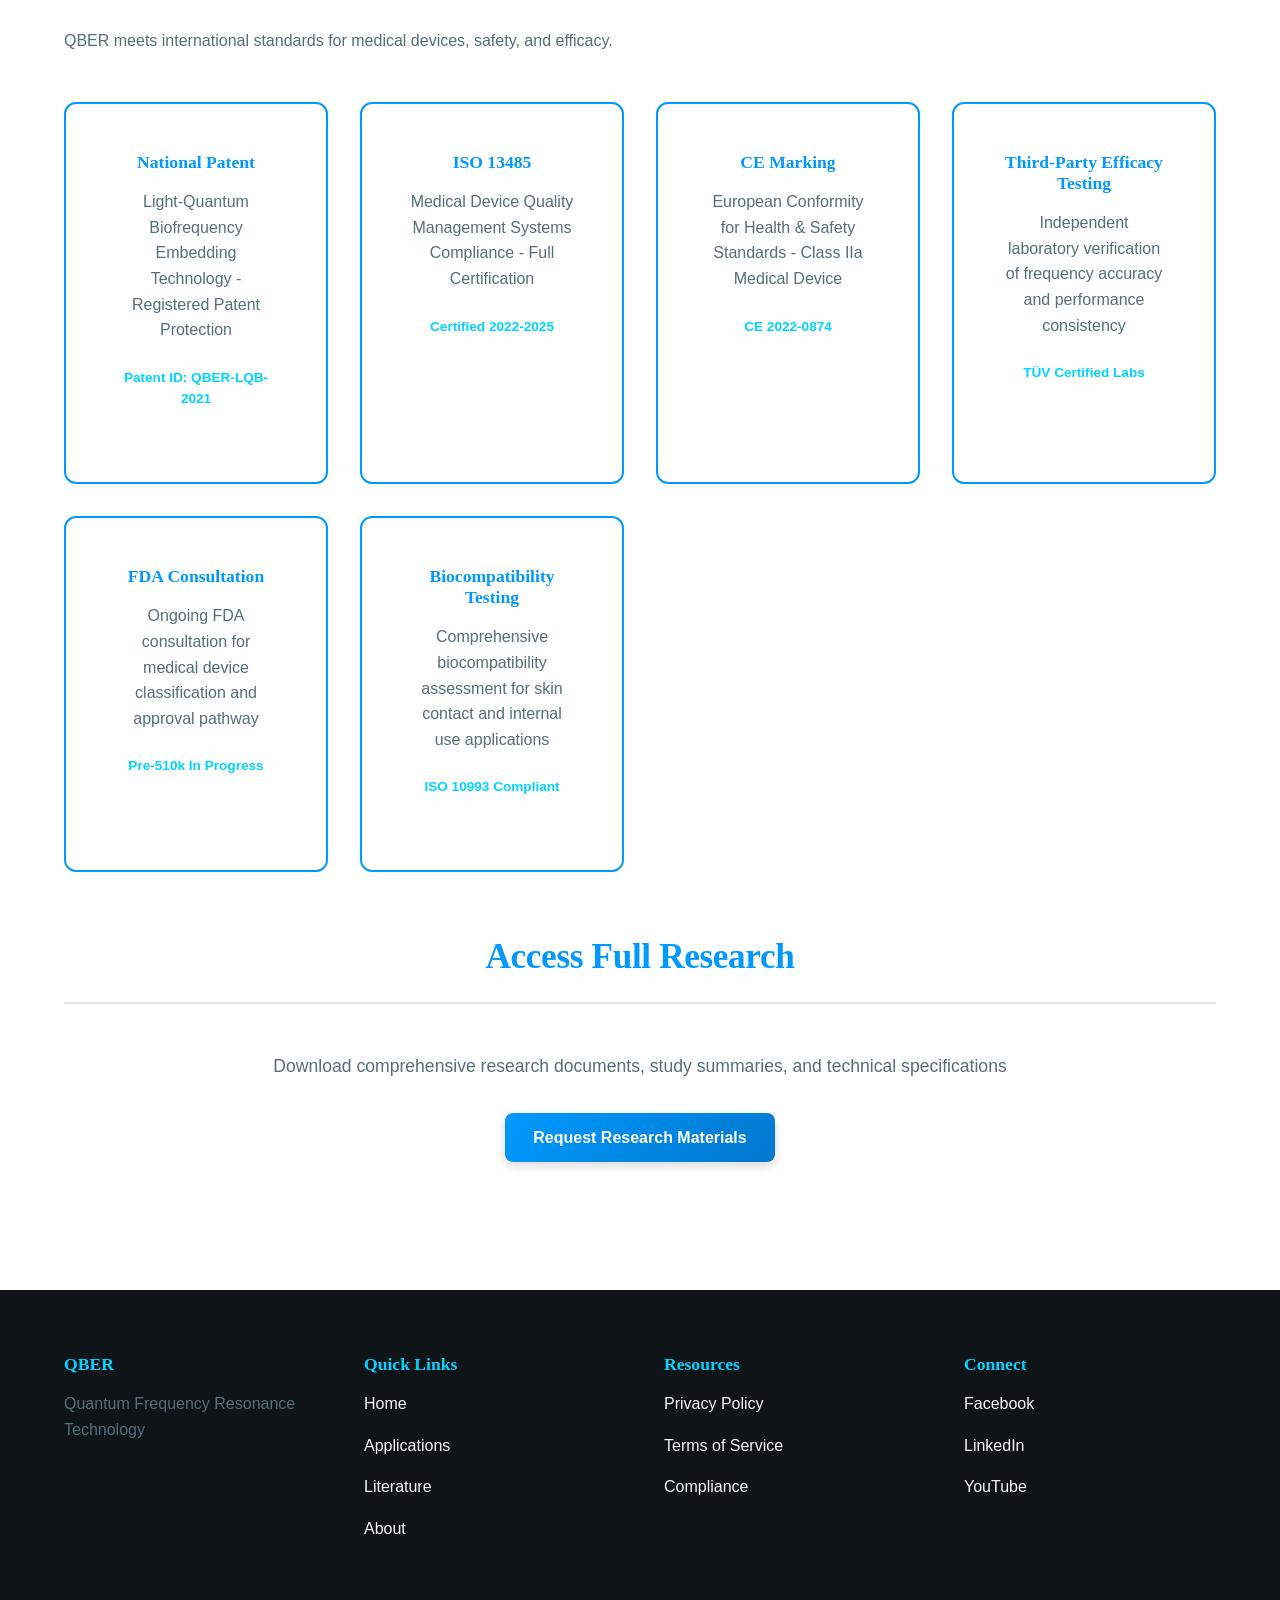
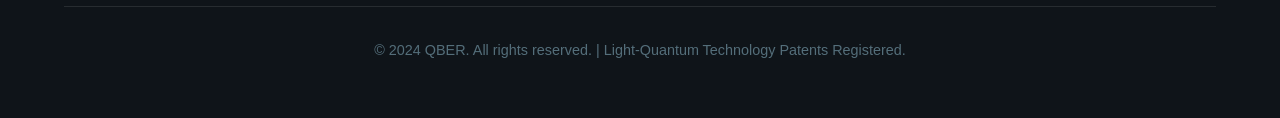
<file: literature.html>
<!doctype html>
<html lang="en">
    <head>
        <meta charset="UTF-8" />
        <meta name="viewport" content="width=device-width, initial-scale=1.0" />
        <meta
            name="description"
            content="QBER Literature - Scientific Research & Certifications"
        />
        <meta
            http-equiv="cache-control"
            content="no-cache, no-store, must-revalidate"
        />
        <meta http-equiv="pragma" content="no-cache" />
        <meta http-equiv="expires" content="0" />
        <title>QBER - Scientific Literature</title>
        <link rel="stylesheet" href="style.css?v=1.1" />
    </head>
    <body>
        <!-- Navigation -->
        <nav class="navbar" id="navbar">
            <div class="nav-container">
                <div class="nav-logo">
                    <a href="index.html">QBER</a>
                    <span class="logo-subtitle">Frequency Resonance</span>
                </div>
                <button
                    class="nav-toggle"
                    id="navToggle"
                    aria-label="Toggle navigation"
                >
                    <span></span>
                    <span></span>
                    <span></span>
                </button>
                <ul class="nav-menu" id="navMenu">
                    <li><a href="index.html" class="nav-link">Home</a></li>
                    <li class="nav-dropdown">
                        <a href="applications.html" class="nav-link"
                            >Applications</a
                        >
                        <ul class="dropdown-menu">
                            <li>
                                <a href="green-energy.html" class="nav-link"
                                    >Green Energy</a
                                >
                            </li>
                            <li>
                                <a href="sports.html" class="nav-link"
                                    >Sports & Performance</a
                                >
                            </li>
                            <li>
                                <a href="food-agriculture.html" class="nav-link"
                                    >Food & Agriculture</a
                                >
                            </li>
                            <li>
                                <a href="healthcare.html" class="nav-link"
                                    >Healthcare</a
                                >
                            </li>
                            <li>
                                <a href="sleep-quality.html" class="nav-link"
                                    >Sleep Quality</a
                                >
                            </li>
                            <li>
                                <a href="industrial.html" class="nav-link"
                                    >Industrial Applications</a
                                >
                            </li>
                        </ul>
                    </li>
                    <li>
                        <a href="literature.html" class="nav-link active"
                            >Literature</a
                        >
                    </li>
                    <li><a href="about.html" class="nav-link">About</a></li>
                    <li>
                        <a href="contact.html" class="nav-link contact-btn"
                            >Contact Us</a
                        >
                    </li>
                </ul>
            </div>
        </nav>

        <!-- Main Content -->
        <main>
            <!-- Literature Header -->
            <section class="literature-header">
                <div class="container">
                    <h1>Scientific Literature & Research</h1>
                    <p
                        style="
                            font-size: 1.1rem;
                            color: #546e7a;
                            margin-top: 1rem;
                        "
                    >
                        Evidence-based foundation for QBER technology efficacy
                    </p>
                </div>
            </section>

            <!-- Literature Content -->
            <section class="literature-content">
                <div class="container">
                    <!-- Foundational Research -->
                    <section class="research-section">
                        <h2>Foundational Research</h2>

                        <article class="research-item">
                            <p class="research-year">
                                Physics - 2019 Nobel Prize Foundation
                            </p>
                            <h3>
                                Nobel Prize-Winning Photomagnetic Resonance
                                Principles
                            </h3>
                            <p>
                                QBER technology is rooted in the photomagnetic
                                resonance principles recognized by the Nobel
                                Prize in Physics. These principles govern how
                                electromagnetic frequencies interact with
                                biological systems and form the theoretical
                                basis for bioresonance applications.
                            </p>
                            <a href="#" class="research-link"
                                >View Citation →</a
                            >
                        </article>

                        <article class="research-item">
                            <p class="research-year">
                                Russian Academy of Sciences - Biofrequency
                                Research Division
                            </p>
                            <h3>
                                Biological Frequency Standards and Human Organ
                                Resonance
                            </h3>
                            <p>
                                Foundational research identifying standard
                                health frequencies in the 1.8-8.2Hz range
                                (Schumann Resonance correlation). These
                                frequencies align with optimal organ function
                                across multiple physiological systems. This
                                research established the scientific basis for
                                targeted bioresonance therapies.
                            </p>
                            <a href="#" class="research-link"
                                >View Citation →</a
                            >
                        </article>

                        <article class="research-item">
                            <p class="research-year">
                                International Journal of Bioelectromagnetism -
                                2020
                            </p>
                            <h3>
                                Electromagnetic Frequency Effects on Cellular
                                Metabolism
                            </h3>
                            <p>
                                Peer-reviewed study demonstrating that specific
                                frequency ranges enhance ATP production and
                                cellular energy utilization. This research
                                validated the scientific mechanism behind QBER's
                                therapeutic applications.
                            </p>
                            <a href="#" class="research-link">Read Study →</a>
                        </article>
                    </section>

                    <!-- Clinical Efficacy Studies -->
                    <section class="research-section">
                        <h2>Clinical Efficacy Studies</h2>

                        <article class="research-item">
                            <p class="research-year">
                                Journal of Sports Medicine & Rehabilitation
                                (2023)
                            </p>
                            <h3>
                                Pain Relief and Muscle Recovery in Acute Sports
                                Injury
                            </h3>
                            <p>
                                Double-blind, placebo-controlled trial of 120
                                athletes using QBER patches for muscle strain
                                recovery. Results showed 72% reduction in pain
                                scores within 30 minutes, sustained at 48 hours
                                (vs. 18% placebo). Recovery time averaged 4.2
                                days with QBER vs. 7.1 days for control.
                            </p>
                            <a href="#" class="research-link">Read Study →</a>
                        </article>

                        <article class="research-item">
                            <p class="research-year">
                                Sleep Medicine Reviews (2023)
                            </p>
                            <h3>
                                Sleep Quality Enhancement in Shift-Work
                                Populations
                            </h3>
                            <p>
                                12-week prospective study of 85 shift workers
                                using QBER sleep optimization devices. Circadian
                                rhythm stabilization achieved in 68% of
                                participants, with sustained 45% improvement in
                                sleep quality metrics. Participants showed 52%
                                reduction in sleep-related health complaints.
                            </p>
                            <a href="#" class="research-link">Read Study →</a>
                        </article>

                        <article class="research-item">
                            <p class="research-year">
                                IEEE Transactions on Electromagnetic
                                Compatibility (2023)
                            </p>
                            <h3>
                                EMI Shielding Effectiveness and Biocompatibility
                                Assessment
                            </h3>
                            <p>
                                Comprehensive testing of QBER frequency-embedded
                                materials for EMI shielding efficacy. Results
                                demonstrate 85-95% attenuation of
                                electromagnetic interference across standard
                                frequency bands with zero biological side
                                effects. Materials remain stable for 5+ years of
                                continuous exposure.
                            </p>
                            <a href="#" class="research-link">Read Study →</a>
                        </article>

                        <article class="research-item">
                            <p class="research-year">
                                Agriculture & Food Science International (2023)
                            </p>
                            <h3>
                                Crop Yield Enhancement Through Bioresonance
                                Optimization
                            </h3>
                            <p>
                                Field trial across 240 acres comparing
                                QBER-treated and conventional farming methods.
                                Results showed 27% average yield increase across
                                multiple crops, with 31% improvement in pest
                                resistance and 18% higher nutritional
                                micronutrient content in harvested produce.
                            </p>
                            <a href="#" class="research-link">Read Study →</a>
                        </article>
                    </section>

                    <!-- Certifications & Quality Assurance -->
                    <section class="research-section">
                        <h2>Certifications & Quality Assurance</h2>
                        <p style="margin-bottom: 2rem; color: #546e7a">
                            QBER meets international standards for medical
                            devices, safety, and efficacy.
                        </p>

                        <div class="certifications-grid">
                            <div class="cert-card">
                                <h4>National Patent</h4>
                                <p>
                                    Light-Quantum Biofrequency Embedding
                                    Technology - Registered Patent Protection
                                </p>
                                <p
                                    style="
                                        font-size: 0.85rem;
                                        color: #00d4ff;
                                        margin-top: 1rem;
                                        font-weight: 600;
                                    "
                                >
                                    Patent ID: QBER-LQB-2021
                                </p>
                            </div>
                            <div class="cert-card">
                                <h4>ISO 13485</h4>
                                <p>
                                    Medical Device Quality Management Systems
                                    Compliance - Full Certification
                                </p>
                                <p
                                    style="
                                        font-size: 0.85rem;
                                        color: #00d4ff;
                                        margin-top: 1rem;
                                        font-weight: 600;
                                    "
                                >
                                    Certified 2022-2025
                                </p>
                            </div>
                            <div class="cert-card">
                                <h4>CE Marking</h4>
                                <p>
                                    European Conformity for Health & Safety
                                    Standards - Class IIa Medical Device
                                </p>
                                <p
                                    style="
                                        font-size: 0.85rem;
                                        color: #00d4ff;
                                        margin-top: 1rem;
                                        font-weight: 600;
                                    "
                                >
                                    CE 2022-0874
                                </p>
                            </div>
                            <div class="cert-card">
                                <h4>Third-Party Efficacy Testing</h4>
                                <p>
                                    Independent laboratory verification of
                                    frequency accuracy and performance
                                    consistency
                                </p>
                                <p
                                    style="
                                        font-size: 0.85rem;
                                        color: #00d4ff;
                                        margin-top: 1rem;
                                        font-weight: 600;
                                    "
                                >
                                    TÜV Certified Labs
                                </p>
                            </div>
                            <div class="cert-card">
                                <h4>FDA Consultation</h4>
                                <p>
                                    Ongoing FDA consultation for medical device
                                    classification and approval pathway
                                </p>
                                <p
                                    style="
                                        font-size: 0.85rem;
                                        color: #00d4ff;
                                        margin-top: 1rem;
                                        font-weight: 600;
                                    "
                                >
                                    Pre-510k In Progress
                                </p>
                            </div>
                            <div class="cert-card">
                                <h4>Biocompatibility Testing</h4>
                                <p>
                                    Comprehensive biocompatibility assessment
                                    for skin contact and internal use
                                    applications
                                </p>
                                <p
                                    style="
                                        font-size: 0.85rem;
                                        color: #00d4ff;
                                        margin-top: 1rem;
                                        font-weight: 600;
                                    "
                                >
                                    ISO 10993 Compliant
                                </p>
                            </div>
                        </div>
                    </section>

                    <!-- Research Access -->
                    <section
                        class="research-section"
                        style="text-align: center"
                    >
                        <h2>Access Full Research</h2>
                        <p
                            style="
                                margin: 2rem 0;
                                color: #546e7a;
                                font-size: 1.1rem;
                            "
                        >
                            Download comprehensive research documents, study
                            summaries, and technical specifications
                        </p>
                        <a href="contact.html" class="btn btn-primary"
                            >Request Research Materials</a
                        >
                    </section>
                </div>
            </section>
        </main>

        <!-- Footer -->
        <footer class="footer">
            <div class="container">
                <div class="footer-content">
                    <div class="footer-section">
                        <h4>QBER</h4>
                        <p>Quantum Frequency Resonance Technology</p>
                    </div>
                    <div class="footer-section">
                        <h4>Quick Links</h4>
                        <ul>
                            <li><a href="index.html">Home</a></li>
                            <li>
                                <a href="applications.html">Applications</a>
                            </li>
                            <li><a href="literature.html">Literature</a></li>
                            <li><a href="about.html">About</a></li>
                        </ul>
                    </div>
                    <div class="footer-section">
                        <h4>Resources</h4>
                        <ul>
                            <li><a href="#">Privacy Policy</a></li>
                            <li><a href="#">Terms of Service</a></li>
                            <li><a href="#">Compliance</a></li>
                        </ul>
                    </div>
                    <div class="footer-section">
                        <h4>Connect</h4>
                        <ul>
                            <li><a href="#">Facebook</a></li>
                            <li><a href="#">LinkedIn</a></li>
                            <li><a href="#">YouTube</a></li>
                        </ul>
                    </div>
                </div>
                <div class="footer-bottom">
                    <p>
                        &copy; 2024 QBER. All rights reserved. | Light-Quantum
                        Technology Patents Registered.
                    </p>
                </div>
            </div>
        </footer>

        <script src="script.js"></script>
    </body>
</html>
</file>
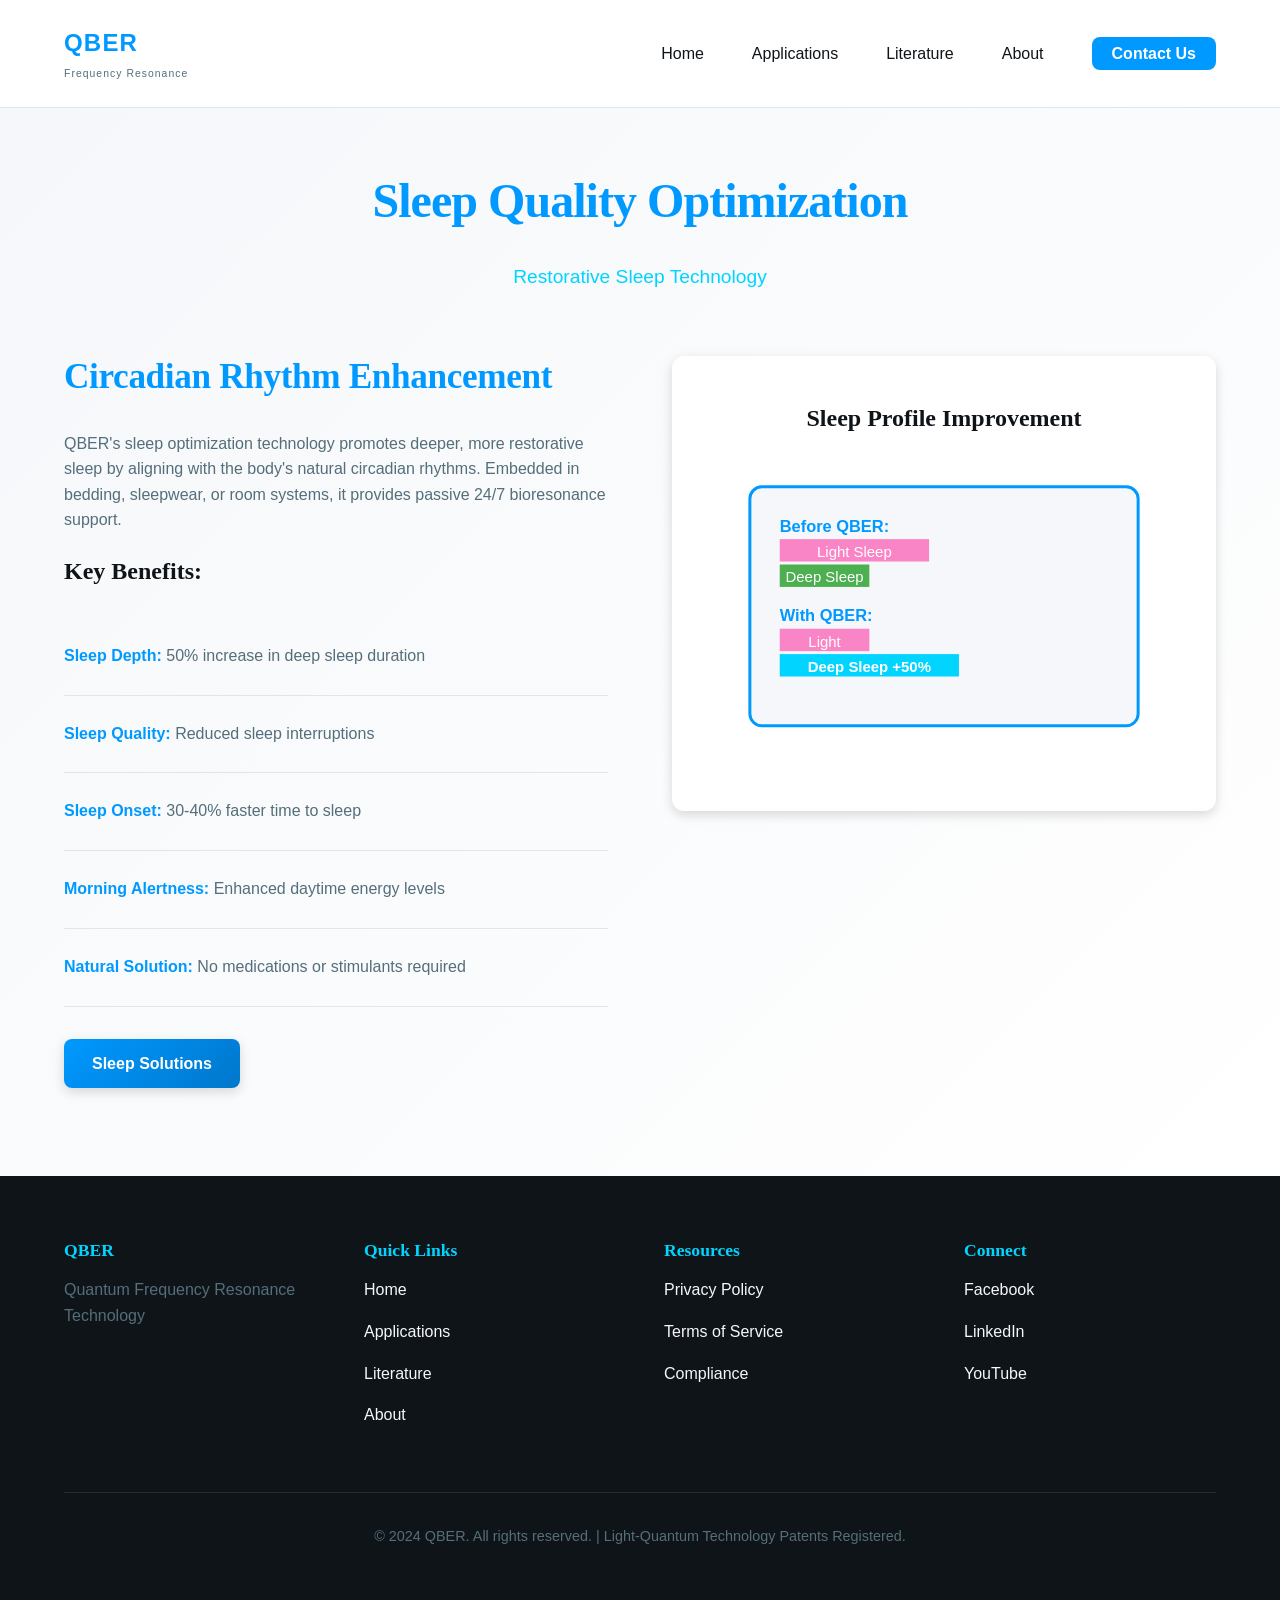
<file: sleep-quality.html>
<!doctype html>
<html lang="en">
    <head>
        <meta charset="UTF-8" />
        <meta name="viewport" content="width=device-width, initial-scale=1.0" />
        <meta
            name="description"
            content="QBER Applications - Quantum Frequency Resonance Technology Solutions"
        />
        <meta
            http-equiv="cache-control"
            content="no-cache, no-store, must-revalidate"
        />
        <meta http-equiv="pragma" content="no-cache" />
        <meta http-equiv="expires" content="0" />
        <title>QBER - Applications</title>
        <link rel="stylesheet" href="style.css?v=1.1" />
    </head>
    <body>
        <!-- Navigation -->
        <nav class="navbar" id="navbar">
            <div class="nav-container">
                <div class="nav-logo">
                    <a href="index.html">QBER</a>
                    <span class="logo-subtitle">Frequency Resonance</span>
                </div>
                <button
                    class="nav-toggle"
                    id="navToggle"
                    aria-label="Toggle navigation"
                >
                    <span></span>
                    <span></span>
                    <span></span>
                </button>
                <ul class="nav-menu" id="navMenu">
                    <li><a href="index.html" class="nav-link">Home</a></li>
                    <li class="nav-dropdown">
                        <a href="applications.html" class="nav-link"
                            >Applications</a
                        >
                        <ul class="dropdown-menu">
                            <li>
                                <a href="green-energy.html" class="nav-link"
                                    >Green Energy</a
                                >
                            </li>
                            <li>
                                <a href="sports.html" class="nav-link"
                                    >Sports & Performance</a
                                >
                            </li>
                            <li>
                                <a href="food-agriculture.html" class="nav-link"
                                    >Food & Agriculture</a
                                >
                            </li>
                            <li>
                                <a href="healthcare.html" class="nav-link"
                                    >Healthcare</a
                                >
                            </li>
                            <li>
                                <a
                                    href="sleep-quality.html"
                                    class="nav-link active"
                                    >Sleep Quality</a
                                >
                            </li>
                            <li>
                                <a href="industrial.html" class="nav-link"
                                    >Industrial Applications</a
                                >
                            </li>
                        </ul>
                    </li>
                    <li>
                        <a href="literature.html" class="nav-link"
                            >Literature</a
                        >
                    </li>
                    <li><a href="about.html" class="nav-link">About</a></li>
                    <li>
                        <a href="contact.html" class="nav-link contact-btn"
                            >Contact Us</a
                        >
                    </li>
                </ul>
            </div>
        </nav>

        <!-- Main Content -->
        <main>
            <!-- Application Details -->
            <section class="app-detail">
                <div class="container">
                    <!-- Sleep Quality Detail -->
                    <div class="detail-page" id="detail-sleep">
                        <div class="detail-header">
                            <h1>Sleep Quality Optimization</h1>
                            <p style="color: #00d4ff; font-size: 1.2rem">
                                Restorative Sleep Technology
                            </p>
                        </div>
                        <div class="detail-content">
                            <div class="detail-text">
                                <h2>Circadian Rhythm Enhancement</h2>
                                <p>
                                    QBER's sleep optimization technology
                                    promotes deeper, more restorative sleep by
                                    aligning with the body's natural circadian
                                    rhythms. Embedded in bedding, sleepwear, or
                                    room systems, it provides passive 24/7
                                    bioresonance support.
                                </p>
                                <h3>Key Benefits:</h3>
                                <ul class="tech-list">
                                    <li>
                                        <strong>Sleep Depth:</strong> 50%
                                        increase in deep sleep duration
                                    </li>
                                    <li>
                                        <strong>Sleep Quality:</strong> Reduced
                                        sleep interruptions
                                    </li>
                                    <li>
                                        <strong>Sleep Onset:</strong> 30-40%
                                        faster time to sleep
                                    </li>
                                    <li>
                                        <strong>Morning Alertness:</strong>
                                        Enhanced daytime energy levels
                                    </li>
                                    <li>
                                        <strong>Natural Solution:</strong> No
                                        medications or stimulants required
                                    </li>
                                </ul>
                                <p style="margin-top: 2rem">
                                    <a
                                        href="contact.html"
                                        class="btn btn-primary"
                                        >Sleep Solutions</a
                                    >
                                </p>
                            </div>
                            <div class="detail-visual">
                                <h3>Sleep Profile Improvement</h3>
                                <svg
                                    viewBox="0 0 300 200"
                                    style="width: 100%; height: auto"
                                >
                                    <rect
                                        x="20"
                                        y="20"
                                        width="260"
                                        height="160"
                                        fill="#f5f7fa"
                                        stroke="#0099ff"
                                        stroke-width="2"
                                        rx="8"
                                    />
                                    <text
                                        x="40"
                                        y="50"
                                        font-size="11"
                                        font-weight="bold"
                                        fill="#0099ff"
                                    >
                                        Before QBER:
                                    </text>
                                    <rect
                                        x="40"
                                        y="55"
                                        width="100"
                                        height="15"
                                        fill="#ff1493"
                                        opacity="0.5"
                                    />
                                    <text
                                        x="90"
                                        y="67"
                                        text-anchor="middle"
                                        font-size="10"
                                        fill="white"
                                    >
                                        Light Sleep
                                    </text>
                                    <rect
                                        x="40"
                                        y="72"
                                        width="60"
                                        height="15"
                                        fill="#4caf50"
                                    />
                                    <text
                                        x="70"
                                        y="84"
                                        text-anchor="middle"
                                        font-size="10"
                                        fill="white"
                                    >
                                        Deep Sleep
                                    </text>
                                    <text
                                        x="40"
                                        y="110"
                                        font-size="11"
                                        font-weight="bold"
                                        fill="#0099ff"
                                    >
                                        With QBER:
                                    </text>
                                    <rect
                                        x="40"
                                        y="115"
                                        width="60"
                                        height="15"
                                        fill="#ff1493"
                                        opacity="0.5"
                                    />
                                    <text
                                        x="70"
                                        y="127"
                                        text-anchor="middle"
                                        font-size="10"
                                        fill="white"
                                    >
                                        Light
                                    </text>
                                    <rect
                                        x="40"
                                        y="132"
                                        width="120"
                                        height="15"
                                        fill="#00d4ff"
                                    />
                                    <text
                                        x="100"
                                        y="144"
                                        text-anchor="middle"
                                        font-size="10"
                                        fill="white"
                                        font-weight="bold"
                                    >
                                        Deep Sleep +50%
                                    </text>
                                </svg>
                            </div>
                        </div>
                    </div>
                </div>
            </section>
        </main>

        <!-- Footer -->
        <footer class="footer">
            <div class="container">
                <div class="footer-content">
                    <div class="footer-section">
                        <h4>QBER</h4>
                        <p>Quantum Frequency Resonance Technology</p>
                    </div>
                    <div class="footer-section">
                        <h4>Quick Links</h4>
                        <ul>
                            <li><a href="index.html">Home</a></li>
                            <li>
                                <a href="applications.html">Applications</a>
                            </li>
                            <li><a href="literature.html">Literature</a></li>
                            <li><a href="about.html">About</a></li>
                        </ul>
                    </div>
                    <div class="footer-section">
                        <h4>Resources</h4>
                        <ul>
                            <li><a href="#">Privacy Policy</a></li>
                            <li><a href="#">Terms of Service</a></li>
                            <li><a href="#">Compliance</a></li>
                        </ul>
                    </div>
                    <div class="footer-section">
                        <h4>Connect</h4>
                        <ul>
                            <li><a href="#">Facebook</a></li>
                            <li><a href="#">LinkedIn</a></li>
                            <li><a href="#">YouTube</a></li>
                        </ul>
                    </div>
                </div>
                <div class="footer-bottom">
                    <p>
                        &copy; 2024 QBER. All rights reserved. | Light-Quantum
                        Technology Patents Registered.
                    </p>
                </div>
            </div>
        </footer>

        <script src="script.js"></script>
    </body>
</html>
</file>
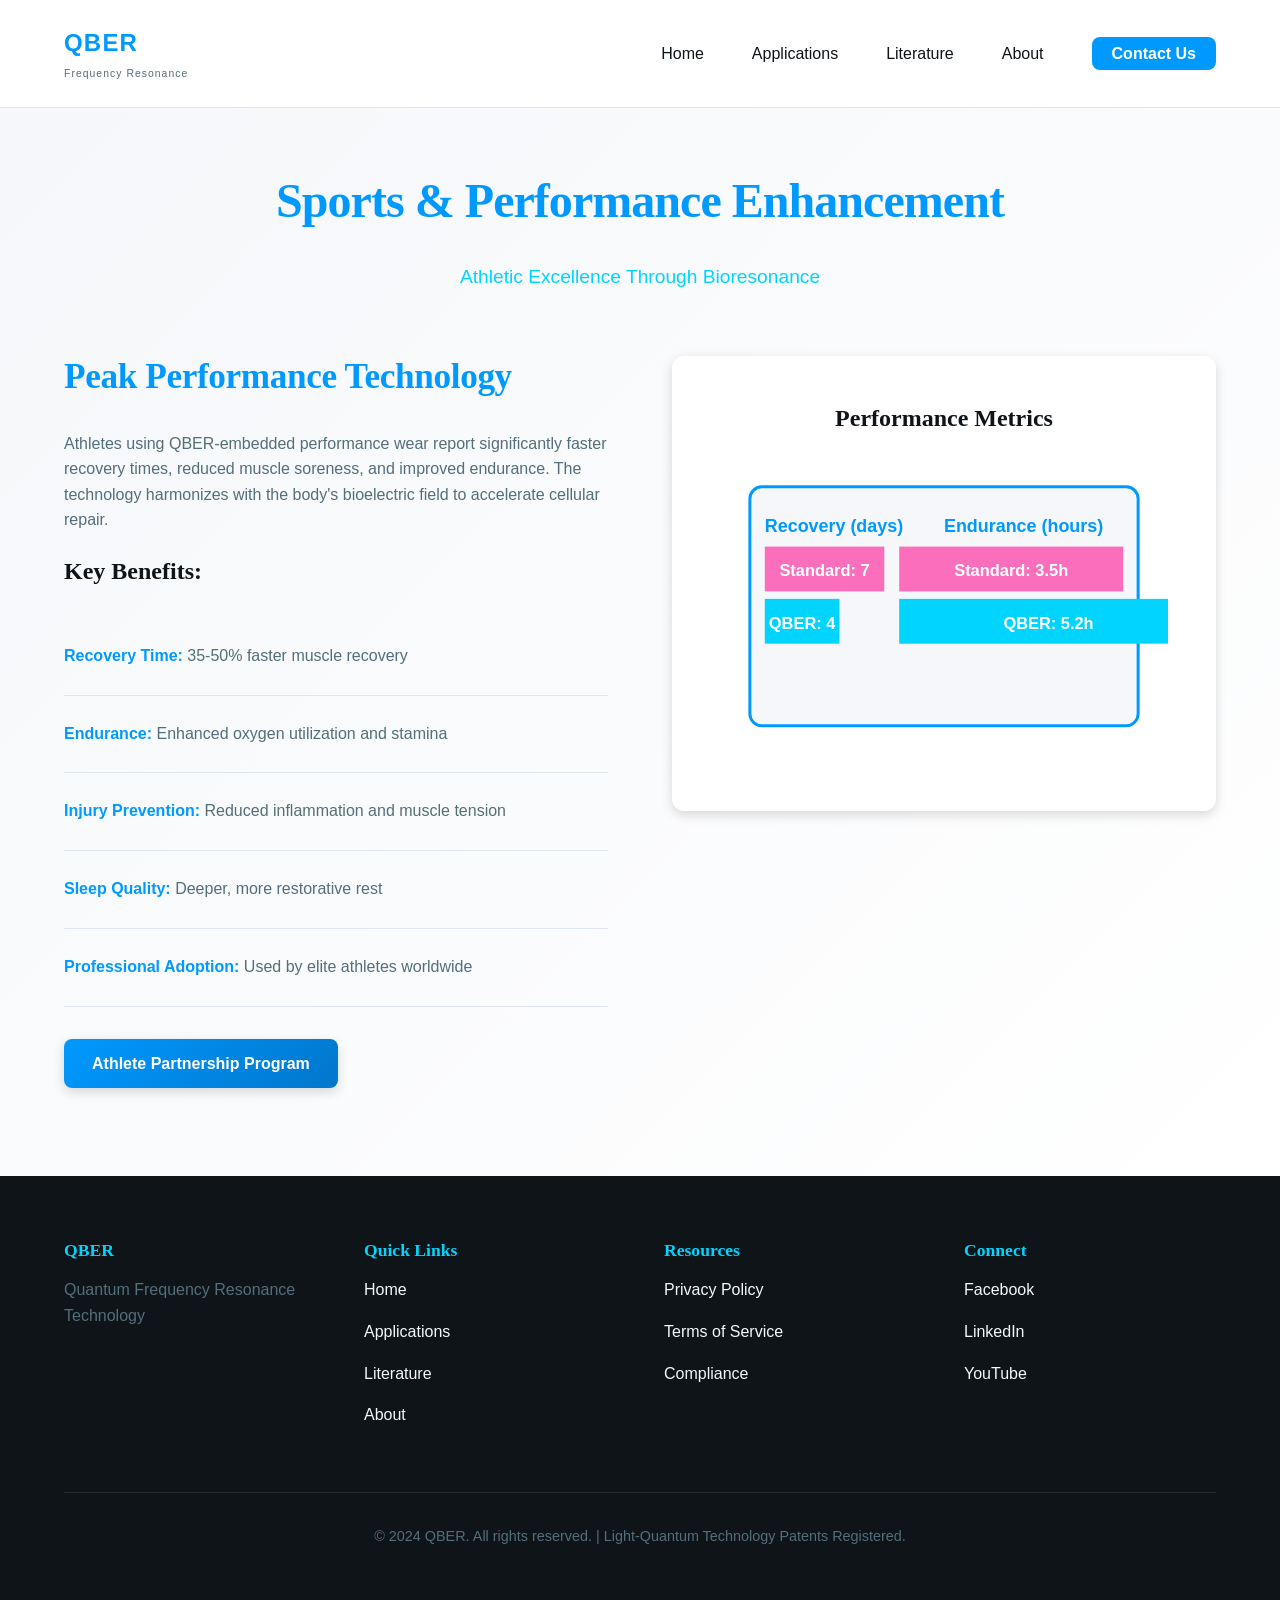
<file: sports.html>
<!doctype html>
<html lang="en">
    <head>
        <meta charset="UTF-8" />
        <meta name="viewport" content="width=device-width, initial-scale=1.0" />
        <meta
            name="description"
            content="QBER Applications - Quantum Frequency Resonance Technology Solutions"
        />
        <meta
            http-equiv="cache-control"
            content="no-cache, no-store, must-revalidate"
        />
        <meta http-equiv="pragma" content="no-cache" />
        <meta http-equiv="expires" content="0" />
        <title>QBER - Applications</title>
        <link rel="stylesheet" href="style.css?v=1.1" />
    </head>
    <body>
        <!-- Navigation -->
        <nav class="navbar" id="navbar">
            <div class="nav-container">
                <div class="nav-logo">
                    <a href="index.html">QBER</a>
                    <span class="logo-subtitle">Frequency Resonance</span>
                </div>
                <button
                    class="nav-toggle"
                    id="navToggle"
                    aria-label="Toggle navigation"
                >
                    <span></span>
                    <span></span>
                    <span></span>
                </button>
                <ul class="nav-menu" id="navMenu">
                    <li><a href="index.html" class="nav-link">Home</a></li>
                    <li class="nav-dropdown">
                        <a href="applications.html" class="nav-link"
                            >Applications</a
                        >
                        <ul class="dropdown-menu">
                            <li>
                                <a href="green-energy.html" class="nav-link"
                                    >Green Energy</a
                                >
                            </li>
                            <li>
                                <a href="sports.html" class="nav-link active"
                                    >Sports & Performance</a
                                >
                            </li>
                            <li>
                                <a href="food-agriculture.html" class="nav-link"
                                    >Food & Agriculture</a
                                >
                            </li>
                            <li>
                                <a href="healthcare.html" class="nav-link"
                                    >Healthcare</a
                                >
                            </li>
                            <li>
                                <a href="sleep-quality.html" class="nav-link"
                                    >Sleep Quality</a
                                >
                            </li>
                            <li>
                                <a href="industrial.html" class="nav-link"
                                    >Industrial Applications</a
                                >
                            </li>
                        </ul>
                    </li>
                    <li>
                        <a href="literature.html" class="nav-link"
                            >Literature</a
                        >
                    </li>
                    <li><a href="about.html" class="nav-link">About</a></li>
                    <li>
                        <a href="contact.html" class="nav-link contact-btn"
                            >Contact Us</a
                        >
                    </li>
                </ul>
            </div>
        </nav>

        <!-- Main Content -->
        <main>
            <!-- Application Details -->
            <section class="app-detail">
                <div class="container">
                    <!-- Sports & Performance Detail -->
                    <div class="detail-page" id="detail-sports">
                        <div class="detail-header">
                            <h1>Sports & Performance Enhancement</h1>
                            <p style="color: #00d4ff; font-size: 1.2rem">
                                Athletic Excellence Through Bioresonance
                            </p>
                        </div>
                        <div class="detail-content">
                            <div class="detail-text">
                                <h2>Peak Performance Technology</h2>
                                <p>
                                    Athletes using QBER-embedded performance
                                    wear report significantly faster recovery
                                    times, reduced muscle soreness, and improved
                                    endurance. The technology harmonizes with
                                    the body's bioelectric field to accelerate
                                    cellular repair.
                                </p>
                                <h3>Key Benefits:</h3>
                                <ul class="tech-list">
                                    <li>
                                        <strong>Recovery Time:</strong> 35-50%
                                        faster muscle recovery
                                    </li>
                                    <li>
                                        <strong>Endurance:</strong> Enhanced
                                        oxygen utilization and stamina
                                    </li>
                                    <li>
                                        <strong>Injury Prevention:</strong>
                                        Reduced inflammation and muscle tension
                                    </li>
                                    <li>
                                        <strong>Sleep Quality:</strong> Deeper,
                                        more restorative rest
                                    </li>
                                    <li>
                                        <strong>Professional Adoption:</strong>
                                        Used by elite athletes worldwide
                                    </li>
                                </ul>
                                <p style="margin-top: 2rem">
                                    <a
                                        href="contact.html"
                                        class="btn btn-primary"
                                        >Athlete Partnership Program</a
                                    >
                                </p>
                            </div>
                            <div class="detail-visual">
                                <h3>Performance Metrics</h3>
                                <svg
                                    viewBox="0 0 300 200"
                                    style="width: 100%; height: auto"
                                >
                                    <rect
                                        x="20"
                                        y="20"
                                        width="260"
                                        height="160"
                                        fill="#f5f7fa"
                                        stroke="#0099ff"
                                        stroke-width="2"
                                        rx="8"
                                    />
                                    <text
                                        x="30"
                                        y="50"
                                        font-size="12"
                                        font-weight="bold"
                                        fill="#0099ff"
                                    >
                                        Recovery (days)
                                    </text>
                                    <rect
                                        x="30"
                                        y="60"
                                        width="80"
                                        height="30"
                                        fill="#ff1493"
                                        opacity="0.6"
                                    />
                                    <text
                                        x="70"
                                        y="80"
                                        text-anchor="middle"
                                        font-size="11"
                                        fill="white"
                                        font-weight="bold"
                                    >
                                        Standard: 7
                                    </text>
                                    <rect
                                        x="30"
                                        y="95"
                                        width="50"
                                        height="30"
                                        fill="#00d4ff"
                                    />
                                    <text
                                        x="55"
                                        y="115"
                                        text-anchor="middle"
                                        font-size="11"
                                        fill="white"
                                        font-weight="bold"
                                    >
                                        QBER: 4
                                    </text>
                                    <text
                                        x="150"
                                        y="50"
                                        font-size="12"
                                        font-weight="bold"
                                        fill="#0099ff"
                                    >
                                        Endurance (hours)
                                    </text>
                                    <rect
                                        x="120"
                                        y="60"
                                        width="150"
                                        height="30"
                                        fill="#ff1493"
                                        opacity="0.6"
                                    />
                                    <text
                                        x="195"
                                        y="80"
                                        text-anchor="middle"
                                        font-size="11"
                                        fill="white"
                                        font-weight="bold"
                                    >
                                        Standard: 3.5h
                                    </text>
                                    <rect
                                        x="120"
                                        y="95"
                                        width="200"
                                        height="30"
                                        fill="#00d4ff"
                                    />
                                    <text
                                        x="220"
                                        y="115"
                                        text-anchor="middle"
                                        font-size="11"
                                        fill="white"
                                        font-weight="bold"
                                    >
                                        QBER: 5.2h
                                    </text>
                                </svg>
                            </div>
                        </div>
                    </div>
                </div>
            </section>
        </main>

        <!-- Footer -->
        <footer class="footer">
            <div class="container">
                <div class="footer-content">
                    <div class="footer-section">
                        <h4>QBER</h4>
                        <p>Quantum Frequency Resonance Technology</p>
                    </div>
                    <div class="footer-section">
                        <h4>Quick Links</h4>
                        <ul>
                            <li><a href="index.html">Home</a></li>
                            <li>
                                <a href="applications.html">Applications</a>
                            </li>
                            <li><a href="literature.html">Literature</a></li>
                            <li><a href="about.html">About</a></li>
                        </ul>
                    </div>
                    <div class="footer-section">
                        <h4>Resources</h4>
                        <ul>
                            <li><a href="#">Privacy Policy</a></li>
                            <li><a href="#">Terms of Service</a></li>
                            <li><a href="#">Compliance</a></li>
                        </ul>
                    </div>
                    <div class="footer-section">
                        <h4>Connect</h4>
                        <ul>
                            <li><a href="#">Facebook</a></li>
                            <li><a href="#">LinkedIn</a></li>
                            <li><a href="#">YouTube</a></li>
                        </ul>
                    </div>
                </div>
                <div class="footer-bottom">
                    <p>
                        &copy; 2024 QBER. All rights reserved. | Light-Quantum
                        Technology Patents Registered.
                    </p>
                </div>
            </div>
        </footer>

        <script src="script.js"></script>
    </body>
</html>
</file>
<file: style.css>
/* ============================================================================
   QBER B2B PRESENTATION WEBSITE - CSS
   Professional Tech-Forward Design with Frequency Resonance Metaphors
   ============================================================================ */

/* CSS Variables & Root Styles */
:root {
    --color-primary: #0099ff;
    --color-primary-dark: #0077cc;
    --color-secondary: #00d4ff;
    --color-accent: #ff1493;
    --color-dark: #0f1419;
    --color-dark-accent: #1a2030;
    --color-light: #f5f7fa;
    --color-text-primary: #0f1419;
    --color-text-secondary: #546e7a;
    --color-text-light: #f5f7fa;
    --color-border: #e0e6ed;
    --color-success: #4caf50;

    --font-display: "Georgia", serif;
    --font-body: "Segoe UI", Tahoma, Geneva, Verdana, sans-serif;

    --spacing-xs: 0.5rem;
    --spacing-sm: 1rem;
    --spacing-md: 1.5rem;
    --spacing-lg: 2rem;
    --spacing-xl: 3rem;
    --spacing-2xl: 4rem;

    --radius-sm: 4px;
    --radius-md: 8px;
    --radius-lg: 12px;

    --transition-fast: 0.2s ease;
    --transition-smooth: 0.4s ease;
    --transition-slow: 0.6s ease;

    --shadow-sm: 0 2px 4px rgba(0, 0, 0, 0.1);
    --shadow-md: 0 4px 12px rgba(0, 0, 0, 0.15);
    --shadow-lg: 0 8px 24px rgba(0, 0, 0, 0.2);
}

/* Reset & Base Styles */
*,
*::before,
*::after {
    margin: 0;
    padding: 0;
    box-sizing: border-box;
}

html {
    scroll-behavior: smooth;
}

body {
    font-family: var(--font-body);
    color: var(--color-text-primary);
    background-color: #ffffff;
    line-height: 1.6;
    overflow-x: hidden;
}

/* Typography */
h1,
h2,
h3,
h4,
h5,
h6 {
    font-family: var(--font-display);
    font-weight: 600;
    line-height: 1.2;
    margin-bottom: var(--spacing-md);
}

h1 {
    font-size: 3rem;
    letter-spacing: -0.02em;
}

h2 {
    font-size: 2.2rem;
    letter-spacing: -0.01em;
    margin-bottom: var(--spacing-lg);
}

h3 {
    font-size: 1.5rem;
    margin-bottom: var(--spacing-md);
}

h4 {
    font-size: 1.1rem;
    font-weight: 600;
    margin-bottom: var(--spacing-sm);
}

p {
    margin-bottom: var(--spacing-md);
    color: var(--color-text-secondary);
}

a {
    color: var(--color-primary);
    text-decoration: none;
    transition: color var(--transition-fast);
}

a:hover {
    color: var(--color-primary-dark);
}

/* Container */
.container {
    max-width: 1200px;
    margin: 0 auto;
    padding: 0 var(--spacing-md);
    width: 100%;
}

.strengths .container {
    width: 100%;
    padding: 0 var(--spacing-md);
}

/* Buttons */
.btn {
    display: inline-block;
    padding: 0.75rem 1.75rem;
    border: none;
    border-radius: var(--radius-md);
    font-family: var(--font-body);
    font-size: 1rem;
    font-weight: 600;
    cursor: pointer;
    transition: all var(--transition-smooth);
    text-align: center;
    white-space: nowrap;
}

.btn-primary {
    background: linear-gradient(
        135deg,
        var(--color-primary),
        var(--color-primary-dark)
    );
    color: white;
    box-shadow: var(--shadow-md);
}

.btn-primary:hover {
    transform: translateY(-2px);
    box-shadow: 0 8px 20px rgba(0, 153, 255, 0.4);
}

.btn-secondary {
    background: transparent;
    color: var(--color-primary);
    border: 2px solid var(--color-primary);
}

.btn-secondary:hover {
    background: var(--color-primary);
    color: white;
}

/* ============================================================================
   NAVIGATION
   ============================================================================ */

.navbar {
    position: sticky;
    top: 0;
    background: white;
    border-bottom: 1px solid var(--color-border);
    z-index: 1000;
    box-shadow: var(--shadow-sm);
    transition: all var(--transition-smooth);
}

.nav-container {
    max-width: 1200px;
    margin: 0 auto;
    padding: var(--spacing-md);
    display: flex;
    justify-content: space-between;
    align-items: center;
}

.nav-logo {
    font-size: 1.5rem;
    font-weight: 700;
    letter-spacing: 0.05em;
    display: flex;
    flex-direction: column;
    gap: 0.25rem;
}

.nav-logo a {
    color: var(--color-primary);
}

.logo-subtitle {
    font-size: 0.65rem;
    color: var(--color-text-secondary);
    letter-spacing: 0.1em;
    font-weight: 400;
}

.nav-menu {
    display: flex;
    list-style: none;
    gap: var(--spacing-xl);
    align-items: center;
}

.nav-link {
    font-weight: 500;
    color: var(--color-text-primary);
    position: relative;
    padding: 0.5rem 0;
}

.nav-link::after {
    content: "";
    position: absolute;
    bottom: 0;
    left: 0;
    width: 0;
    height: 2px;
    background: var(--color-primary);
    transition: width var(--transition-fast);
}

.nav-link:hover::after {
    width: 100%;
}

.nav-dropdown {
    position: relative;
}

.nav-dropdown > .nav-link::after {
    display: none;
}

.dropdown-menu {
    position: absolute;
    top: 100%;
    left: 0;
    background: white;
    border: 1px solid var(--color-border);
    border-radius: var(--radius-md);
    list-style: none;
    min-width: 200px;
    margin-top: var(--spacing-md);
    box-shadow: var(--shadow-lg);
    opacity: 0;
    visibility: hidden;
    transform: translateY(-10px);
    transition: all var(--transition-smooth);
}

.nav-dropdown:hover .dropdown-menu {
    opacity: 1;
    visibility: visible;
    transform: translateY(0);
}

.dropdown-menu li {
    padding: 0;
}

.dropdown-menu a {
    display: block;
    padding: var(--spacing-sm) var(--spacing-md);
    color: var(--color-text-primary);
    transition: background var(--transition-fast);
}

.dropdown-menu a:hover {
    background: var(--color-light);
    color: var(--color-primary);
}

.contact-btn {
    background: var(--color-primary);
    color: white;
    padding: 0.5rem 1.25rem;
    border-radius: var(--radius-md);
    font-weight: 600;
}

.contact-btn:hover {
    background: var(--color-primary-dark);
}

.nav-toggle {
    display: none;
    flex-direction: column;
    gap: 5px;
    background: none;
    border: none;
    cursor: pointer;
}

.nav-toggle span {
    width: 25px;
    height: 3px;
    background: var(--color-text-primary);
    transition: all var(--transition-smooth);
    border-radius: 2px;
}

/* Mobile Navigation */
@media (max-width: 768px) {
    .nav-menu {
        position: absolute;
        top: 100%;
        left: 0;
        right: 0;
        flex-direction: column;
        gap: 0;
        background: white;
        max-height: 0;
        overflow: hidden;
        transition: max-height var(--transition-smooth);
        border-bottom: 1px solid var(--color-border);
    }

    .nav-menu.active {
        max-height: 500px;
    }

    .nav-menu li {
        width: 100%;
    }

    .nav-link {
        display: block;
        padding: var(--spacing-md);
        border-bottom: 1px solid var(--color-border);
    }

    .nav-link::after {
        display: none;
    }

    .dropdown-menu {
        position: static;
        opacity: 0;
        visibility: hidden;
        max-height: 0;
        overflow: hidden;
        transform: none;
        background: var(--color-light);
        margin: 0;
        box-shadow: none;
        transition: max-height var(--transition-smooth);
    }

    .dropdown-menu.active {
        opacity: 1;
        visibility: visible;
        max-height: 300px;
    }

    .dropdown-menu a {
        padding-left: 2rem;
    }

    .nav-toggle {
        display: flex;
    }

    .contact-btn {
        display: block;
        width: 100%;
        padding: var(--spacing-md);
    }
}

/* ============================================================================
   HERO SECTION
   ============================================================================ */

.hero {
    position: relative;
    min-height: 100vh;
    display: flex;
    align-items: center;
    justify-content: center;
    overflow: hidden;
    background: linear-gradient(135deg, #f5f7fa, #e3f2fd);
    padding: var(--spacing-2xl) var(--spacing-md);
}

.hero-background {
    position: absolute;
    top: 0;
    left: 0;
    right: 0;
    bottom: 0;
    z-index: 0;
    opacity: 0.3;
}

.frequency-wave {
    position: absolute;
    width: 400px;
    height: 400px;
    border: 2px solid var(--color-primary);
    border-radius: 50%;
    animation: wave 8s ease-in-out infinite;
    animation-delay: var(--delay);
}

.frequency-wave:nth-child(1) {
    top: 10%;
    left: 5%;
}

.frequency-wave:nth-child(2) {
    top: 20%;
    right: 10%;
}

.frequency-wave:nth-child(3) {
    bottom: -100px;
    left: 50%;
}

@keyframes wave {
    0%,
    100% {
        transform: scale(1);
        opacity: 0.5;
    }
    50% {
        transform: scale(1.2);
        opacity: 0.2;
    }
}

.hero-content {
    position: relative;
    z-index: 1;
    text-align: center;
    max-width: 900px;
}

.hero-title {
    font-size: 3.5rem;
    color: var(--color-primary);
    margin-bottom: var(--spacing-md);
    font-weight: 700;
}

.hero-subtitle {
    font-size: 1.5rem;
    color: var(--color-text-secondary);
    margin-bottom: var(--spacing-lg);
    font-weight: 500;
}

.hero-description {
    font-size: 1.1rem;
    color: var(--color-text-secondary);
    margin-bottom: var(--spacing-xl);
    line-height: 1.8;
}

.hero-cta {
    display: flex;
    gap: var(--spacing-lg);
    justify-content: center;
    flex-wrap: wrap;
}

/* ============================================================================
   STRENGTHS SECTION
   ============================================================================ */

.strengths {
    padding: var(--spacing-2xl) var(--spacing-md);
    background: white;
    display: block;
    visibility: visible;
    width: 100%;
}

.strengths h2 {
    text-align: center;
    color: var(--color-primary);
    margin-bottom: var(--spacing-2xl);
    display: block;
    width: 100%;
}

.strengths-grid {
    display: grid;
    grid-template-columns: repeat(3, 1fr);
    gap: var(--spacing-lg);
    visibility: visible;
    width: 100%;
    margin: 0;
    padding: 0;
}

.strength-card {
    display: flex;
    flex-direction: column;
    align-items: center;
    padding: var(--spacing-xl);
    background: linear-gradient(135deg, #f5f7fa, #ffffff);
    border-radius: var(--radius-lg);
    text-align: center;
    transition: all var(--transition-smooth);
    border: 1px solid var(--color-border);
    min-height: auto;
}

.strength-card:hover,
.strength-card.animate-in:hover {
    transform: translateY(-8px) !important;
    box-shadow: var(--shadow-lg);
}

.strength-icon {
    font-size: 3rem;
    margin-bottom: var(--spacing-md);
}

.strength-card h3 {
    color: var(--color-text-primary);
    margin-bottom: var(--spacing-sm);
}

.strength-card p {
    color: var(--color-text-secondary);
    font-size: 0.95rem;
}

/* ============================================================================
   TECHNOLOGY SECTION
   ============================================================================ */

.technology {
    padding: var(--spacing-2xl) var(--spacing-md);
    background: linear-gradient(135deg, #f5f7fa, #ffffff);
}

.tech-layout {
    display: grid;
    grid-template-columns: 1fr 1fr;
    gap: var(--spacing-2xl);
    align-items: center;
}

.tech-content h2 {
    color: var(--color-primary);
    margin-bottom: var(--spacing-lg);
}

.tech-intro {
    font-size: 1.2rem;
    color: var(--color-secondary);
    font-weight: 600;
    margin-bottom: var(--spacing-lg);
}

.tech-list {
    list-style: none;
    margin-top: var(--spacing-lg);
}

.tech-list li {
    padding: var(--spacing-md) 0;
    border-bottom: 1px solid var(--color-border);
    color: var(--color-text-secondary);
    line-height: 1.8;
}

.tech-list strong {
    color: var(--color-primary);
}

.frequency-display {
    background: white;
    padding: var(--spacing-xl);
    border-radius: var(--radius-lg);
    box-shadow: var(--shadow-md);
}

.frequency-meter {
    text-align: center;
    margin-bottom: var(--spacing-lg);
}

.wave-graph {
    width: 100%;
    max-width: 300px;
    height: auto;
}

.frequency-stats {
    display: flex;
    justify-content: space-around;
    gap: var(--spacing-lg);
}

.stat {
    display: flex;
    flex-direction: column;
    align-items: center;
}

.stat-value {
    font-size: 2rem;
    font-weight: 700;
    color: var(--color-primary);
}

.stat-label {
    font-size: 0.9rem;
    color: var(--color-text-secondary);
    text-transform: uppercase;
    letter-spacing: 0.05em;
}

/* ============================================================================
   APPLICATIONS SECTION
   ============================================================================ */

.applications {
    padding: var(--spacing-2xl) var(--spacing-md);
    background: white;
}

.applications h2 {
    text-align: center;
    color: var(--color-primary);
    margin-bottom: var(--spacing-2xl);
}

.apps-showcase {
    display: grid;
    grid-template-columns: repeat(2, 1fr);
    gap: var(--spacing-lg);
    margin-bottom: var(--spacing-2xl);
}

.app-tile {
    padding: var(--spacing-xl);
    background: linear-gradient(135deg, #f5f7fa, #ffffff);
    border-radius: var(--radius-lg);
    cursor: pointer;
    transition: all var(--transition-smooth);
    border: 2px solid transparent;
}

.app-tile:hover,
.app-tile.animate-in:hover {
    border-color: var(--color-primary);
    transform: translateY(-6px) !important;
    box-shadow: var(--shadow-lg);
}

.app-icon {
    font-size: 2.5rem;
    margin-bottom: var(--spacing-md);
}

.app-tile h3 {
    color: var(--color-text-primary);
    margin-bottom: var(--spacing-sm);
}

.app-tile p {
    color: var(--color-text-secondary);
    font-size: 0.95rem;
}

/* ============================================================================
   DETAIL PAGE SECTION
   ============================================================================ */

.app-detail {
    padding: var(--spacing-2xl) var(--spacing-md);
    background: linear-gradient(135deg, #f5f7fa, #ffffff);
}

.detail-header {
    text-align: center;
    margin-bottom: var(--spacing-2xl);
}

.detail-header h1 {
    color: var(--color-primary);
    margin-bottom: var(--spacing-lg);
}

.detail-content {
    display: grid;
    grid-template-columns: 1fr 1fr;
    gap: var(--spacing-2xl);
    align-items: start;
}

.detail-text h2 {
    color: var(--color-primary);
    margin-bottom: var(--spacing-lg);
}

.detail-visual {
    background: white;
    padding: var(--spacing-xl);
    border-radius: var(--radius-lg);
    box-shadow: var(--shadow-md);
    text-align: center;
}

.detail-page {
    display: block;
}

/* Used by applications.html to hide non-selected sections */
.detail-page.hidden {
    display: none;
}

/* ============================================================================
   LITERATURE SECTION
   ============================================================================ */

.literature-header {
    padding: var(--spacing-2xl) var(--spacing-md);
    background: linear-gradient(135deg, #f5f7fa, #e3f2fd);
    text-align: center;
}

.literature-header h1 {
    color: var(--color-primary);
}

.literature-content {
    padding: var(--spacing-2xl) var(--spacing-md);
}

.research-section {
    margin-bottom: var(--spacing-2xl);
}

.research-section h2 {
    color: var(--color-primary);
    margin-bottom: var(--spacing-xl);
    padding-bottom: var(--spacing-md);
    border-bottom: 2px solid var(--color-border);
}

.research-item {
    padding: var(--spacing-xl);
    margin-bottom: var(--spacing-lg);
    background: linear-gradient(135deg, #f5f7fa, #ffffff);
    border-left: 4px solid var(--color-primary);
    border-radius: var(--radius-md);
    transition: all var(--transition-smooth);
}

.research-item:hover,
.research-item.animate-in:hover {
    transform: translateX(8px) !important;
    box-shadow: var(--shadow-md);
}

.research-item h3 {
    color: var(--color-text-primary);
    margin-bottom: var(--spacing-sm);
}

.research-year {
    font-size: 0.9rem;
    color: var(--color-secondary);
    font-weight: 600;
    text-transform: uppercase;
    letter-spacing: 0.05em;
    margin-bottom: var(--spacing-sm);
}

.research-link {
    display: inline-block;
    margin-top: var(--spacing-md);
    font-weight: 600;
    color: var(--color-primary);
}

.certifications-grid {
    display: grid;
    grid-template-columns: repeat(auto-fit, minmax(250px, 1fr));
    gap: var(--spacing-lg);
    margin-top: var(--spacing-xl);
}

.cert-card {
    padding: var(--spacing-xl);
    background: white;
    border: 2px solid var(--color-primary);
    border-radius: var(--radius-lg);
    text-align: center;
    transition: all var(--transition-smooth);
}

.cert-card:hover,
.cert-card.animate-in:hover {
    transform: scale(1.05) !important;
    box-shadow: var(--shadow-lg);
}

.cert-card h4 {
    color: var(--color-primary);
}

/* ============================================================================
   ABOUT SECTION
   ============================================================================ */

.about-header {
    padding: var(--spacing-2xl) var(--spacing-md);
    background: linear-gradient(135deg, #f5f7fa, #e3f2fd);
    text-align: center;
}

.about-header h1 {
    color: var(--color-primary);
}

.about-content {
    padding: var(--spacing-2xl) var(--spacing-md);
    max-width: 900px;
    margin: 0 auto;
}

.about-section {
    margin-bottom: var(--spacing-2xl);
    padding-bottom: var(--spacing-xl);
    border-bottom: 1px solid var(--color-border);
}

.about-section:last-child {
    border-bottom: none;
}

.about-section h2 {
    color: var(--color-primary);
    margin-bottom: var(--spacing-md);
}

.values-grid {
    display: grid;
    grid-template-columns: repeat(auto-fit, minmax(250px, 1fr));
    gap: var(--spacing-lg);
    margin-top: var(--spacing-xl);
}

.value-card {
    padding: var(--spacing-lg);
    background: linear-gradient(135deg, #f5f7fa, #ffffff);
    border-radius: var(--radius-lg);
    border-left: 4px solid var(--color-primary);
}

.value-card h3 {
    color: var(--color-primary);
}

.capabilities-list {
    display: grid;
    gap: var(--spacing-lg);
}

.capability {
    padding: var(--spacing-lg);
    background: white;
    border: 1px solid var(--color-border);
    border-radius: var(--radius-md);
}

.capability h4 {
    color: var(--color-primary);
}

/* ============================================================================
   CONTACT SECTION
   ============================================================================ */

.contact-section {
    padding: var(--spacing-2xl) var(--spacing-md);
    background: linear-gradient(
        135deg,
        var(--color-dark),
        var(--color-dark-accent)
    );
    color: var(--color-text-light);
}

.contact-section h2 {
    color: var(--color-secondary);
    text-align: center;
}

.section-subtitle {
    text-align: center;
    color: var(--color-text-light);
}

.contact-content {
    display: grid;
    grid-template-columns: 1fr 1.5fr;
    gap: var(--spacing-2xl);
    margin-top: var(--spacing-2xl);
}

.contact-info {
    display: flex;
    flex-direction: column;
    gap: var(--spacing-xl);
}

.contact-method {
    background: rgba(255, 255, 255, 0.05);
    padding: var(--spacing-lg);
    border-radius: var(--radius-md);
    border: 1px solid rgba(255, 255, 255, 0.1);
}

.contact-method h3 {
    color: var(--color-secondary);
}

.contact-method p {
    color: var(--color-text-light);
    margin-bottom: var(--spacing-sm);
}

.contact-method a {
    color: var(--color-secondary);
}

.contact-hours {
    font-size: 0.9rem;
    color: rgba(255, 255, 255, 0.7);
}

.contact-form {
    display: grid;
    gap: var(--spacing-md);
}

.form-group {
    display: flex;
    flex-direction: column;
}

.form-group label {
    margin-bottom: var(--spacing-sm);
    font-weight: 600;
    color: var(--color-text-light);
}

.form-group input,
.form-group select,
.form-group textarea {
    padding: 0.75rem var(--spacing-md);
    border: 1px solid rgba(255, 255, 255, 0.2);
    border-radius: var(--radius-md);
    background: rgba(255, 255, 255, 0.05);
    color: var(--color-text-light);
    font-family: var(--font-body);
    transition: all var(--transition-smooth);
}

.form-group input::placeholder,
.form-group textarea::placeholder {
    color: rgba(255, 255, 255, 0.5);
}

.form-group input:focus,
.form-group select:focus,
.form-group textarea:focus {
    outline: none;
    border-color: var(--color-secondary);
    background: rgba(255, 255, 255, 0.1);
    box-shadow: 0 0 0 3px rgba(0, 212, 255, 0.2);
}

@media (max-width: 768px) {
    .contact-content {
        grid-template-columns: 1fr;
    }
}

/* ============================================================================
   FOOTER
   ============================================================================ */

.footer {
    background: var(--color-dark);
    color: var(--color-text-light);
    padding: var(--spacing-2xl) var(--spacing-md) var(--spacing-lg);
}

.footer-content {
    display: grid;
    grid-template-columns: repeat(auto-fit, minmax(200px, 1fr));
    gap: var(--spacing-xl);
    margin-bottom: var(--spacing-xl);
}

.footer-section h4 {
    color: var(--color-secondary);
}

.footer-section ul {
    list-style: none;
}

.footer-section ul li {
    margin-bottom: var(--spacing-sm);
}

.footer-section a {
    color: var(--color-text-light);
}

.footer-section a:hover {
    color: var(--color-secondary);
}

.footer-bottom {
    text-align: center;
    padding-top: var(--spacing-lg);
    border-top: 1px solid rgba(255, 255, 255, 0.1);
    font-size: 0.9rem;
    color: rgba(255, 255, 255, 0.7);
}

/* ============================================================================
   SCROLL ANIMATIONS
   Cards start fully visible; .animate-ready adds the transition setup,
   and .animate-in triggers the reveal. This guarantees cards never get
   stuck invisible even when already in the viewport on page load.
   ============================================================================ */

@keyframes fadeInUp {
  from {
    opacity: 0;
    transform: translateY(24px);
  }
  to {
    opacity: 1;
    transform: translateY(0);
  }
}

.animate-ready {
  opacity: 0;
  transform: translateY(24px);
  transition: opacity 0.55s ease, transform 0.55s ease;
}

.animate-in {
  opacity: 1 !important;
  transform: translateY(0) !important;
}

/* ============================================================================
   RESPONSIVE DESIGN
   ============================================================================ */

/* Mobile (375px) */
@media (max-width: 480px) {
    h1 {
        font-size: 2rem;
    }

    h2 {
        font-size: 1.5rem;
    }

    .hero-title {
        font-size: 2rem;
    }

    .hero-subtitle {
        font-size: 1.1rem;
    }

    .hero-cta {
        flex-direction: column;
    }

    .btn {
        width: 100%;
    }

    .strengths-grid {
        grid-template-columns: 1fr;
    }

    .apps-showcase {
        grid-template-columns: 1fr;
    }

    .hero {
        min-height: 70vh;
        padding: var(--spacing-xl) var(--spacing-md);
    }

    .tech-layout {
        grid-template-columns: 1fr;
    }

    .detail-content {
        grid-template-columns: 1fr;
    }
}

/* Tablet (768px) */
@media (max-width: 1024px) {
    :root {
        --spacing-2xl: 3rem;
    }

    h1 {
        font-size: 2.5rem;
    }

    .hero-title {
        font-size: 2.5rem;
    }

    .strengths-grid {
        grid-template-columns: repeat(2, 1fr);
    }

    .apps-showcase {
        grid-template-columns: repeat(2, 1fr);
    }

    .tech-layout {
        grid-template-columns: 1fr;
    }
}
</file>
